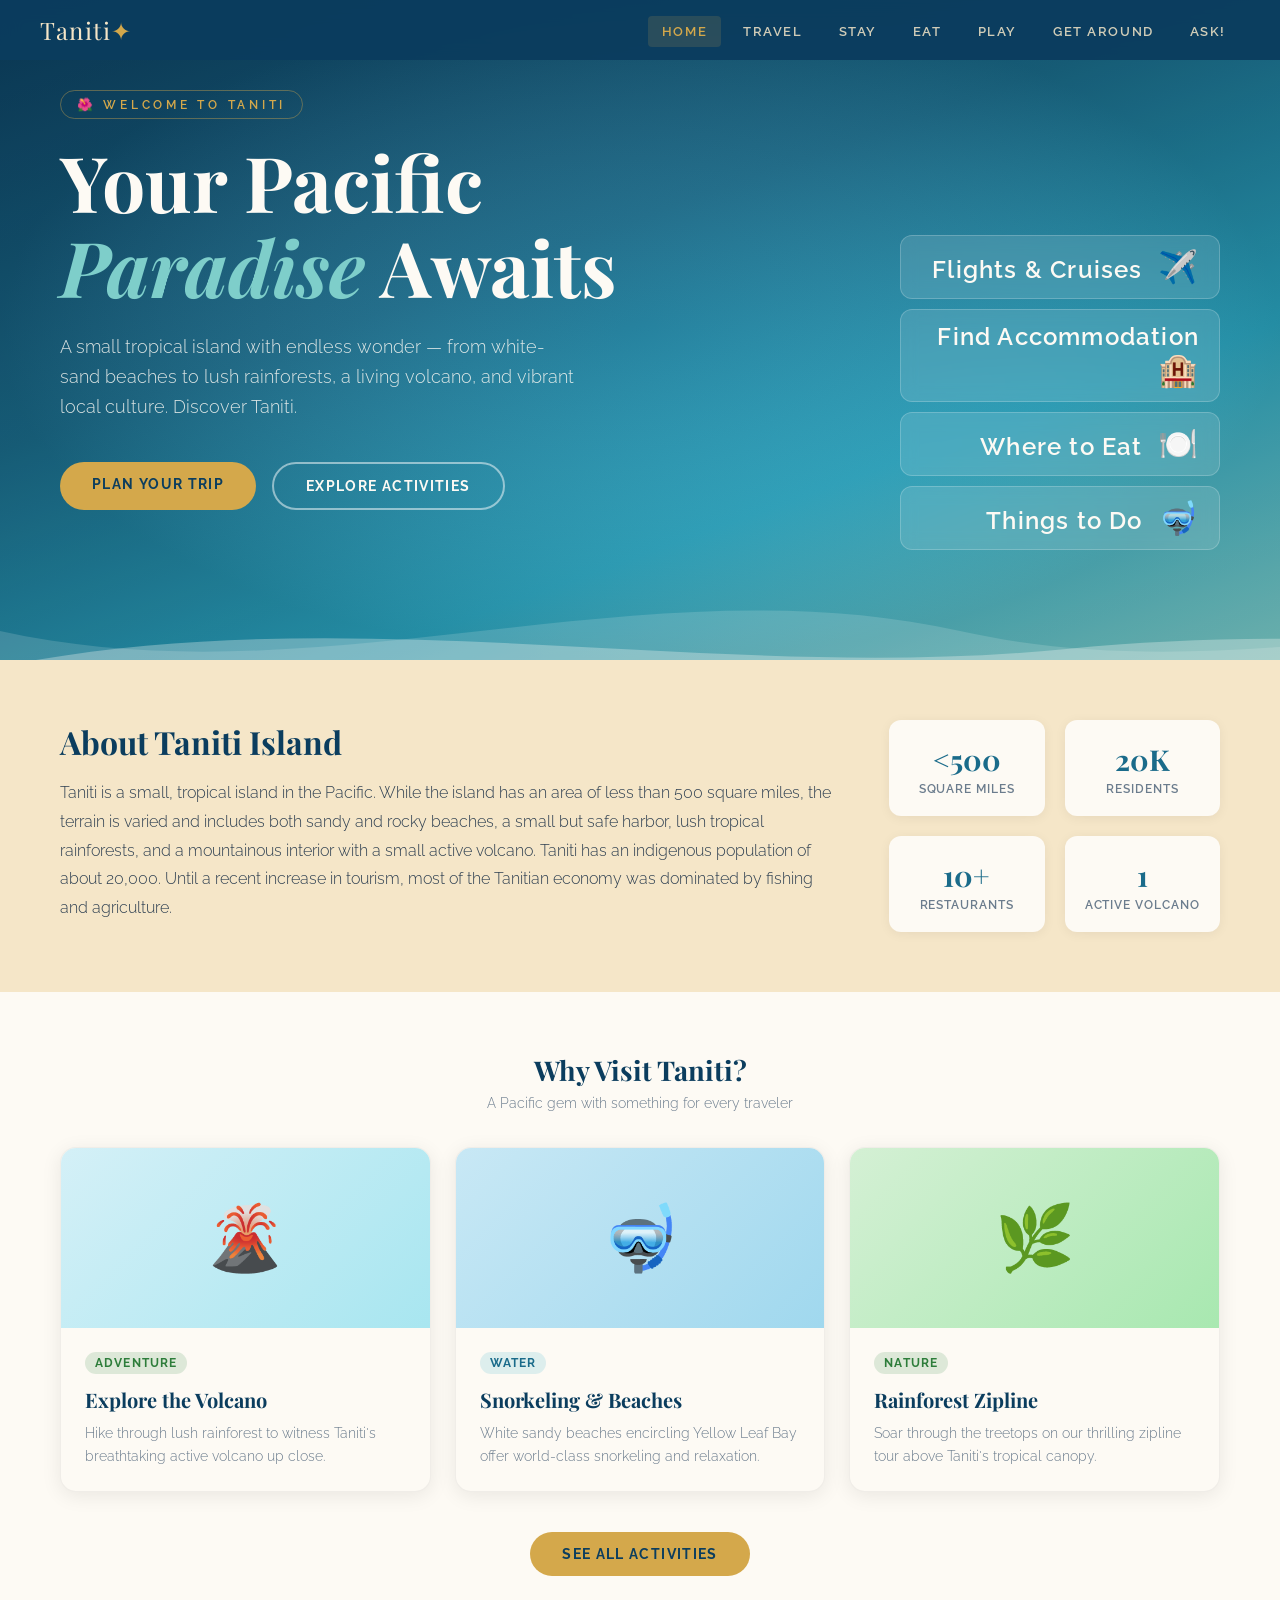
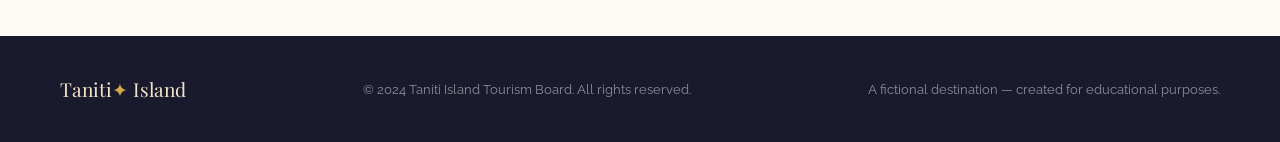
<file: index.html>
<!DOCTYPE html>
<html lang="en">
<head>
<meta charset="UTF-8">
<meta name="viewport" content="width=device-width, initial-scale=1.0">
<title>Taniti Island — Your Pacific Paradise</title>
<link rel="preconnect" href="https://fonts.googleapis.com">
<link href="https://fonts.googleapis.com/css2?family=Playfair+Display:ital,wght@0,400;0,700;1,400&family=Raleway:wght@300;400;500;600&display=swap" rel="stylesheet">
<link rel="stylesheet" href="styles.css">
<script src="script.js"></script>
</head>
<body>

<!-- NAVIGATION -->
<nav id="mainNav">
  <a class="nav-logo" href="index.html">Taniti<span>✦</span></a>
  <ul class="nav-links" id="navLinks">
    <li><a href="index.html" class="active" id="nav-home">Home</a></li>
    <li><a href="travel.html" id="nav-travel">Travel</a></li>
    <li><a href="stay.html" id="nav-stay">Stay</a></li>
    <li><a href="eat.html" id="nav-eat">Eat</a></li>
    <li><a href="play.html" id="nav-play">Play</a></li>
    <li><a href="getaround.html" id="nav-getaround">Get Around</a></li>
    <li><a href="ask.html" id="nav-ask">Ask!</a></li>
  </ul>
  <button class="hamburger" id="hamburger" onclick="toggleMenu()">
    <span></span><span></span><span></span>
  </button>
</nav>

<!-- ==================== HOME PAGE ==================== -->
  <section class="hero">
    <div class="hero-content">
      <span class="hero-eyebrow">🌺 Welcome to Taniti</span>
      <h1>Your Pacific <em>Paradise</em> Awaits</h1>
      <p>A small tropical island with endless wonder — from white-sand beaches to lush rainforests, a living volcano, and vibrant local culture. Discover Taniti.</p>
      <div class="hero-btns">
        <a href="travel.html" class="btn btn-primary">Plan Your Trip</a>
        <a href="play.html" class="btn btn-outline">Explore Activities</a>
      </div>
    </div>

    <div class="quick-nav">
      <a href="travel.html" class="quick-card">Flights & Cruises <span class="icon">✈️</span></a>
      <a href="stay.html" class="quick-card">Find Accommodation <span class="icon">🏨</span></a>
      <a href="eat.html" class="quick-card">Where to Eat <span class="icon">🍽️</span></a>
      <a href="play.html" class="quick-card">Things to Do <span class="icon">🤿</span></a>
    </div>

    <div class="waves">
      <svg viewBox="0 0 1440 80" xmlns="http://www.w3.org/2000/svg" preserveAspectRatio="none">
        <path d="M0,40 C180,80 360,0 540,40 C720,80 900,0 1080,40 C1260,80 1440,20 1440,40 L1440,80 L0,80 Z" fill="rgba(253,250,244,0.15)"/>
        <path d="M0,60 C200,20 400,70 600,50 C800,30 1000,70 1200,50 C1300,40 1380,60 1440,55 L1440,80 L0,80 Z" fill="rgba(253,250,244,0.3)"/>
      </svg>
    </div>
  </section>

  <section class="about-strip">
    <div class="about-text">
      <h2>About Taniti Island</h2>
      <p>Taniti is a small, tropical island in the Pacific. While the island has an area of less than 500 square miles, the terrain is varied and includes both sandy and rocky beaches, a small but safe harbor, lush tropical rainforests, and a mountainous interior with a small active volcano. Taniti has an indigenous population of about 20,000. Until a recent increase in tourism, most of the Tanitian economy was dominated by fishing and agriculture.</p>
    </div>
    <div class="island-stats">
      <div class="stat-box"><div class="num">&lt;500</div><div class="label">Square Miles</div></div>
      <div class="stat-box"><div class="num">20K</div><div class="label">Residents</div></div>
      <div class="stat-box"><div class="num">10+</div><div class="label">Restaurants</div></div>
      <div class="stat-box"><div class="num">1</div><div class="label">Active Volcano</div></div>
    </div>
  </section>

  <!-- Featured Activities Preview -->
  <section style="padding: 60px; background: var(--white);">
    <h2 class="sub-heading" style="text-align:center; margin-bottom:6px;">Why Visit Taniti?</h2>
    <p class="sub-desc" style="text-align:center; margin-bottom:36px;">A Pacific gem with something for every traveler</p>
    <div class="card-grid">

      <a class="card" href="play.html">
        <div class="card-img" style="background: linear-gradient(135deg,#d4f0f7,#a8e6f0);">🌋</div>
        <div class="card-body">
          <span class="card-tag tag-outdoor">Adventure</span>
          <h3>Explore the Volcano</h3>
          <p>Hike through lush rainforest to witness Taniti's breathtaking active volcano up close.</p>
        </div>
      </a>
      <a class="card" href="play.html">
        <div class="card-img" style="background: linear-gradient(135deg,#c8e8f5,#a0d8ee);">🤿</div>
        <div class="card-body">
          <span class="card-tag tag-water">Water</span>
          <h3>Snorkeling & Beaches</h3>
          <p>White sandy beaches encircling Yellow Leaf Bay offer world-class snorkeling and relaxation.</p>
        </div>
      </a>
      <a class="card" href="play.html" border-bottom="none">
        <div class="card-img" style="background: linear-gradient(135deg,#d4f0d4,#a8e8b0);">🌿</div>
        <div class="card-body">
          <span class="card-tag tag-outdoor">Nature</span>
          <h3>Rainforest Zipline</h3>
          <p>Soar through the treetops on our thrilling zipline tour above Taniti's tropical canopy.</p>
        </div>
      </a>
    </div>
    <div style="text-align:center; margin-top:10px;">
      <a class="btn btn-primary" href="play.html">See All Activities</a>
    </div>
  </section>

  <footer>
    <div class="logo">Taniti<span>✦</span> Island</div>
    <p>© 2024 Taniti Island Tourism Board. All rights reserved.</p>
    <p>A fictional destination — created for educational purposes.</p>
  </footer>
</div>

<!-- ==================== JAVASCRIPT ==================== -->
</body>
</html>
</file>
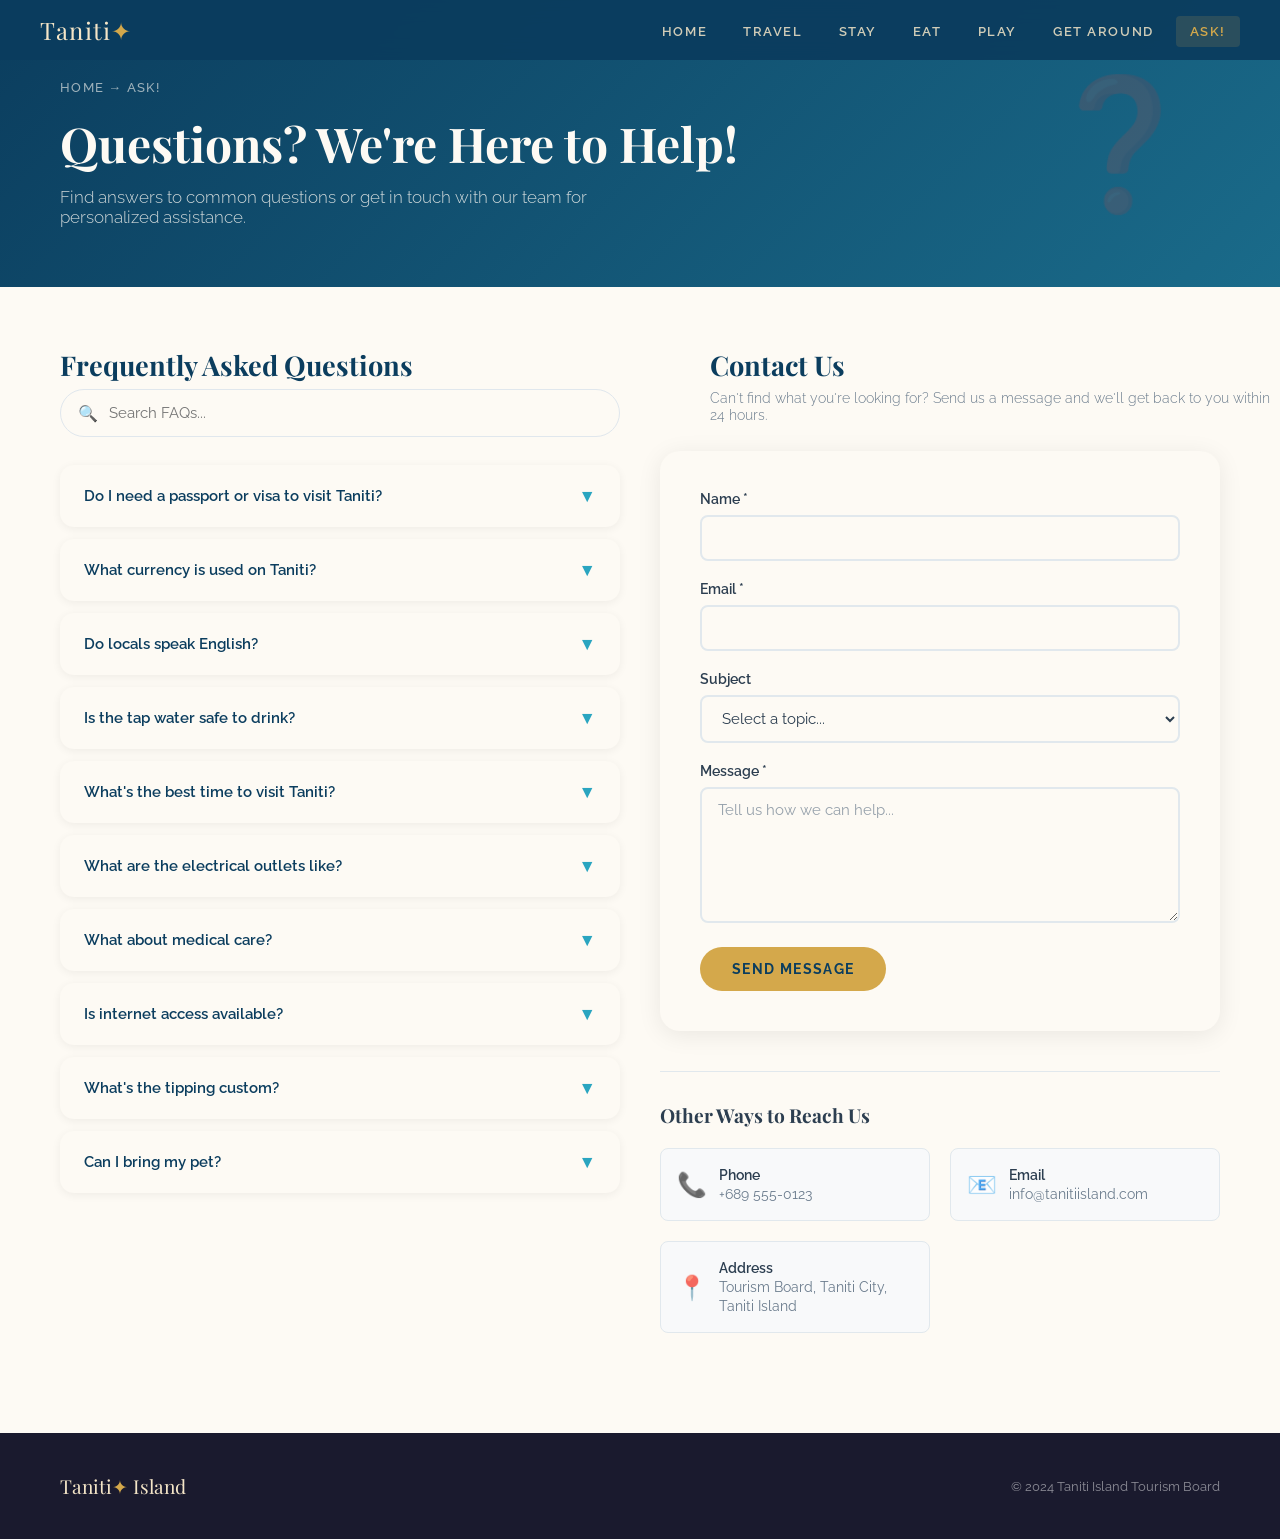
<file: ask.html>
<!DOCTYPE html>
<html lang="en">
<head>
<meta charset="UTF-8">
<meta name="viewport" content="width=device-width, initial-scale=1.0">
<title>Taniti Island — Ask!</title>
<link rel="preconnect" href="https://fonts.googleapis.com">
<link href="https://fonts.googleapis.com/css2?family=Playfair+Display:ital,wght@0,400;0,700;1,400&family=Raleway:wght@300;400;500;600&display=swap" rel="stylesheet">
<link rel="stylesheet" href="styles.css">
<script src="script.js"></script>
</head>
<body>

<!-- NAVIGATION -->
<nav id="mainNav">
  <a class="nav-logo" href="index.html">Taniti<span>✦</span></a>
  <ul class="nav-links" id="navLinks">
    <li><a href="index.html" id="nav-home">Home</a></li>
    <li><a href="travel.html" id="nav-travel">Travel</a></li>
    <li><a href="stay.html" id="nav-stay">Stay</a></li>
    <li><a href="eat.html" id="nav-eat">Eat</a></li>
    <li><a href="play.html" id="nav-play">Play</a></li>
    <li><a href="getaround.html" id="nav-getaround">Get Around</a></li>
    <li><a href="ask.html" class="active" id="nav-ask">Ask!</a></li>
  </ul>
  <button class="hamburger" id="hamburger" onclick="toggleMenu()">
    <span></span><span></span><span></span>
  </button>
</nav>

<!-- PAGE CONTENT -->
<div class="section-hero" data-emoji="❓">
  <div class="breadcrumb">Home → Ask!</div>
  <h1>Questions? We're Here to Help!</h1>
  <p>Find answers to common questions or get in touch with our team for personalized assistance.</p>
</div>

<div class="content-area">
  <div style="display: grid; grid-template-columns: 1fr 1fr; gap: 40px; margin-bottom: 40px;" id="page-ask">
    <div>
      <h2 class="sub-heading">Frequently Asked Questions</h2>
      <div class="faq-search-wrap">
        <input class = "faq-search" type="text" placeholder="Search FAQs..." onkeyup="filterFAQs(this.value)">
        <span class="faq-search-icon">🔍</span>
      </div>

      <div class="faq-list">
        <div class="faq-item" data-q="travel visa passport">
          <button class="faq-question" onclick="toggleFAQ(this)">Do I need a passport or visa to visit Taniti?<span class="faq-arrow">▼</span></button>
          <div class="faq-answer"><div class="faq-answer-inner">
            <p>A valid passport is required for all visitors to Taniti. Citizens of most countries can stay for up to 90 days without a visa. Check with your local embassy for specific requirements.</p>
          </div></div>
        </div>

        <div class="faq-item" data-q="currency money exchange">
          <button class="faq-question" onclick="toggleFAQ(this)">What currency is used on Taniti?<span class="faq-arrow">▼</span></button>
          <div class="faq-answer"><div class="faq-answer-inner">
            <p>The official currency is the Taniti Dollar (T$). US Dollars are widely accepted, and ATMs are available throughout the island. Credit cards are accepted at most hotels and restaurants.</p>
          </div></div>
        </div>

        <div class="faq-item" data-q="language english speak">
          <button class="faq-question" onclick="toggleFAQ(this)">Do locals speak English?<span class="faq-arrow">▼</span></button>
          <div class="faq-answer"><div class="faq-answer-inner">
            <p>English is widely spoken in tourist areas, hotels, and restaurants. Many locals speak English fluently, especially in Taniti City and Merriton Landing.</p>
          </div></div>
        </div>

        <div class="faq-item" data-q="water drink safe">
          <button class="faq-question" onclick="toggleFAQ(this)">Is the tap water safe to drink?<span class="faq-arrow">▼</span></button>
          <div class="faq-answer"><div class="faq-answer-inner">
            <p>Tap water is generally safe to drink in most areas, but bottled water is recommended for visitors. All hotels provide filtered or bottled water.</p>
          </div></div>
        </div>

        <div class="faq-item" data-q="weather climate best time">
          <button class="faq-question" onclick="toggleFAQ(this)">What's the best time to visit Taniti?<span class="faq-arrow">▼</span></button>
          <div class="faq-answer"><div class="faq-answer-inner">
            <p>The dry season (June-October) offers the best weather for outdoor activities. The island is beautiful year-round, but expect more rain during the wet season (November-May).</p>
          </div></div>
        </div>

        <div class="faq-item" data-q="electricity power outlet">
          <button class="faq-question" onclick="toggleFAQ(this)">What are the electrical outlets like?<span class="faq-arrow">▼</span></button>
          <div class="faq-answer"><div class="faq-answer-inner">
            <p>Taniti uses standard 120V outlets compatible with US plugs. Most hotels provide both US and European style adapters.</p>
          </div></div>
        </div>

        <div class="faq-item" data-q="medical hospital doctor">
          <button class="faq-question" onclick="toggleFAQ(this)">What about medical care?<span class="faq-arrow">▼</span></button>
          <div class="faq-answer"><div class="faq-answer-inner">
            <p>Taniti has a modern hospital in Taniti City and several clinics. Travel insurance is recommended. Pharmacies are well-stocked with both local and imported medications.</p>
          </div></div>
        </div>

        <div class="faq-item" data-q="internet wifi connection">
          <button class="faq-question" onclick="toggleFAQ(this)">Is internet access available?<span class="faq-arrow">▼</span></button>
          <div class="faq-answer"><div class="faq-answer-inner">
            <p>WiFi is available at all hotels and many restaurants. Cellular data works well throughout the island. Internet speeds are good in populated areas.</p>
          </div></div>
        </div>

        <div class="faq-item" data-q="tipping gratuity custom">
          <button class="faq-question" onclick="toggleFAQ(this)">What's the tipping custom?<span class="faq-arrow">▼</span></button>
          <div class="faq-answer"><div class="faq-answer-inner">
            <p>Tipping is appreciated but not mandatory. 10-15% is customary at restaurants. Taxi drivers and hotel staff appreciate small tips for good service.</p>
          </div></div>
        </div>

        <div class="faq-item" data-q="pets animals bring">
          <button class="faq-question" onclick="toggleFAQ(this)">Can I bring my pet?<span class="faq-arrow">▼</span></button>
          <div class="faq-answer"><div class="faq-answer-inner">
            <p>Pets are allowed but require special permits and quarantine procedures. Contact the Taniti Agriculture Department for requirements. Most hotels have pet-friendly options.</p>
          </div></div>
        </div>
      </div>
    </div>

    <div>
      <h2 class="sub-heading" style="position: relative; left: 50px;">Contact Us</h2>
      <p class="sub-desc" style="position: relative; left: 50px;" >Can't find what you're looking for? Send us a message and we'll get back to you within 24 hours.</p>

      <form id="contactForm" class="contact-form">
        <div class="form-group">
          <label for="name">Name *</label>
          <input type="text" id="name" name="name" required>
        </div>

        <div class="form-group">
          <label for="email">Email *</label>
          <input type="email" id="email" name="email" required>
        </div>

        <div class="form-group">
          <label for="subject">Subject</label>
          <select id="subject" name="subject">
            <option value="">Select a topic...</option>
            <option value="travel">Travel Information</option>
            <option value="accommodation">Hotels & Accommodation</option>
            <option value="activities">Activities & Tours</option>
            <option value="transportation">Transportation</option>
            <option value="dining">Dining & Restaurants</option>
            <option value="other">Other</option>
          </select>
        </div>

        <div class="form-group">
          <label for="message">Message *</label>
          <textarea id="message" name="message" rows="6" required placeholder="Tell us how we can help..."></textarea>
        </div>

        <button type="button" class="btn-primary" onclick="submitContact()">Send Message</button>
      </form>

      <div id="confirmationAsk" class="confirmation-box">
        <div class="confirmation-icon">✅</div>
        <h3>Message Sent!</h3>
        <p>Thank you for contacting us. We'll respond to your message within 24 hours.</p>
        <button class="btn-secondary" onclick="resetContact()">Send Another Message</button>
      </div>

      <div class="contact-info">
        <h3>Other Ways to Reach Us</h3>
        <div class="contact-methods">
          <div class="contact-method">
            <span class="contact-icon">📞</span>
            <div>
              <strong>Phone</strong><br>
              +689 555-0123
            </div>
          </div>
          <div class="contact-method">
            <span class="contact-icon">📧</span>
            <div>
              <strong>Email</strong><br>
              info@tanitiisland.com
            </div>
          </div>
          <div class="contact-method">
            <span class="contact-icon">📍</span>
            <div>
              <strong>Address</strong><br>
              Tourism Board, Taniti City, Taniti Island
            </div>
          </div>
        </div>
      </div>
    </div>
  </div>
</div>

<footer>
  <div class="logo">Taniti<span>✦</span> Island</div>
  <p>© 2024 Taniti Island Tourism Board</p>
</footer>

</body>
</html>
</file>
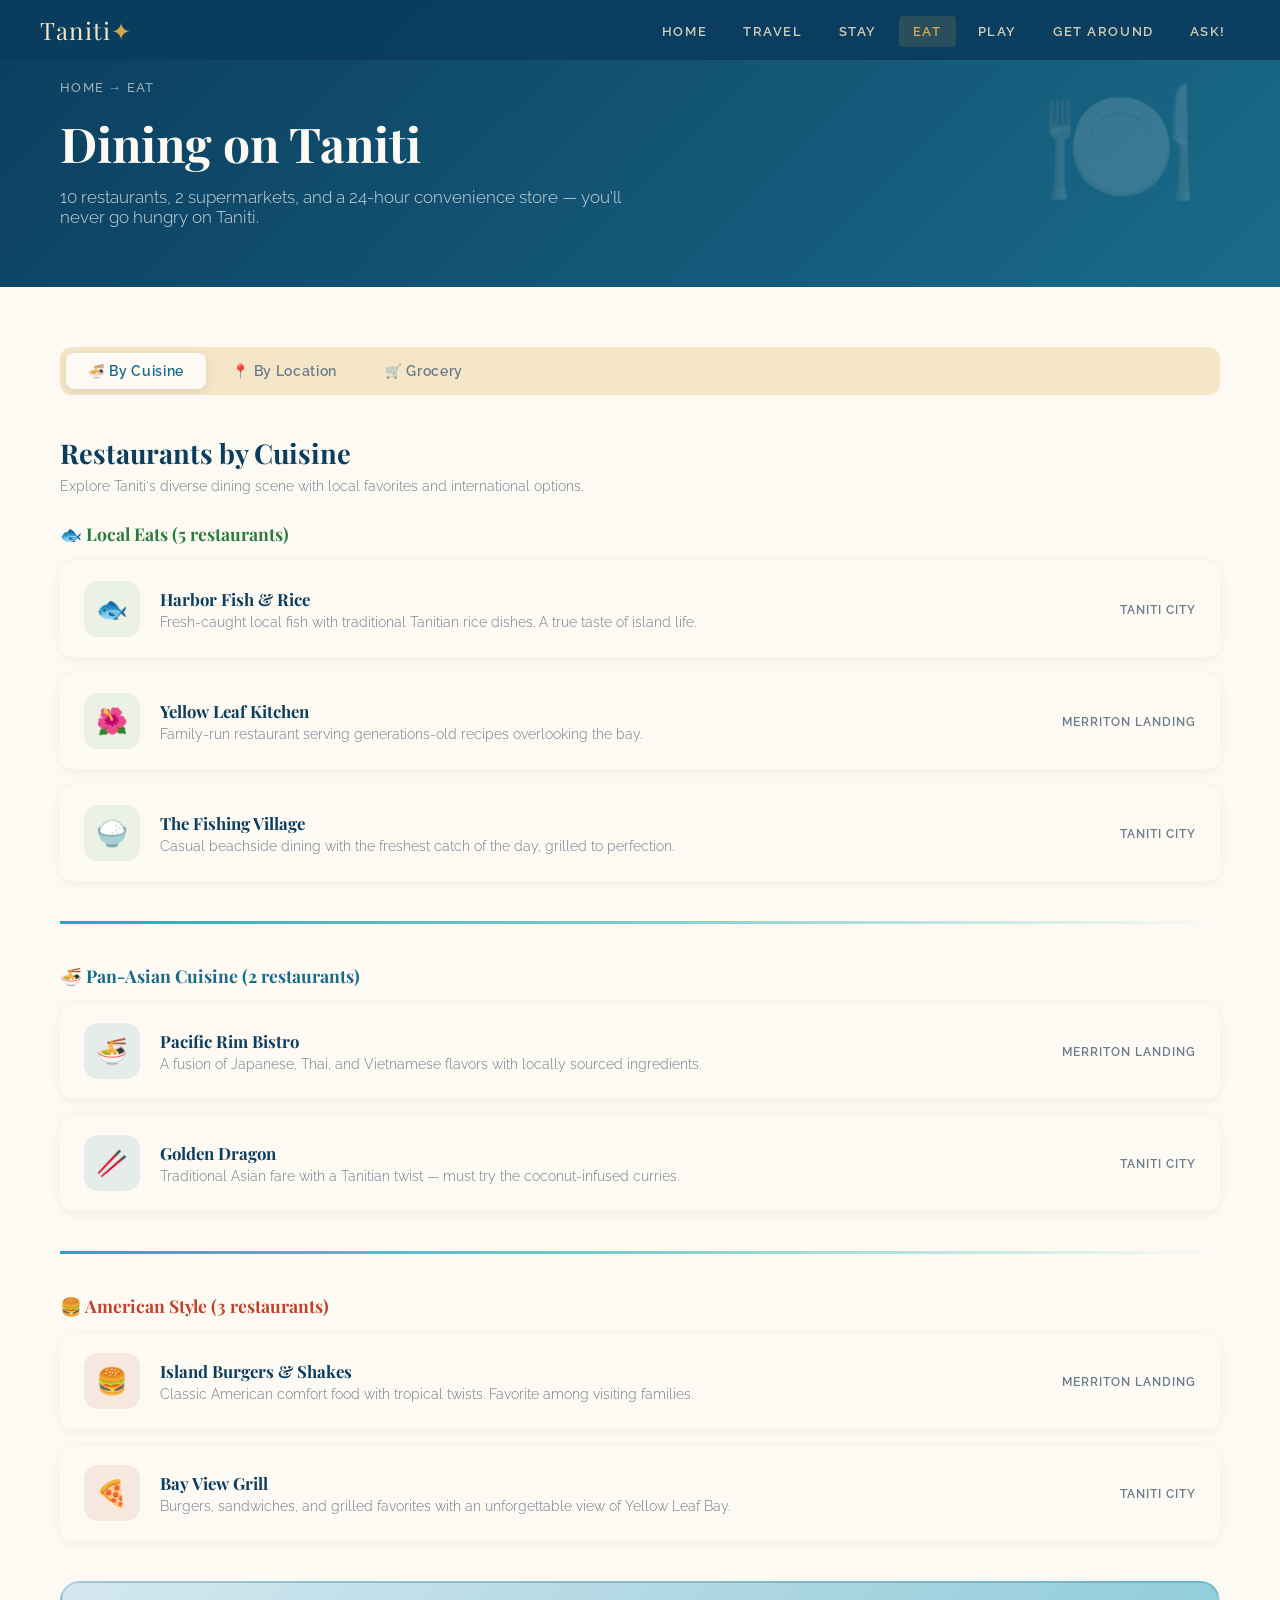
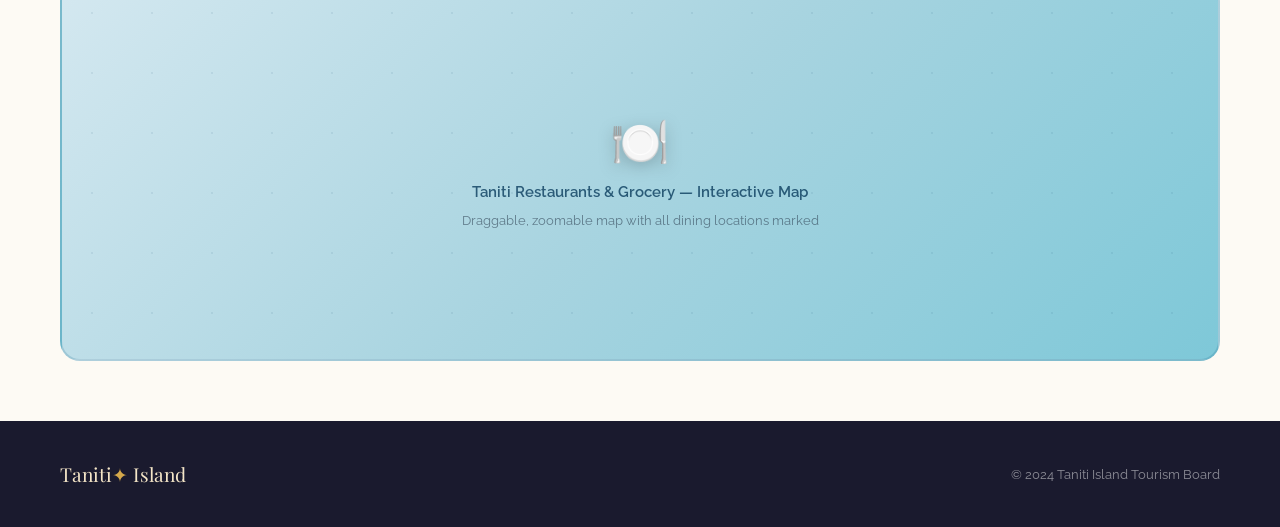
<file: eat.html>
<!DOCTYPE html>
<html lang="en">
<head>
<meta charset="UTF-8">
<meta name="viewport" content="width=device-width, initial-scale=1.0">
<title>Taniti Island — Eat</title>
<link rel="preconnect" href="https://fonts.googleapis.com">
<link href="https://fonts.googleapis.com/css2?family=Playfair+Display:ital,wght@0,400;0,700;1,400&family=Raleway:wght@300;400;500;600&display=swap" rel="stylesheet">
<link rel="stylesheet" href="styles.css">
<script src="script.js"></script>
</head>
<body>

<!-- NAVIGATION -->
<nav id="mainNav">
  <a class="nav-logo" href="index.html">Taniti<span>✦</span></a>
  <ul class="nav-links" id="navLinks">
    <li><a href="index.html" id="nav-home">Home</a></li>
    <li><a href="travel.html" id="nav-travel">Travel</a></li>
    <li><a href="stay.html" id="nav-stay">Stay</a></li>
    <li><a href="eat.html" class="active" id="nav-eat">Eat</a></li>
    <li><a href="play.html" id="nav-play">Play</a></li>
    <li><a href="getaround.html" id="nav-getaround">Get Around</a></li>
    <li><a href="ask.html" id="nav-ask">Ask!</a></li>
  </ul>
  <button class="hamburger" id="hamburger" onclick="toggleMenu()">
    <span></span><span></span><span></span>
  </button>
</nav>

<!-- PAGE CONTENT -->
<div class="section-hero" data-emoji="🍽️">
  <div class="breadcrumb">Home → Eat</div>
  <h1>Dining on Taniti</h1>
  <p>10 restaurants, 2 supermarkets, and a 24-hour convenience store — you'll never go hungry on Taniti.</p>
</div>

<div class="content-area">
  <div class="tabs">
    <button class="tab-btn active" onclick="switchTab('eat', 'bycuisine')">🍜 By Cuisine</button>
    <button class="tab-btn" onclick="switchTab('eat', 'bylocation')">📍 By Location</button>
    <button class="tab-btn" onclick="switchTab('eat', 'grocery')">🛒 Grocery</button>
  </div>

  <div id="eat-tab-bycuisine" class="tab-content active">
    <h2 class="sub-heading">Restaurants by Cuisine</h2>
    <p class="sub-desc">Explore Taniti's diverse dining scene with local favorites and international options.</p>

    <div style="margin-bottom: 28px;">
      <h3 style="font-family: 'Playfair Display', serif; color: var(--palm); margin-bottom: 16px; font-size: 1.1rem;">🐟 Local Eats (5 restaurants)</h3>
      <div class="restaurant-list">
        <div class="restaurant-item">
          <div class="r-icon" style="background: rgba(76,168,90,0.1);">🐟</div>
          <div>
            <h4>Harbor Fish & Rice</h4>
            <p>Fresh-caught local fish with traditional Tanitian rice dishes. A true taste of island life.</p>
          </div>
          <div class="r-location">Taniti City</div>
        </div>
        <div class="restaurant-item">
          <div class="r-icon" style="background: rgba(76,168,90,0.1);">🌺</div>
          <div>
            <h4>Yellow Leaf Kitchen</h4>
            <p>Family-run restaurant serving generations-old recipes overlooking the bay.</p>
          </div>
          <div class="r-location">Merriton Landing</div>
        </div>
        <div class="restaurant-item">
          <div class="r-icon" style="background: rgba(76,168,90,0.1);">🍚</div>
          <div>
            <h4>The Fishing Village</h4>
            <p>Casual beachside dining with the freshest catch of the day, grilled to perfection.</p>
          </div>
          <div class="r-location">Taniti City</div>
        </div>
      </div>
    </div>

    <hr class="section-divider">

    <div style="margin-bottom: 28px;">
      <h3 style="font-family: 'Playfair Display', serif; color: var(--ocean); margin-bottom: 16px; font-size: 1.1rem;">🍜 Pan-Asian Cuisine (2 restaurants)</h3>
      <div class="restaurant-list">
        <div class="restaurant-item">
          <div class="r-icon" style="background: rgba(26,107,138,0.1);">🍜</div>
          <div>
            <h4>Pacific Rim Bistro</h4>
            <p>A fusion of Japanese, Thai, and Vietnamese flavors with locally sourced ingredients.</p>
          </div>
          <div class="r-location">Merriton Landing</div>
        </div>
        <div class="restaurant-item">
          <div class="r-icon" style="background: rgba(26,107,138,0.1);">🥢</div>
          <div>
            <h4>Golden Dragon</h4>
            <p>Traditional Asian fare with a Tanitian twist — must try the coconut-infused curries.</p>
          </div>
          <div class="r-location">Taniti City</div>
        </div>
      </div>
    </div>

    <hr class="section-divider">

    <div>
      <h3 style="font-family: 'Playfair Display', serif; color: var(--volcano); margin-bottom: 16px; font-size: 1.1rem;">🍔 American Style (3 restaurants)</h3>
      <div class="restaurant-list">
        <div class="restaurant-item">
          <div class="r-icon" style="background: rgba(192,67,43,0.1);">🍔</div>
          <div>
            <h4>Island Burgers & Shakes</h4>
            <p>Classic American comfort food with tropical twists. Favorite among visiting families.</p>
          </div>
          <div class="r-location">Merriton Landing</div>
        </div>
        <div class="restaurant-item">
          <div class="r-icon" style="background: rgba(192,67,43,0.1);">🍕</div>
          <div>
            <h4>Bay View Grill</h4>
            <p>Burgers, sandwiches, and grilled favorites with an unforgettable view of Yellow Leaf Bay.</p>
          </div>
          <div class="r-location">Taniti City</div>
        </div>
      </div>
    </div>
  </div>

  <div id="eat-tab-bylocation" class="tab-content">
    <div class="tabs" style="margin-bottom: 28px; background: rgba(26,107,138,0.08);">
      <button class="tab-btn active" onclick="switchTab('loc', 'tacity')">🏙️ Taniti City</button>
      <button class="tab-btn" onclick="switchTab('loc', 'merriton')">⚓ Merriton Landing</button>
    </div>
    <div id="loc-tab-tacity" class="tab-content active">
      <h2 class="sub-heading">Taniti City Restaurants</h2>
      <p class="sub-desc">The heart of the island, near native architecture and the white-sand beach.</p>
      <div class="restaurant-list">
        <div class="restaurant-item"><div class="r-icon" style="background:rgba(76,168,90,0.1);">🐟</div><div><h4>Harbor Fish & Rice</h4><p>Local fish and rice dishes.</p></div><div class="r-location">Local Cuisine</div></div>
        <div class="restaurant-item"><div class="r-icon" style="background:rgba(76,168,90,0.1);">🍚</div><div><h4>The Fishing Village</h4><p>Beachside casual dining.</p></div><div class="r-location">Local Cuisine</div></div>
        <div class="restaurant-item"><div class="r-icon" style="background:rgba(26,107,138,0.1);">🥢</div><div><h4>Golden Dragon</h4><p>Pan-Asian fusion.</p></div><div class="r-location">Pan-Asian</div></div>
        <div class="restaurant-item"><div class="r-icon" style="background:rgba(192,67,43,0.1);">🍕</div><div><h4>Bay View Grill</h4><p>American-style with bay views.</p></div><div class="r-location">American</div></div>
      </div>
    </div>
    <div id="loc-tab-merriton" class="tab-content">
      <h2 class="sub-heading">Merriton Landing Restaurants</h2>
      <p class="sub-desc">The rapidly developing north side of Yellow Leaf Bay — Taniti's entertainment hub.</p>
      <div class="restaurant-list">
        <div class="restaurant-item"><div class="r-icon" style="background:rgba(76,168,90,0.1);">🌺</div><div><h4>Yellow Leaf Kitchen</h4><p>Traditional family recipes.</p></div><div class="r-location">Local Cuisine</div></div>
        <div class="restaurant-item"><div class="r-icon" style="background:rgba(26,107,138,0.1);">🍜</div><div><h4>Pacific Rim Bistro</h4><p>Japanese, Thai & Vietnamese.</p></div><div class="r-location">Pan-Asian</div></div>
        <div class="restaurant-item"><div class="r-icon" style="background:rgba(192,67,43,0.1);">🍔</div><div><h4>Island Burgers & Shakes</h4><p>Classic comfort food with a twist.</p></div><div class="r-location">American</div></div>
      </div>
    </div>
  </div>

  <div id="eat-tab-grocery" class="tab-content">
    <h2 class="sub-heading">Grocery & Convenience</h2>
    <p class="sub-desc">Stock up on local produce or find familiar favorites at Taniti's grocery stores.</p>
    <div class="card-grid">
      <div class="card">
        <div class="card-img" style="background: linear-gradient(135deg,#d4f0d4,#b0e8b8);">🛒</div>
        <div class="card-body"><span class="card-tag tag-local">Supermarket</span><h3>Taniti Fresh Market</h3><p>Large supermarket with local and imported goods. Fresh produce and seafood daily.</p></div>
      </div>
      <div class="card">
        <div class="card-img" style="background: linear-gradient(135deg,#d8e4f8,#b8ccf0);">🏪</div>
        <div class="card-body"><span class="card-tag tag-local">Supermarket</span><h3>Island Grocery Co.</h3><p>Second large supermarket near Merriton Landing with a wide selection of local and international items.</p></div>
      </div>
      <div class="card">
        <div class="card-img" style="background: linear-gradient(135deg,#fce4c8,#f8d0a0);">🌙</div>
        <div class="card-body"><span class="card-tag tag-family">24 Hours</span><h3>Bay Convenience Store</h3><p>Open 24 hours a day — perfect for late-night snacks or early morning supplies before your adventure.</p></div>
      </div>
    </div>
    <p style="margin-top:16px; font-size:0.85rem; color: var(--light-text); font-style: italic;">Also: two smaller neighborhood grocery stores located throughout the island.</p>
  </div>

  <div class="map-container">
    <div class="map-pin">🍽️</div>
    <p>Taniti Restaurants & Grocery — Interactive Map</p>
    <span>Draggable, zoomable map with all dining locations marked</span>
  </div>
</div>

<footer>
  <div class="logo">Taniti<span>✦</span> Island</div>
  <p>© 2024 Taniti Island Tourism Board</p>
</footer>

</body>
</html>
</file>
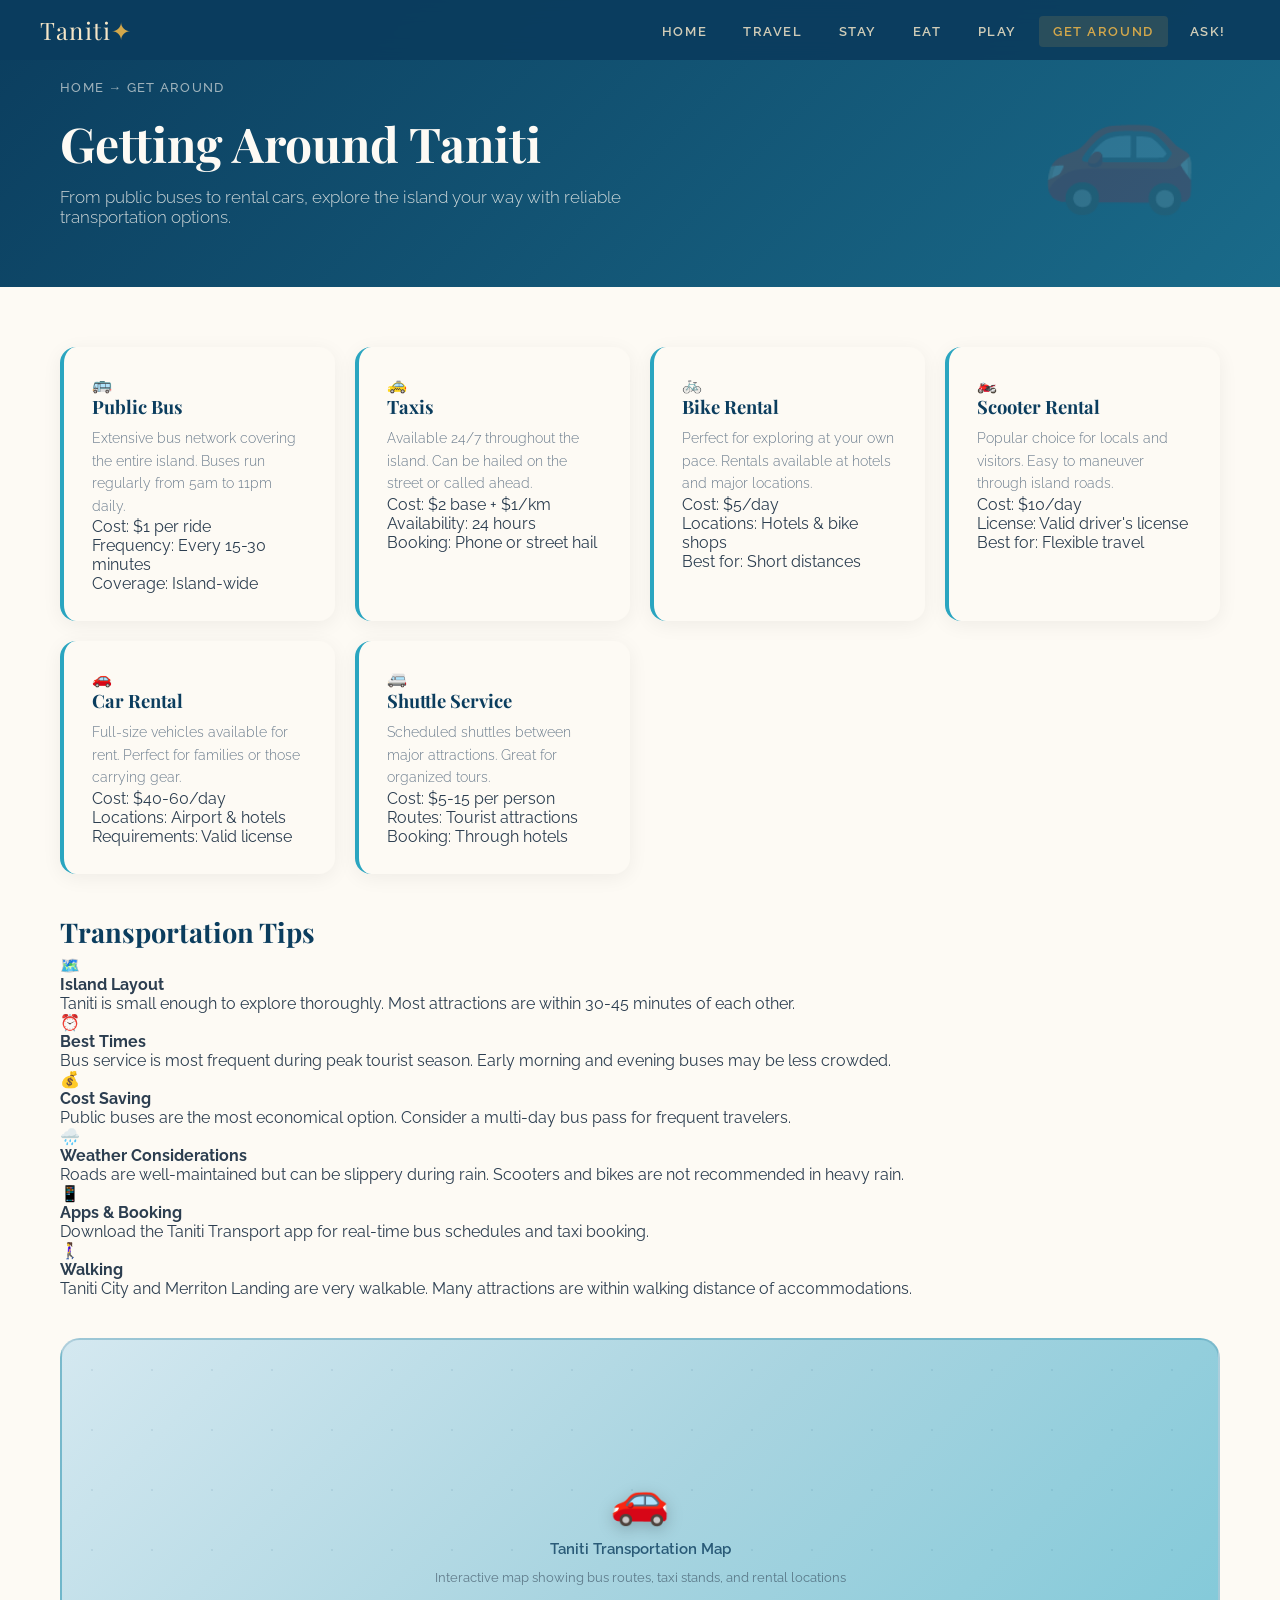
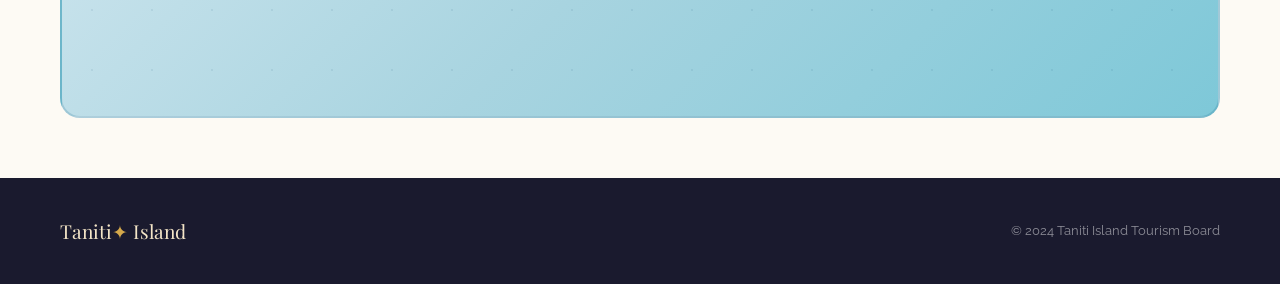
<file: getaround.html>
<!DOCTYPE html>
<html lang="en">
<head>
<meta charset="UTF-8">
<meta name="viewport" content="width=device-width, initial-scale=1.0">
<title>Taniti Island — Get Around</title>
<link rel="preconnect" href="https://fonts.googleapis.com">
<link href="https://fonts.googleapis.com/css2?family=Playfair+Display:ital,wght@0,400;0,700;1,400&family=Raleway:wght@300;400;500;600&display=swap" rel="stylesheet">
<link rel="stylesheet" href="styles.css">
<script src="script.js"></script>
</head>
<body>

<!-- NAVIGATION -->
<nav id="mainNav">
  <a class="nav-logo" href="index.html">Taniti<span>✦</span></a>
  <ul class="nav-links" id="navLinks">
    <li><a href="index.html" id="nav-home">Home</a></li>
    <li><a href="travel.html" id="nav-travel">Travel</a></li>
    <li><a href="stay.html" id="nav-stay">Stay</a></li>
    <li><a href="eat.html" id="nav-eat">Eat</a></li>
    <li><a href="play.html" id="nav-play">Play</a></li>
    <li><a href="getaround.html" class="active" id="nav-getaround">Get Around</a></li>
    <li><a href="ask.html" id="nav-ask">Ask!</a></li>
  </ul>
  <button class="hamburger" id="hamburger" onclick="toggleMenu()">
    <span></span><span></span><span></span>
  </button>
</nav>

<!-- PAGE CONTENT -->
<div class="section-hero" data-emoji="🚗">
  <div class="breadcrumb">Home → Get Around</div>
  <h1>Getting Around Taniti</h1>
  <p>From public buses to rental cars, explore the island your way with reliable transportation options.</p>
</div>

<div class="content-area">
  <div class="transport-grid">
    <div class="transport-card">
      <div class="transport-icon">🚌</div>
      <h3>Public Bus</h3>
      <p>Extensive bus network covering the entire island. Buses run regularly from 5am to 11pm daily.</p>
      <div class="transport-details">
        <div class="detail-item"><span>Cost:</span> $1 per ride</div>
        <div class="detail-item"><span>Frequency:</span> Every 15-30 minutes</div>
        <div class="detail-item"><span>Coverage:</span> Island-wide</div>
      </div>
    </div>

    <div class="transport-card">
      <div class="transport-icon">🚕</div>
      <h3>Taxis</h3>
      <p>Available 24/7 throughout the island. Can be hailed on the street or called ahead.</p>
      <div class="transport-details">
        <div class="detail-item"><span>Cost:</span> $2 base + $1/km</div>
        <div class="detail-item"><span>Availability:</span> 24 hours</div>
        <div class="detail-item"><span>Booking:</span> Phone or street hail</div>
      </div>
    </div>

    <div class="transport-card">
      <div class="transport-icon">🚲</div>
      <h3>Bike Rental</h3>
      <p>Perfect for exploring at your own pace. Rentals available at hotels and major locations.</p>
      <div class="transport-details">
        <div class="detail-item"><span>Cost:</span> $5/day</div>
        <div class="detail-item"><span>Locations:</span> Hotels & bike shops</div>
        <div class="detail-item"><span>Best for:</span> Short distances</div>
      </div>
    </div>

    <div class="transport-card">
      <div class="transport-icon">🏍️</div>
      <h3>Scooter Rental</h3>
      <p>Popular choice for locals and visitors. Easy to maneuver through island roads.</p>
      <div class="transport-details">
        <div class="detail-item"><span>Cost:</span> $10/day</div>
        <div class="detail-item"><span>License:</span> Valid driver's license</div>
        <div class="detail-item"><span>Best for:</span> Flexible travel</div>
      </div>
    </div>

    <div class="transport-card">
      <div class="transport-icon">🚗</div>
      <h3>Car Rental</h3>
      <p>Full-size vehicles available for rent. Perfect for families or those carrying gear.</p>
      <div class="transport-details">
        <div class="detail-item"><span>Cost:</span> $40-60/day</div>
        <div class="detail-item"><span>Locations:</span> Airport & hotels</div>
        <div class="detail-item"><span>Requirements:</span> Valid license</div>
      </div>
    </div>

    <div class="transport-card">
      <div class="transport-icon">🚐</div>
      <h3>Shuttle Service</h3>
      <p>Scheduled shuttles between major attractions. Great for organized tours.</p>
      <div class="transport-details">
        <div class="detail-item"><span>Cost:</span> $5-15 per person</div>
        <div class="detail-item"><span>Routes:</span> Tourist attractions</div>
        <div class="detail-item"><span>Booking:</span> Through hotels</div>
      </div>
    </div>
  </div>

  <div style="margin-top: 40px;">
    <h2 class="sub-heading">Transportation Tips</h2>
    <div class="tips-grid">
      <div class="tip-card">
        <div class="tip-icon">🗺️</div>
        <h4>Island Layout</h4>
        <p>Taniti is small enough to explore thoroughly. Most attractions are within 30-45 minutes of each other.</p>
      </div>
      <div class="tip-card">
        <div class="tip-icon">⏰</div>
        <h4>Best Times</h4>
        <p>Bus service is most frequent during peak tourist season. Early morning and evening buses may be less crowded.</p>
      </div>
      <div class="tip-card">
        <div class="tip-icon">💰</div>
        <h4>Cost Saving</h4>
        <p>Public buses are the most economical option. Consider a multi-day bus pass for frequent travelers.</p>
      </div>
      <div class="tip-card">
        <div class="tip-icon">🌧️</div>
        <h4>Weather Considerations</h4>
        <p>Roads are well-maintained but can be slippery during rain. Scooters and bikes are not recommended in heavy rain.</p>
      </div>
      <div class="tip-card">
        <div class="tip-icon">📱</div>
        <h4>Apps & Booking</h4>
        <p>Download the Taniti Transport app for real-time bus schedules and taxi booking.</p>
      </div>
      <div class="tip-card">
        <div class="tip-icon">🚶‍♀️</div>
        <h4>Walking</h4>
        <p>Taniti City and Merriton Landing are very walkable. Many attractions are within walking distance of accommodations.</p>
      </div>
    </div>
  </div>

  <div class="map-container">
    <div class="map-pin">🚗</div>
    <p>Taniti Transportation Map</p>
    <span>Interactive map showing bus routes, taxi stands, and rental locations</span>
  </div>
</div>

<footer>
  <div class="logo">Taniti<span>✦</span> Island</div>
  <p>© 2024 Taniti Island Tourism Board</p>
</footer>

</body>
</html>
</file>
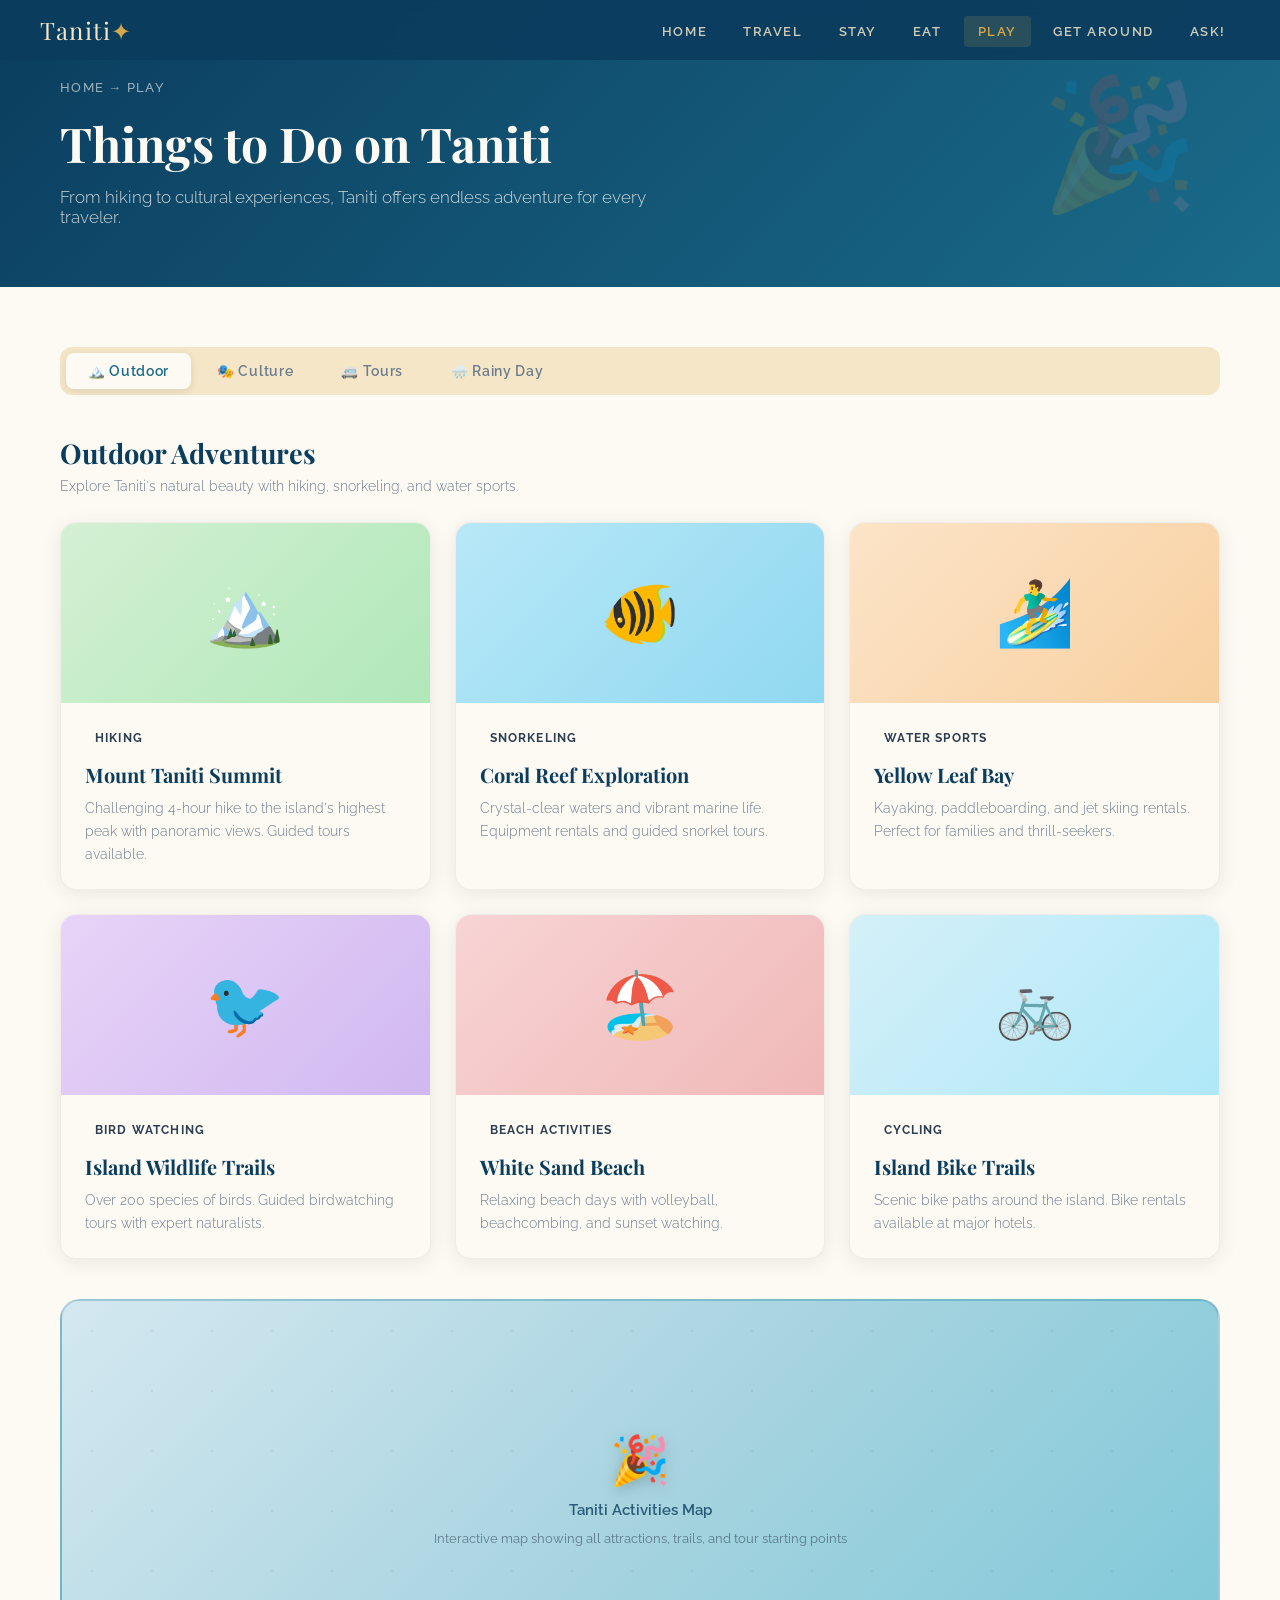
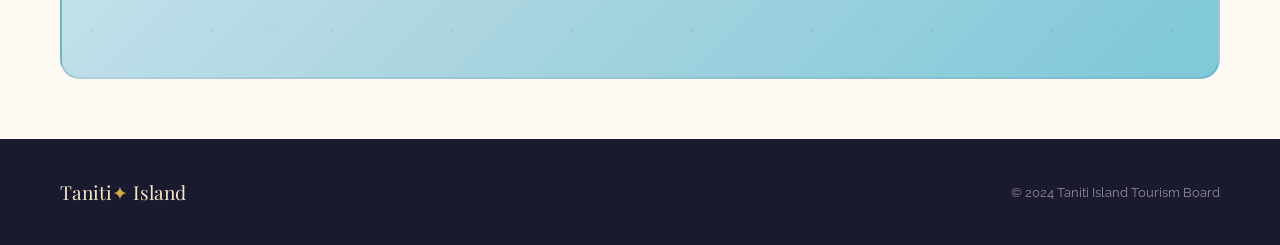
<file: play.html>
<!DOCTYPE html>
<html lang="en">
<head>
<meta charset="UTF-8">
<meta name="viewport" content="width=device-width, initial-scale=1.0">
<title>Taniti Island — Play</title>
<link rel="preconnect" href="https://fonts.googleapis.com">
<link href="https://fonts.googleapis.com/css2?family=Playfair+Display:ital,wght@0,400;0,700;1,400&family=Raleway:wght@300;400;500;600&display=swap" rel="stylesheet">
<link rel="stylesheet" href="styles.css">
<script src="script.js"></script>
</head>
<body>

<!-- NAVIGATION -->
<nav id="mainNav">
  <a class="nav-logo" href="index.html">Taniti<span>✦</span></a>
  <ul class="nav-links" id="navLinks">
    <li><a href="index.html" id="nav-home">Home</a></li>
    <li><a href="travel.html" id="nav-travel">Travel</a></li>
    <li><a href="stay.html" id="nav-stay">Stay</a></li>
    <li><a href="eat.html" id="nav-eat">Eat</a></li>
    <li><a href="play.html" class="active" id="nav-play">Play</a></li>
    <li><a href="getaround.html" id="nav-getaround">Get Around</a></li>
    <li><a href="ask.html" id="nav-ask">Ask!</a></li>
  </ul>
  <button class="hamburger" id="hamburger" onclick="toggleMenu()">
    <span></span><span></span><span></span>
  </button>
</nav>

<!-- PAGE CONTENT -->
<div class="section-hero" data-emoji="🎉">
  <div class="breadcrumb">Home → Play</div>
  <h1>Things to Do on Taniti</h1>
  <p>From hiking to cultural experiences, Taniti offers endless adventure for every traveler.</p>
</div>

<div class="content-area">
  <div class="tabs">
    <button class="tab-btn active" onclick="switchTab('play', 'outdoor')">🏔️ Outdoor</button>
    <button class="tab-btn" onclick="switchTab('play', 'culture')">🎭 Culture</button>
    <button class="tab-btn" onclick="switchTab('play', 'tours')">🚐 Tours</button>
    <button class="tab-btn" onclick="switchTab('play', 'rainyday')">🌧️ Rainy Day</button>
  </div>

  <div id="play-tab-outdoor" class="tab-content active">
    <h2 class="sub-heading">Outdoor Adventures</h2>
    <p class="sub-desc">Explore Taniti's natural beauty with hiking, snorkeling, and water sports.</p>
    <div class="card-grid">
      <div class="card">
        <div class="card-img" style="background: linear-gradient(135deg,#d4f0d4,#b0e8b8);">🏔️</div>
        <div class="card-body"><span class="card-tag tag-adventure">Hiking</span><h3>Mount Taniti Summit</h3><p>Challenging 4-hour hike to the island's highest peak with panoramic views. Guided tours available.</p></div>
      </div>
      <div class="card">
        <div class="card-img" style="background: linear-gradient(135deg,#b8e8f8,#90d8f0);">🐠</div>
        <div class="card-body"><span class="card-tag tag-adventure">Snorkeling</span><h3>Coral Reef Exploration</h3><p>Crystal-clear waters and vibrant marine life. Equipment rentals and guided snorkel tours.</p></div>
      </div>
      <div class="card">
        <div class="card-img" style="background: linear-gradient(135deg,#fce4c8,#f8d0a0);">🏄‍♂️</div>
        <div class="card-body"><span class="card-tag tag-adventure">Water Sports</span><h3>Yellow Leaf Bay</h3><p>Kayaking, paddleboarding, and jet skiing rentals. Perfect for families and thrill-seekers.</p></div>
      </div>
      <div class="card">
        <div class="card-img" style="background: linear-gradient(135deg,#e8d4f8,#d0b8f0);">🐦</div>
        <div class="card-body"><span class="card-tag tag-nature">Bird Watching</span><h3>Island Wildlife Trails</h3><p>Over 200 species of birds. Guided birdwatching tours with expert naturalists.</p></div>
      </div>
      <div class="card">
        <div class="card-img" style="background: linear-gradient(135deg,#f8d4d4,#f0b8b8);">🏖️</div>
        <div class="card-body"><span class="card-tag tag-relax">Beach Activities</span><h3>White Sand Beach</h3><p>Relaxing beach days with volleyball, beachcombing, and sunset watching.</p></div>
      </div>
      <div class="card">
        <div class="card-img" style="background: linear-gradient(135deg,#d4f0f8,#b0e8f8);">🚲</div>
        <div class="card-body"><span class="card-tag tag-adventure">Cycling</span><h3>Island Bike Trails</h3><p>Scenic bike paths around the island. Bike rentals available at major hotels.</p></div>
      </div>
    </div>
  </div>

  <div id="play-tab-culture" class="tab-content">
    <h2 class="sub-heading">Cultural Experiences</h2>
    <p class="sub-desc">Immerse yourself in Taniti's rich heritage and traditions.</p>
    <div class="card-grid">
      <div class="card">
        <div class="card-img" style="background: linear-gradient(135deg,#fce4c8,#f8d0a0);">🏛️</div>
        <div class="card-body"><span class="card-tag tag-culture">History</span><h3>Taniti Museum</h3><p>Learn about the island's history from ancient times to modern day. Artifacts and interactive exhibits.</p></div>
      </div>
      <div class="card">
        <div class="card-img" style="background: linear-gradient(135deg,#e8d4f8,#d0b8f0);">🎨</div>
        <div class="card-body"><span class="card-tag tag-culture">Arts</span><h3>Local Art Galleries</h3><p>Contemporary and traditional Tanitian art. Visit galleries in Taniti City and Merriton Landing.</p></div>
      </div>
      <div class="card">
        <div class="card-img" style="background: linear-gradient(135deg,#d4f0d4,#b0e8b8);">🎵</div>
        <div class="card-body"><span class="card-tag tag-culture">Music</span><h3>Island Music Festival</h3><p>Weekly live music at the Taniti Amphitheater. Traditional and contemporary island sounds.</p></div>
      </div>
      <div class="card">
        <div class="card-img" style="background: linear-gradient(135deg,#f8d4d4,#f0b8b8);">🕺</div>
        <div class="card-body"><span class="card-tag tag-culture">Dance</span><h3>Cultural Dance Shows</h3><p>Traditional Tanitian dance performances. Learn basic steps in interactive workshops.</p></div>
      </div>
      <div class="card">
        <div class="card-img" style="background: linear-gradient(135deg,#d4f0f8,#b0e8f8);">🏺</div>
        <div class="card-body"><span class="card-tag tag-culture">Crafts</span><h3>Artisan Workshops</h3><p>Learn traditional crafts like weaving, pottery, and jewelry making from local artisans.</p></div>
      </div>
      <div class="card">
        <div class="card-img" style="background: linear-gradient(135deg,#f8e4d4,#f0d0b8);">🌺</div>
        <div class="card-body"><span class="card-tag tag-culture">Festivals</span><h3>Island Festivals</h3><p>Join local celebrations, markets, and cultural events throughout the year.</p></div>
      </div>
    </div>
  </div>

  <div id="play-tab-tours" class="tab-content">
    <h2 class="sub-heading">Guided Tours</h2>
    <p class="sub-desc">Expert-led tours to discover Taniti's hidden gems and must-see attractions.</p>
    <div class="card-grid">
      <div class="card">
        <div class="card-img" style="background: linear-gradient(135deg,#d4f0d4,#b0e8b8);">🌺</div>
        <div class="card-body"><span class="card-tag tag-tour">Full Day</span><h3>Island Explorer Tour</h3><p>Comprehensive tour covering all major attractions. Includes lunch and transportation.</p></div>
      </div>
      <div class="card">
        <div class="card-img" style="background: linear-gradient(135deg,#b8e8f8,#90d8f0);">🏔️</div>
        <div class="card-body"><span class="card-tag tag-tour">Adventure</span><h3>Mountain & Beach Tour</h3><p>Hike to Mount Taniti summit then relax on secluded beaches. Perfect for active travelers.</p></div>
      </div>
      <div class="card">
        <div class="card-img" style="background: linear-gradient(135deg,#fce4c8,#f8d0a0);">🐠</div>
        <div class="card-body"><span class="card-tag tag-tour">Marine</span><h3>Snorkeling Adventure</h3><p>Full-day snorkeling tour with professional guides. Visit multiple reef locations.</p></div>
      </div>
      <div class="card">
        <div class="card-img" style="background: linear-gradient(135deg,#e8d4f8,#d0b8f0);">🏛️</div>
        <div class="card-body"><span class="card-tag tag-tour">Cultural</span><h3>Heritage Tour</h3><p>Explore Taniti's history and culture. Visit museums, traditional villages, and sacred sites.</p></div>
      </div>
      <div class="card">
        <div class="card-img" style="background: linear-gradient(135deg,#f8d4d4,#f0b8b8);">🚲</div>
        <div class="card-body"><span class="card-tag tag-tour">Bike Tour</span><h3>Coastal Bike Adventure</h3><p>Guided bike tour along scenic coastal paths. Includes bike rental and refreshments.</p></div>
      </div>
      <div class="card">
        <div class="card-img" style="background: linear-gradient(135deg,#d4f0f8,#b0e8f8);">🌅</div>
        <div class="card-body"><span class="card-tag tag-tour">Sunset</span><h3>Sunset Sail Tour</h3><p>Romantic evening sail around Yellow Leaf Bay with champagne and appetizers.</p></div>
      </div>
    </div>
  </div>

  <div id="play-tab-rainyday" class="tab-content">
    <h2 class="sub-heading">Rainy Day Activities</h2>
    <p class="sub-desc">Indoor and covered activities for when the weather doesn't cooperate.</p>
    <div class="card-grid">
      <div class="card">
        <div class="card-img" style="background: linear-gradient(135deg,#fce4c8,#f8d0a0);">🏛️</div>
        <div class="card-body"><span class="card-tag tag-indoor">Museum</span><h3>Taniti Museum</h3><p>Interactive exhibits about island history, culture, and natural history. Indoor galleries.</p></div>
      </div>
      <div class="card">
        <div class="card-img" style="background: linear-gradient(135deg,#e8d4f8,#d0b8f0);">🎨</div>
        <div class="card-body"><span class="card-tag tag-indoor">Arts</span><h3>Art Galleries</h3><p>Visit indoor art galleries featuring local and international artists. Many with cafes.</p></div>
      </div>
      <div class="card">
        <div class="card-img" style="background: linear-gradient(135deg,#d4f0d4,#b0e8b8);">🎭</div>
        <div class="card-body"><span class="card-tag tag-indoor">Theater</span><h3>Taniti Amphitheater</h3><p>Covered outdoor theater with indoor backup space for performances and concerts.</p></div>
      </div>
      <div class="card">
        <div class="card-img" style="background: linear-gradient(135deg,#f8d4d4,#f0b8b8);">🛍️</div>
        <div class="card-body"><span class="card-tag tag-indoor">Shopping</span><h3>Island Markets</h3><p>Covered markets and indoor shopping centers with local crafts and souvenirs.</p></div>
      </div>
      <div class="card">
        <div class="card-img" style="background: linear-gradient(135deg,#d4f0f8,#b0e8f8);">🍽️</div>
        <div class="card-body"><span class="card-tag tag-indoor">Dining</span><h3>Indoor Restaurants</h3><p>Enjoy Taniti's cuisine indoors at restaurants with covered patios and full indoor seating.</p></div>
      </div>
      <div class="card">
        <div class="card-img" style="background: linear-gradient(135deg,#f8e4d4,#f0d0b8);">📚</div>
        <div class="card-body"><span class="card-tag tag-indoor">Library</span><h3>Taniti Public Library</h3><p>Free indoor activities including reading rooms, internet access, and cultural programs.</p></div>
      </div>
    </div>
  </div>

  <div class="map-container">
    <div class="map-pin">🎉</div>
    <p>Taniti Activities Map</p>
    <span>Interactive map showing all attractions, trails, and tour starting points</span>
  </div>
</div>

<footer>
  <div class="logo">Taniti<span>✦</span> Island</div>
  <p>© 2024 Taniti Island Tourism Board</p>
</footer>

</body>
</html>
</file>
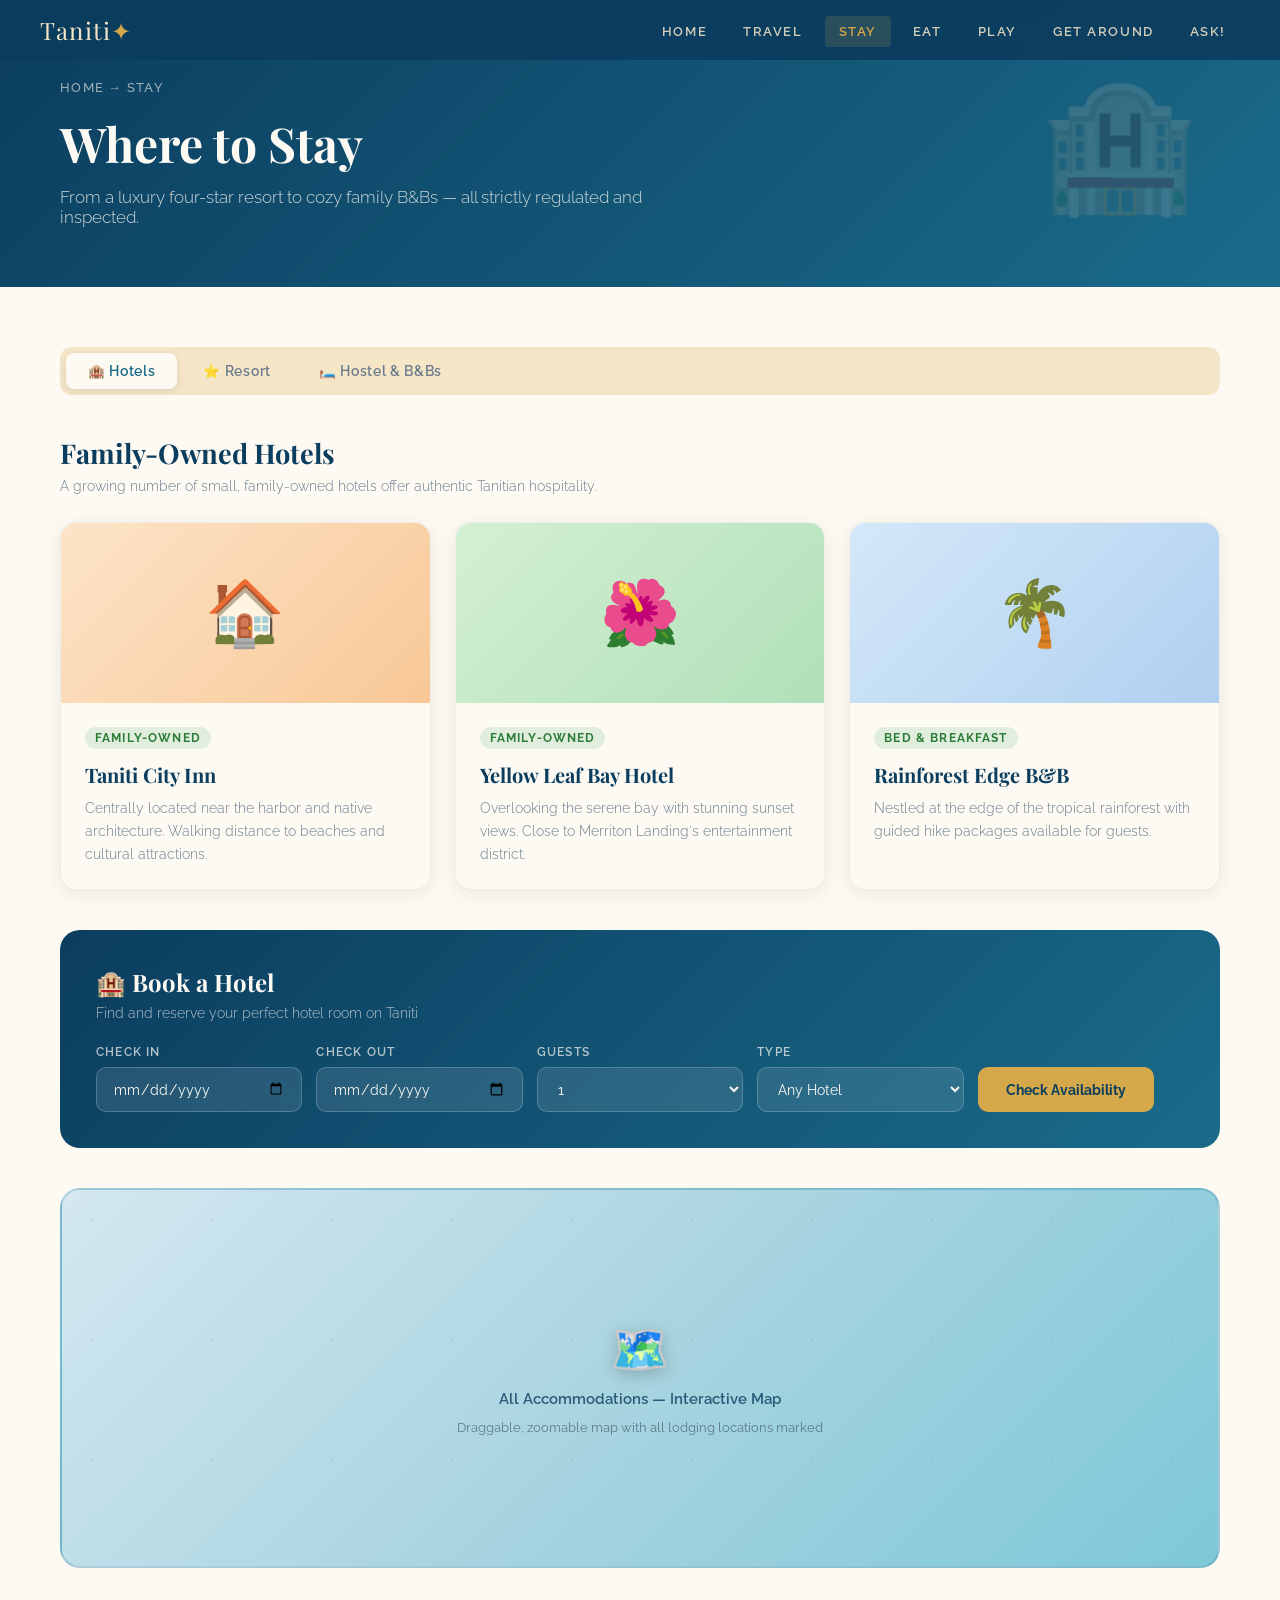
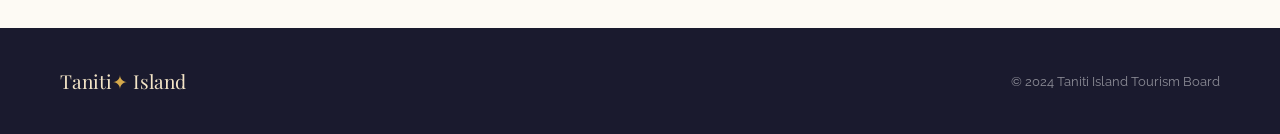
<file: stay.html>
<!DOCTYPE html>
<html lang="en">
<head>
<meta charset="UTF-8">
<meta name="viewport" content="width=device-width, initial-scale=1.0">
<title>Taniti Island — Stay</title>
<link rel="preconnect" href="https://fonts.googleapis.com">
<link href="https://fonts.googleapis.com/css2?family=Playfair+Display:ital,wght@0,400;0,700;1,400&family=Raleway:wght@300;400;500;600&display=swap" rel="stylesheet">
<link rel="stylesheet" href="styles.css">
<script src="script.js"></script>
</head>
<body>

<!-- NAVIGATION -->
<nav id="mainNav">
  <a class="nav-logo" href="index.html">Taniti<span>✦</span></a>
  <ul class="nav-links" id="navLinks">
    <li><a href="index.html" id="nav-home">Home</a></li>
    <li><a href="travel.html" id="nav-travel">Travel</a></li>
    <li><a href="stay.html" class="active" id="nav-stay">Stay</a></li>
    <li><a href="eat.html" id="nav-eat">Eat</a></li>
    <li><a href="play.html" id="nav-play">Play</a></li>
    <li><a href="getaround.html" id="nav-getaround">Get Around</a></li>
    <li><a href="ask.html" id="nav-ask">Ask!</a></li>
  </ul>
  <button class="hamburger" id="hamburger" onclick="toggleMenu()">
    <span></span><span></span><span></span>
  </button>
</nav>

<!-- PAGE CONTENT -->
<div class="section-hero" data-emoji="🏨">
  <div class="breadcrumb">Home → Stay</div>
  <h1>Where to Stay</h1>
  <p>From a luxury four-star resort to cozy family B&Bs — all strictly regulated and inspected.</p>
</div>

<div class="content-area">
  <div class="tabs">
    <button class="tab-btn active" onclick="switchTab('stay', 'hotels')">🏨 Hotels</button>
    <button class="tab-btn" onclick="switchTab('stay', 'resort')">⭐ Resort</button>
    <button class="tab-btn" onclick="switchTab('stay', 'hostel')">🛏️ Hostel & B&Bs</button>
  </div>

  <div id="stay-tab-hotels" class="tab-content active">
    <h2 class="sub-heading">Family-Owned Hotels</h2>
    <p class="sub-desc">A growing number of small, family-owned hotels offer authentic Tanitian hospitality.</p>
    <div class="card-grid">
      <div class="card">
        <div class="card-img" style="background: linear-gradient(135deg,#fce4c8,#f8c896);">🏠</div>
        <div class="card-body">
          <span class="card-tag tag-local">Family-Owned</span>
          <h3>Taniti City Inn</h3>
          <p>Centrally located near the harbor and native architecture. Walking distance to beaches and cultural attractions.</p>
        </div>
      </div>
      <div class="card">
        <div class="card-img" style="background: linear-gradient(135deg,#d4f0d4,#b0e0b8);">🌺</div>
        <div class="card-body">
          <span class="card-tag tag-local">Family-Owned</span>
          <h3>Yellow Leaf Bay Hotel</h3>
          <p>Overlooking the serene bay with stunning sunset views. Close to Merriton Landing's entertainment district.</p>
        </div>
      </div>
      <div class="card">
        <div class="card-img" style="background: linear-gradient(135deg,#d4e8f8,#b0d0f0);">🌴</div>
        <div class="card-body">
          <span class="card-tag tag-local">Bed & Breakfast</span>
          <h3>Rainforest Edge B&B</h3>
          <p>Nestled at the edge of the tropical rainforest with guided hike packages available for guests.</p>
        </div>
      </div>
    </div>

    <div class="booking-widget">
      <h3>🏨 Book a Hotel</h3>
      <p>Find and reserve your perfect hotel room on Taniti</p>
      <div class="booking-form">
        <div class="form-group"><label>Check In</label><input type="date"></div>
        <div class="form-group"><label>Check Out</label><input type="date"></div>
        <div class="form-group"><label>Guests</label>
          <select><option>1</option><option>2</option><option>3</option><option>4+</option></select>
        </div>
        <div class="form-group"><label>Type</label>
          <select><option>Any Hotel</option><option>Family-Owned</option><option>B&B</option></select>
        </div>
        <div class="form-group"><label>&nbsp;</label><button class="btn-book" onclick="showConfirmation()">Check Availability</button></div>
      </div>
    </div>
  </div>

  <div id="stay-tab-resort" class="tab-content">
    <h2 class="sub-heading">Four-Star Resort</h2>
    <p class="sub-desc">Taniti's premier accommodation — the island's only large resort with full amenities.</p>
    <div class="card-grid">
      <div class="card">
        <div class="card-img" style="background: linear-gradient(135deg,#fce4a0,#f8c84a); font-size: 5rem;">🌟</div>
        <div class="card-body">
          <span class="card-tag tag-resort">Four-Star Resort</span>
          <h3>Taniti Grand Resort</h3>
          <p>The island's flagship luxury property with ocean views, a full-service spa, multiple dining options, and direct beach access on Yellow Leaf Bay.</p>
        </div>
      </div>
    </div>
    <div class="booking-widget">
      <h3>⭐ Resort Reservation</h3>
      <p>Book your luxury stay at Taniti Grand Resort</p>
      <div class="booking-form">
        <div class="form-group"><label>Arrival</label><input type="date"></div>
        <div class="form-group"><label>Departure</label><input type="date"></div>
        <div class="form-group"><label>Room Type</label>
          <select><option>Ocean View Suite</option><option>Garden Room</option><option>Beachfront Villa</option></select>
        </div>
        <div class="form-group"><label>Guests</label>
          <select><option>1</option><option>2</option><option>3</option><option>4+</option></select>
        </div>
        <div class="form-group"><label>&nbsp;</label><button class="btn-book" onclick="showConfirmation()">Reserve Now</button></div>
      </div>
    </div>
  </div>

  <div id="stay-tab-hostel" class="tab-content">
    <h2 class="sub-heading">Budget-Friendly Stays</h2>
    <p class="sub-desc">Taniti's hostel provides affordable accommodation for backpackers and solo travelers.</p>
    <div class="card-grid">
      <div class="card">
        <div class="card-img" style="background: linear-gradient(135deg,#e0d4f0,#c8b8e8);">🛏️</div>
        <div class="card-body">
          <span class="card-tag tag-budget">Hostel</span>
          <h3>Taniti Backpackers Hostel</h3>
          <p>Clean, friendly, and affordable. Dorm and private rooms available. Great place to meet fellow travelers exploring the island.</p>
        </div>
      </div>
    </div>
    <div class="booking-widget">
      <h3>🛏️ Hostel Booking</h3>
      <p>Reserve a bed or private room at Taniti's hostel</p>
      <div class="booking-form">
        <div class="form-group"><label>Check In</label><input type="date"></div>
        <div class="form-group"><label>Check Out</label><input type="date"></div>
        <div class="form-group"><label>Room Type</label>
          <select><option>Dorm Bed</option><option>Private Room</option></select>
        </div>
        <div class="form-group"><label>&nbsp;</label><button class="btn-book" onclick="showConfirmation()">Book Bed</button></div>
      </div>
    </div>
  </div>

  <div class="map-container">
    <div class="map-pin">🗺️</div>
    <p>All Accommodations — Interactive Map</p>
    <span>Draggable, zoomable map with all lodging locations marked</span>
  </div>
</div>

<footer>
  <div class="logo">Taniti<span>✦</span> Island</div>
  <p>© 2024 Taniti Island Tourism Board</p>
</footer>

</body>
</html>
</file>
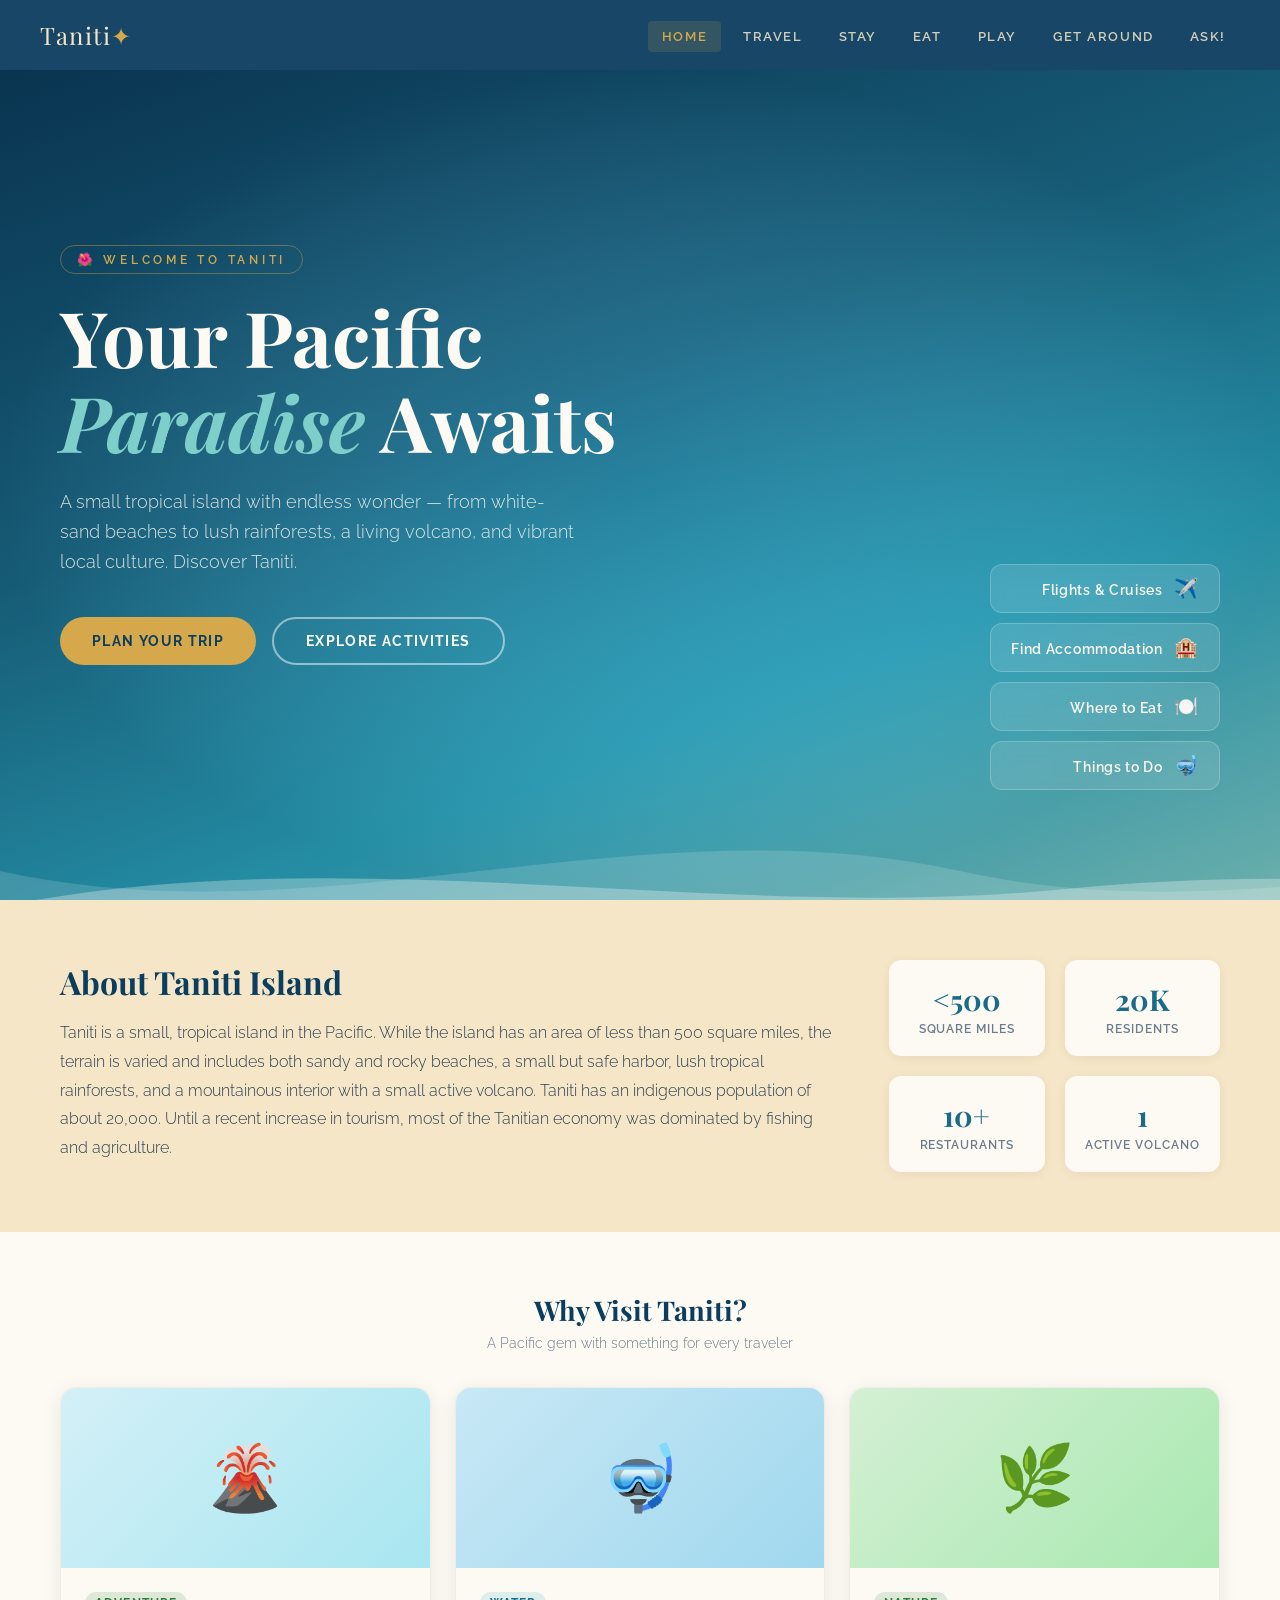
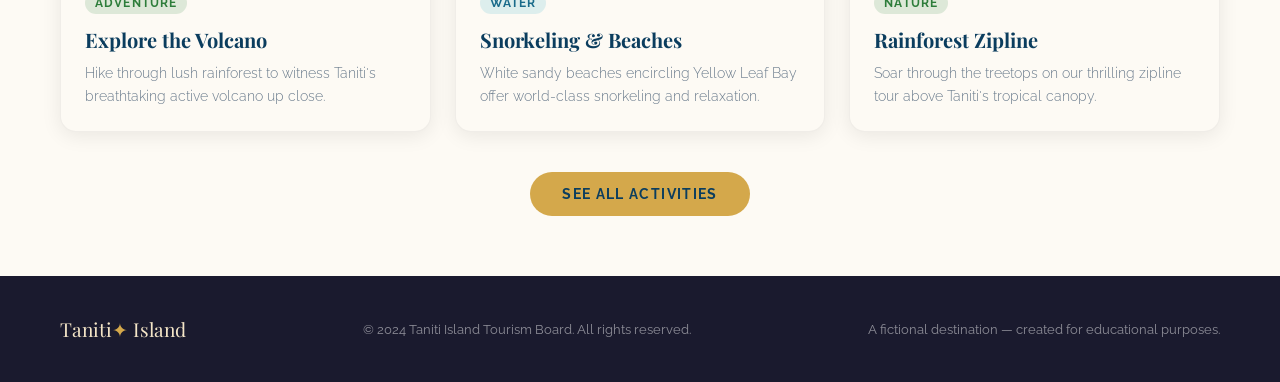
<file: taniti_island.html>
<!DOCTYPE html>
<html lang="en">
<head>
<meta charset="UTF-8">
<meta name="viewport" content="width=device-width, initial-scale=1.0">
<title>Taniti Island — Your Pacific Paradise</title>
<link rel="preconnect" href="https://fonts.googleapis.com">
<link href="https://fonts.googleapis.com/css2?family=Playfair+Display:ital,wght@0,400;0,700;1,400&family=Raleway:wght@300;400;500;600&display=swap" rel="stylesheet">

<style>
  /* ===== CSS VARIABLES ===== */
  :root {
    --sand: #F5E6C8;
    --deep-ocean: #0B3D5E;
    --ocean: #1A6B8A;
    --lagoon: #2AA5C0;
    --seafoam: #7ECECA;
    --palm: #2D7D3A;
    --leaf: #4CA85A;
    --volcano: #C0432B;
    --gold: #D4A84B;
    --white: #FDFAF4;
    --dark: #1A1A2E;
    --text: #2C3E50;
    --light-text: #6B7C8D;
    --nav-h: 70px;
  }

  * { margin: 0; padding: 0; box-sizing: border-box; }

  html { scroll-behavior: smooth; }

  body {
    font-family: 'Raleway', sans-serif;
    background: var(--white);
    color: var(--text);
    overflow-x: hidden;
  }

  /* ===== NAVIGATION ===== */
  nav {
    position: fixed;
    top: 0; left: 0; right: 0;
    z-index: 1000;
    height: var(--nav-h);
    background: rgba(11, 61, 94, 0.95);
    backdrop-filter: blur(10px);
    display: flex;
    align-items: center;
    justify-content: space-between;
    padding: 0 40px;
    transition: background 0.3s;
  }

  nav.scrolled { background: rgba(11, 61, 94, 1); }

  .nav-logo {
    font-family: 'Playfair Display', serif;
    font-size: 1.5rem;
    color: var(--sand);
    text-decoration: none;
    letter-spacing: 0.05em;
  }

  .nav-logo span { color: var(--gold); }

  .nav-links {
    display: flex;
    gap: 8px;
    list-style: none;
  }

  .nav-links a {
    color: rgba(245, 230, 200, 0.85);
    text-decoration: none;
    font-size: 0.82rem;
    font-weight: 600;
    letter-spacing: 0.12em;
    text-transform: uppercase;
    padding: 8px 14px;
    border-radius: 4px;
    transition: all 0.2s;
  }

  .nav-links a:hover {
    color: var(--sand);
    background: rgba(255,255,255,0.1);
  }

  .nav-links a.active {
    color: var(--gold);
    background: rgba(212, 168, 75, 0.15);
  }

  .hamburger {
    display: none;
    flex-direction: column;
    gap: 5px;
    background: none;
    border: none;
    cursor: pointer;
    padding: 8px;
  }

  .hamburger span {
    display: block;
    width: 24px;
    height: 2px;
    background: var(--sand);
    transition: all 0.3s;
  }

  /* ===== PAGES / SECTIONS ===== */
  .page {
    display: none;
    min-height: 100vh;
    padding-top: var(--nav-h);
    animation: fadeIn 0.4s ease;
  }

  .page.active { display: block; }

  @keyframes fadeIn {
    from { opacity: 0; transform: translateY(10px); }
    to { opacity: 1; transform: translateY(0); }
  }

  /* ===== HERO ===== */
  .hero {
    min-height: calc(100vh - var(--nav-h));
    background: linear-gradient(160deg, var(--deep-ocean) 0%, var(--ocean) 40%, var(--lagoon) 70%, var(--seafoam) 100%);
    position: relative;
    display: flex;
    align-items: center;
    overflow: hidden;
  }

  .hero::before {
    content: '';
    position: absolute;
    inset: 0;
    background: url("data:image/svg+xml,%3Csvg xmlns='http://www.w3.org/2000/svg' width='100%25' height='100%25'%3E%3Cdefs%3E%3CradialGradient id='a' cx='50%25' cy='50%25'%3E%3Cstop offset='0' stop-color='%23ffffff' stop-opacity='.03'/%3E%3Cstop offset='1' stop-color='%23000000' stop-opacity='.15'/%3E%3C/radialGradient%3E%3C/defs%3E%3Crect width='100%25' height='100%25' fill='url(%23a)'/%3E%3C/svg%3E");
  }

  /* Wave decoration */
  .waves {
    position: absolute;
    bottom: 0; left: 0; right: 0;
    height: 100px;
    overflow: hidden;
  }

  .waves svg { display: block; width: 200%; animation: wave 8s linear infinite; }

  @keyframes wave {
    from { transform: translateX(0); }
    to { transform: translateX(-50%); }
  }

  .hero-content {
    position: relative;
    z-index: 2;
    max-width: 750px;
    padding: 60px 60px 120px;
  }

  .hero-eyebrow {
    display: inline-block;
    color: var(--gold);
    font-size: 0.78rem;
    font-weight: 600;
    letter-spacing: 0.3em;
    text-transform: uppercase;
    margin-bottom: 20px;
    border: 1px solid rgba(212,168,75,0.4);
    padding: 6px 16px;
    border-radius: 20px;
  }

  .hero h1 {
    font-family: 'Playfair Display', serif;
    font-size: clamp(2.8rem, 6vw, 5.5rem);
    color: var(--white);
    line-height: 1.1;
    margin-bottom: 24px;
  }

  .hero h1 em {
    font-style: italic;
    color: var(--seafoam);
  }

  .hero p {
    font-size: 1.1rem;
    color: rgba(253, 250, 244, 0.85);
    line-height: 1.7;
    max-width: 520px;
    margin-bottom: 40px;
    font-weight: 300;
  }

  .hero-btns { display: flex; gap: 16px; flex-wrap: wrap; }

  .btn {
    display: inline-block;
    padding: 14px 32px;
    border-radius: 50px;
    font-family: 'Raleway', sans-serif;
    font-size: 0.85rem;
    font-weight: 700;
    letter-spacing: 0.1em;
    text-transform: uppercase;
    cursor: pointer;
    border: none;
    transition: all 0.3s;
    text-decoration: none;
  }

  .btn-primary {
    background: var(--gold);
    color: var(--deep-ocean);
  }

  .btn-primary:hover {
    background: #e8bb55;
    transform: translateY(-2px);
    box-shadow: 0 8px 24px rgba(212,168,75,0.4);
  }

  .btn-outline {
    background: transparent;
    color: var(--white);
    border: 2px solid rgba(255,255,255,0.5);
  }

  .btn-outline:hover {
    border-color: var(--white);
    background: rgba(255,255,255,0.1);
    transform: translateY(-2px);
  }

  /* Quick nav cards on hero */
  .quick-nav {
    position: absolute;
    bottom: 110px;
    right: 60px;
    display: flex;
    flex-direction: column;
    gap: 10px;
  }

  .quick-card {
    background: rgba(255,255,255,0.12);
    backdrop-filter: blur(8px);
    border: 1px solid rgba(255,255,255,0.2);
    border-radius: 12px;
    padding: 12px 20px;
    color: var(--white);
    cursor: pointer;
    transition: all 0.2s;
    text-align: right;
    font-size: 0.85rem;
    font-weight: 600;
    letter-spacing: 0.05em;
  }

  .quick-card:hover {
    background: rgba(255,255,255,0.2);
    transform: translateX(-4px);
  }

  .quick-card .icon { font-size: 1.2rem; margin-left: 8px; }

  /* ===== ABOUT STRIP ===== */
  .about-strip {
    background: var(--sand);
    padding: 60px;
    display: flex;
    gap: 50px;
    align-items: flex-start;
  }

  .about-text { flex: 1; }

  .about-text h2 {
    font-family: 'Playfair Display', serif;
    font-size: 2rem;
    color: var(--deep-ocean);
    margin-bottom: 16px;
  }

  .about-text p {
    color: var(--text);
    line-height: 1.8;
    font-weight: 300;
    font-size: 1rem;
  }

  .island-stats {
    display: grid;
    grid-template-columns: 1fr 1fr;
    gap: 20px;
    min-width: 280px;
  }

  .stat-box {
    background: var(--white);
    border-radius: 12px;
    padding: 20px;
    text-align: center;
    box-shadow: 0 2px 12px rgba(0,0,0,0.06);
  }

  .stat-box .num {
    font-family: 'Playfair Display', serif;
    font-size: 1.8rem;
    color: var(--ocean);
    font-weight: 700;
  }

  .stat-box .label {
    font-size: 0.75rem;
    color: var(--light-text);
    font-weight: 600;
    letter-spacing: 0.08em;
    text-transform: uppercase;
    margin-top: 4px;
  }

  /* ===== SECTION STYLES ===== */
  .section-hero {
    background: linear-gradient(135deg, var(--deep-ocean) 0%, var(--ocean) 100%);
    padding: 80px 60px 60px;
    color: var(--white);
    position: relative;
    overflow: hidden;
  }

  .section-hero::after {
    content: attr(data-emoji);
    position: absolute;
    right: 80px;
    top: 50%;
    transform: translateY(-50%);
    font-size: 8rem;
    opacity: 0.15;
  }

  .section-hero h1 {
    font-family: 'Playfair Display', serif;
    font-size: 3rem;
    margin-bottom: 12px;
  }

  .section-hero p {
    font-size: 1.05rem;
    opacity: 0.8;
    font-weight: 300;
    max-width: 600px;
  }

  .breadcrumb {
    font-size: 0.8rem;
    opacity: 0.6;
    margin-bottom: 16px;
    font-weight: 500;
    letter-spacing: 0.1em;
    text-transform: uppercase;
  }

  .content-area { padding: 60px; }

  /* ===== TABS ===== */
  .tabs {
    display: flex;
    gap: 4px;
    background: var(--sand);
    border-radius: 12px;
    padding: 6px;
    margin-bottom: 40px;
    flex-wrap: wrap;
  }

  .tab-btn {
    padding: 10px 22px;
    border-radius: 8px;
    border: none;
    background: transparent;
    color: var(--light-text);
    font-family: 'Raleway', sans-serif;
    font-size: 0.85rem;
    font-weight: 600;
    cursor: pointer;
    transition: all 0.2s;
    letter-spacing: 0.05em;
  }

  .tab-btn.active {
    background: var(--white);
    color: var(--ocean);
    box-shadow: 0 2px 8px rgba(0,0,0,0.1);
  }

  .tab-content { display: none; }
  .tab-content.active { display: block; animation: fadeIn 0.3s ease; }

  /* ===== CARDS ===== */
  .card-grid {
    display: grid;
    grid-template-columns: repeat(auto-fill, minmax(280px, 1fr));
    gap: 24px;
    margin-bottom: 40px;
  }

  .card {
    background: var(--white);
    border-radius: 16px;
    overflow: hidden;
    box-shadow: 0 4px 20px rgba(0,0,0,0.08);
    transition: all 0.3s;
    border: 1px solid rgba(0,0,0,0.05);
  }

  .card:hover {
    transform: translateY(-4px);
    box-shadow: 0 12px 40px rgba(0,0,0,0.12);
  }

  .card-img {
    height: 180px;
    display: flex;
    align-items: center;
    justify-content: center;
    font-size: 4rem;
  }

  .card-body { padding: 24px; }

  .card-body h3 {
    font-family: 'Playfair Display', serif;
    font-size: 1.25rem;
    color: var(--deep-ocean);
    margin-bottom: 8px;
  }

  .card-body p {
    color: var(--light-text);
    font-size: 0.9rem;
    line-height: 1.6;
    font-weight: 300;
  }

  .card-tag {
    display: inline-block;
    font-size: 0.72rem;
    font-weight: 700;
    letter-spacing: 0.1em;
    text-transform: uppercase;
    padding: 4px 10px;
    border-radius: 20px;
    margin-bottom: 12px;
  }

  .tag-local { background: rgba(76,168,90,0.15); color: var(--palm); }
  .tag-resort { background: rgba(212,168,75,0.2); color: #9a7410; }
  .tag-budget { background: rgba(26,107,138,0.15); color: var(--ocean); }
  .tag-family { background: rgba(192,67,43,0.12); color: var(--volcano); }
  .tag-outdoor { background: rgba(45,125,58,0.15); color: var(--palm); }
  .tag-culture { background: rgba(212,168,75,0.2); color: #9a7410; }
  .tag-water { background: rgba(42,165,192,0.15); color: var(--ocean); }
  .tag-rainy { background: rgba(107,124,141,0.15); color: var(--light-text); }

  /* ===== BOOKING WIDGET ===== */
  .booking-widget {
    background: linear-gradient(135deg, var(--deep-ocean), var(--ocean));
    border-radius: 20px;
    padding: 36px;
    margin-bottom: 40px;
    color: var(--white);
  }

  .booking-widget h3 {
    font-family: 'Playfair Display', serif;
    font-size: 1.5rem;
    margin-bottom: 6px;
  }

  .booking-widget p { opacity: 0.7; font-size: 0.9rem; margin-bottom: 24px; font-weight: 300; }

  .booking-form {
    display: grid;
    grid-template-columns: repeat(auto-fit, minmax(160px, 1fr));
    gap: 14px;
    align-items: end;
  }

  .form-group label {
    display: block;
    font-size: 0.75rem;
    font-weight: 600;
    letter-spacing: 0.1em;
    text-transform: uppercase;
    opacity: 0.7;
    margin-bottom: 8px;
  }

  .form-group input,
  .form-group select {
    width: 100%;
    padding: 12px 16px;
    border-radius: 10px;
    border: 1px solid rgba(255,255,255,0.2);
    background: rgba(255,255,255,0.1);
    color: var(--white);
    font-family: 'Raleway', sans-serif;
    font-size: 0.9rem;
    outline: none;
    transition: border 0.2s;
  }

  .form-group input::placeholder { opacity: 0.5; }

  .form-group input:focus,
  .form-group select:focus {
    border-color: rgba(255,255,255,0.5);
    background: rgba(255,255,255,0.15);
  }

  .form-group select option { background: var(--deep-ocean); }

  .btn-book {
    padding: 14px 28px;
    border-radius: 10px;
    background: var(--gold);
    color: var(--deep-ocean);
    font-family: 'Raleway', sans-serif;
    font-weight: 700;
    font-size: 0.9rem;
    border: none;
    cursor: pointer;
    transition: all 0.2s;
    white-space: nowrap;
  }

  .btn-book:hover { background: #e8bb55; transform: translateY(-1px); }

  /* ===== TRANSPORT CARDS ===== */
  .transport-grid {
    display: grid;
    grid-template-columns: repeat(auto-fill, minmax(240px, 1fr));
    gap: 20px;
  }

  .transport-card {
    background: var(--white);
    border-radius: 16px;
    padding: 28px;
    box-shadow: 0 4px 20px rgba(0,0,0,0.06);
    border-left: 4px solid var(--lagoon);
    transition: transform 0.2s;
  }

  .transport-card:hover { transform: translateY(-3px); }

  .transport-card .t-icon { font-size: 2.5rem; margin-bottom: 14px; }

  .transport-card h3 {
    font-family: 'Playfair Display', serif;
    font-size: 1.15rem;
    color: var(--deep-ocean);
    margin-bottom: 8px;
  }

  .transport-card p {
    color: var(--light-text);
    font-size: 0.88rem;
    line-height: 1.6;
    font-weight: 300;
  }

  /* ===== MAP PLACEHOLDER ===== */
  .map-container {
    background: linear-gradient(135deg, #d4e8f0 0%, #a8d4e0 50%, #7ec8d8 100%);
    border-radius: 20px;
    height: 380px;
    display: flex;
    align-items: center;
    justify-content: center;
    flex-direction: column;
    gap: 12px;
    margin-top: 40px;
    position: relative;
    overflow: hidden;
    border: 2px solid rgba(26,107,138,0.2);
  }

  .map-container::before {
    content: '';
    position: absolute;
    inset: 0;
    background: url("data:image/svg+xml,%3Csvg xmlns='http://www.w3.org/2000/svg' width='60' height='60'%3E%3Ccircle cx='30' cy='30' r='1' fill='rgba(11,61,94,0.1)'/%3E%3C/svg%3E") repeat;
  }

  .map-pin {
    font-size: 3rem;
    filter: drop-shadow(0 4px 8px rgba(0,0,0,0.2));
    animation: bounce 2s ease-in-out infinite;
  }

  @keyframes bounce {
    0%, 100% { transform: translateY(0); }
    50% { transform: translateY(-10px); }
  }

  .map-container p {
    color: var(--deep-ocean);
    font-weight: 600;
    font-size: 0.95rem;
    opacity: 0.8;
    position: relative;
  }

  .map-container span {
    font-size: 0.8rem;
    opacity: 0.6;
    position: relative;
  }

  /* ===== RESTAURANT ITEMS ===== */
  .restaurant-list { display: flex; flex-direction: column; gap: 16px; }

  .restaurant-item {
    background: var(--white);
    border-radius: 14px;
    padding: 20px 24px;
    display: flex;
    align-items: center;
    gap: 20px;
    box-shadow: 0 2px 12px rgba(0,0,0,0.06);
    transition: transform 0.2s;
  }

  .restaurant-item:hover { transform: translateX(4px); }

  .r-icon {
    width: 56px;
    height: 56px;
    border-radius: 14px;
    display: flex;
    align-items: center;
    justify-content: center;
    font-size: 1.6rem;
    flex-shrink: 0;
  }

  .restaurant-item h4 {
    font-family: 'Playfair Display', serif;
    font-size: 1.05rem;
    color: var(--deep-ocean);
    margin-bottom: 4px;
  }

  .restaurant-item p {
    font-size: 0.85rem;
    color: var(--light-text);
    font-weight: 300;
  }

  .r-location {
    margin-left: auto;
    font-size: 0.78rem;
    font-weight: 600;
    color: var(--light-text);
    letter-spacing: 0.08em;
    text-transform: uppercase;
    text-align: right;
    flex-shrink: 0;
  }

  /* ===== FAQ ===== */
  .faq-list { display: flex; flex-direction: column; gap: 12px; }

  .faq-item {
    background: var(--white);
    border-radius: 14px;
    overflow: hidden;
    box-shadow: 0 2px 10px rgba(0,0,0,0.06);
  }

  .faq-question {
    width: 100%;
    padding: 20px 24px;
    background: none;
    border: none;
    text-align: left;
    font-family: 'Raleway', sans-serif;
    font-size: 0.95rem;
    font-weight: 600;
    color: var(--deep-ocean);
    cursor: pointer;
    display: flex;
    justify-content: space-between;
    align-items: center;
    transition: background 0.2s;
  }

  .faq-question:hover { background: rgba(26,107,138,0.05); }

  .faq-question.open { color: var(--ocean); }

  .faq-arrow {
    transition: transform 0.3s;
    color: var(--lagoon);
    font-size: 1.1rem;
  }

  .faq-question.open .faq-arrow { transform: rotate(180deg); }

  .faq-answer {
    max-height: 0;
    overflow: hidden;
    transition: max-height 0.35s ease;
  }

  .faq-answer-inner {
    padding: 0 24px 20px;
    color: var(--light-text);
    font-size: 0.9rem;
    line-height: 1.7;
    font-weight: 300;
    border-top: 1px solid rgba(0,0,0,0.05);
    padding-top: 16px;
  }

  /* ===== CONTACT FORM ===== */
  .contact-form {
    background: var(--white);
    border-radius: 20px;
    padding: 40px;
    box-shadow: 0 4px 24px rgba(0,0,0,0.08);
    max-width: 640px;
  }

  .contact-form h3 {
    font-family: 'Playfair Display', serif;
    font-size: 1.6rem;
    color: var(--deep-ocean);
    margin-bottom: 8px;
  }

  .contact-form > p {
    color: var(--light-text);
    font-size: 0.9rem;
    margin-bottom: 28px;
    font-weight: 300;
  }

  .cf-group { margin-bottom: 20px; }

  .cf-group label {
    display: block;
    font-size: 0.8rem;
    font-weight: 700;
    letter-spacing: 0.08em;
    text-transform: uppercase;
    color: var(--deep-ocean);
    margin-bottom: 8px;
  }

  .cf-group input,
  .cf-group textarea,
  .cf-group select {
    width: 100%;
    padding: 13px 16px;
    border: 1.5px solid #e0e7ed;
    border-radius: 10px;
    font-family: 'Raleway', sans-serif;
    font-size: 0.9rem;
    color: var(--text);
    outline: none;
    transition: border 0.2s;
    background: var(--white);
  }

  .cf-group input:focus,
  .cf-group textarea:focus,
  .cf-group select:focus {
    border-color: var(--lagoon);
    box-shadow: 0 0 0 3px rgba(42,165,192,0.15);
  }

  .cf-group textarea { height: 120px; resize: vertical; }

  /* ===== FAQ SEARCH ===== */
  .faq-search-wrap {
    position: relative;
    margin-bottom: 28px;
  }

  .faq-search {
    width: 100%;
    padding: 14px 20px 14px 48px;
    border: 1.5px solid #e0e7ed;
    border-radius: 50px;
    font-family: 'Raleway', sans-serif;
    font-size: 0.95rem;
    outline: none;
    transition: border 0.2s;
    background: var(--white);
  }

  .faq-search:focus { border-color: var(--lagoon); }

  .faq-search-icon {
    position: absolute;
    left: 18px;
    top: 50%;
    transform: translateY(-50%);
    color: var(--light-text);
    font-size: 1rem;
  }

  /* ===== CONFIRMATION ===== */
  .confirmation-box {
    background: linear-gradient(135deg, var(--palm), var(--leaf));
    color: var(--white);
    border-radius: 20px;
    padding: 50px;
    text-align: center;
    display: none;
  }

  .confirmation-box.show { display: block; animation: fadeIn 0.4s ease; }

  .confirmation-box .check { font-size: 4rem; margin-bottom: 16px; }

  .confirmation-box h3 {
    font-family: 'Playfair Display', serif;
    font-size: 2rem;
    margin-bottom: 12px;
  }

  .confirmation-box p { opacity: 0.85; font-weight: 300; font-size: 1rem; }

  /* ===== FOOTER ===== */
  footer {
    background: var(--dark);
    color: rgba(255,255,255,0.5);
    padding: 40px 60px;
    display: flex;
    justify-content: space-between;
    align-items: center;
    flex-wrap: wrap;
    gap: 20px;
  }

  footer .logo {
    font-family: 'Playfair Display', serif;
    font-size: 1.2rem;
    color: var(--sand);
  }

  footer .logo span { color: var(--gold); }

  footer p { font-size: 0.8rem; }

  footer nav-links { display: flex; gap: 20px; }

  .info-badge {
    display: inline-flex;
    align-items: center;
    gap: 6px;
    background: rgba(192,67,43,0.1);
    color: var(--volcano);
    border: 1px solid rgba(192,67,43,0.2);
    border-radius: 20px;
    padding: 5px 14px;
    font-size: 0.78rem;
    font-weight: 600;
    margin-bottom: 20px;
  }

  .section-divider {
    height: 3px;
    background: linear-gradient(90deg, var(--lagoon), var(--seafoam), transparent);
    border: none;
    margin: 40px 0;
  }

  h2.sub-heading {
    font-family: 'Playfair Display', serif;
    font-size: 1.7rem;
    color: var(--deep-ocean);
    margin-bottom: 6px;
  }

  p.sub-desc {
    color: var(--light-text);
    font-size: 0.9rem;
    margin-bottom: 28px;
    font-weight: 300;
  }

  /* ===== RESPONSIVE ===== */
  @media (max-width: 768px) {
    nav { padding: 0 20px; }

    .nav-links {
      display: none;
      position: absolute;
      top: var(--nav-h);
      left: 0; right: 0;
      background: var(--deep-ocean);
      flex-direction: column;
      padding: 20px;
      gap: 4px;
    }

    .nav-links.open { display: flex; }
    .hamburger { display: flex; }

    .hero-content { padding: 40px 24px 120px; }
    .quick-nav { display: none; }
    .about-strip { flex-direction: column; padding: 40px 24px; }
    .content-area { padding: 40px 24px; }
    .section-hero { padding: 60px 24px 40px; }
    footer { padding: 30px 24px; flex-direction: column; align-items: flex-start; }
    .booking-form { grid-template-columns: 1fr; }
    .tabs { flex-direction: column; }
  }
</style>
</head>
<body>

<!-- NAVIGATION -->
<nav id="mainNav">
  <a class="nav-logo" href="#" onclick="showPage('home')">Taniti<span>✦</span></a>
  <ul class="nav-links" id="navLinks">
    <li><a href="#" onclick="showPage('home')" class="active" id="nav-home">Home</a></li>
    <li><a href="#" onclick="showPage('travel')" id="nav-travel">Travel</a></li>
    <li><a href="#" onclick="showPage('stay')" id="nav-stay">Stay</a></li>
    <li><a href="#" onclick="showPage('eat')" id="nav-eat">Eat</a></li>
    <li><a href="#" onclick="showPage('play')" id="nav-play">Play</a></li>
    <li><a href="#" onclick="showPage('getaround')" id="nav-getaround">Get Around</a></li>
    <li><a href="#" onclick="showPage('ask')" id="nav-ask">Ask!</a></li>
  </ul>
  <button class="hamburger" id="hamburger" onclick="toggleMenu()">
    <span></span><span></span><span></span>
  </button>
</nav>

<!-- ==================== HOME PAGE ==================== -->
<div id="page-home" class="page active">
  <section class="hero">
    <div class="hero-content">
      <span class="hero-eyebrow">🌺 Welcome to Taniti</span>
      <h1>Your Pacific <em>Paradise</em> Awaits</h1>
      <p>A small tropical island with endless wonder — from white-sand beaches to lush rainforests, a living volcano, and vibrant local culture. Discover Taniti.</p>
      <div class="hero-btns">
        <button class="btn btn-primary" onclick="showPage('travel')">Plan Your Trip</button>
        <button class="btn btn-outline" onclick="showPage('play')">Explore Activities</button>
      </div>
    </div>

    <div class="quick-nav">
      <div class="quick-card" onclick="showPage('travel')">Flights & Cruises <span class="icon">✈️</span></div>
      <div class="quick-card" onclick="showPage('stay')">Find Accommodation <span class="icon">🏨</span></div>
      <div class="quick-card" onclick="showPage('eat')">Where to Eat <span class="icon">🍽️</span></div>
      <div class="quick-card" onclick="showPage('play')">Things to Do <span class="icon">🤿</span></div>
    </div>

    <div class="waves">
      <svg viewBox="0 0 1440 80" xmlns="http://www.w3.org/2000/svg" preserveAspectRatio="none">
        <path d="M0,40 C180,80 360,0 540,40 C720,80 900,0 1080,40 C1260,80 1440,20 1440,40 L1440,80 L0,80 Z" fill="rgba(253,250,244,0.15)"/>
        <path d="M0,60 C200,20 400,70 600,50 C800,30 1000,70 1200,50 C1300,40 1380,60 1440,55 L1440,80 L0,80 Z" fill="rgba(253,250,244,0.3)"/>
      </svg>
    </div>
  </section>

  <section class="about-strip">
    <div class="about-text">
      <h2>About Taniti Island</h2>
      <p>Taniti is a small, tropical island in the Pacific. While the island has an area of less than 500 square miles, the terrain is varied and includes both sandy and rocky beaches, a small but safe harbor, lush tropical rainforests, and a mountainous interior with a small active volcano. Taniti has an indigenous population of about 20,000. Until a recent increase in tourism, most of the Tanitian economy was dominated by fishing and agriculture.</p>
    </div>
    <div class="island-stats">
      <div class="stat-box"><div class="num">&lt;500</div><div class="label">Square Miles</div></div>
      <div class="stat-box"><div class="num">20K</div><div class="label">Residents</div></div>
      <div class="stat-box"><div class="num">10+</div><div class="label">Restaurants</div></div>
      <div class="stat-box"><div class="num">1</div><div class="label">Active Volcano</div></div>
    </div>
  </section>

  <!-- Featured Activities Preview -->
  <section style="padding: 60px; background: var(--white);">
    <h2 class="sub-heading" style="text-align:center; margin-bottom:6px;">Why Visit Taniti?</h2>
    <p class="sub-desc" style="text-align:center; margin-bottom:36px;">A Pacific gem with something for every traveler</p>
    <div class="card-grid">
      <div class="card" onclick="showPage('play')">
        <div class="card-img" style="background: linear-gradient(135deg,#d4f0f7,#a8e6f0);">🌋</div>
        <div class="card-body">
          <span class="card-tag tag-outdoor">Adventure</span>
          <h3>Explore the Volcano</h3>
          <p>Hike through lush rainforest to witness Taniti's breathtaking active volcano up close.</p>
        </div>
      </div>
      <div class="card" onclick="showPage('play')">
        <div class="card-img" style="background: linear-gradient(135deg,#c8e8f5,#a0d8ee);">🤿</div>
        <div class="card-body">
          <span class="card-tag tag-water">Water</span>
          <h3>Snorkeling & Beaches</h3>
          <p>White sandy beaches encircling Yellow Leaf Bay offer world-class snorkeling and relaxation.</p>
        </div>
      </div>
      <div class="card" onclick="showPage('play')">
        <div class="card-img" style="background: linear-gradient(135deg,#d4f0d4,#a8e8b0);">🌿</div>
        <div class="card-body">
          <span class="card-tag tag-outdoor">Nature</span>
          <h3>Rainforest Zipline</h3>
          <p>Soar through the treetops on our thrilling zipline tour above Taniti's tropical canopy.</p>
        </div>
      </div>
    </div>
    <div style="text-align:center; margin-top:10px;">
      <button class="btn btn-primary" onclick="showPage('play')">See All Activities</button>
    </div>
  </section>

  <footer>
    <div class="logo">Taniti<span>✦</span> Island</div>
    <p>© 2024 Taniti Island Tourism Board. All rights reserved.</p>
    <p>A fictional destination — created for educational purposes.</p>
  </footer>
</div>

<!-- ==================== TRAVEL PAGE ==================== -->
<div id="page-travel" class="page">
  <div class="section-hero" data-emoji="✈️">
    <div class="breadcrumb">Home → Travel</div>
    <h1>Getting to Taniti</h1>
    <p>Fly or sail your way to paradise — we'll handle the rest.</p>
  </div>

  <div class="content-area">
    <div class="info-badge">🔨 Airport expansion underway — more direct flights coming soon!</div>

    <div class="tabs">
      <button class="tab-btn active" onclick="switchTab('travel', 'plane')">✈️ By Plane</button>
      <button class="tab-btn" onclick="switchTab('travel', 'ship')">🛳️ By Ship</button>
    </div>

    <div id="travel-tab-plane" class="tab-content active">
      <h2 class="sub-heading">Book Your Flight to Taniti</h2>
      <p class="sub-desc">Taniti is served by a small airport accommodating jets and propeller planes. Expansion is underway for larger aircraft.</p>

      <div class="booking-widget">
        <h3>✈️ Flight Search</h3>
        <p>Search available flights to Taniti International Airport (TNT)</p>
        <div class="booking-form">
          <div class="form-group">
            <label>From</label>
            <input type="text" placeholder="Origin city or airport">
          </div>
          <div class="form-group">
            <label>To</label>
            <input type="text" value="Taniti (TNT)" readonly>
          </div>
          <div class="form-group">
            <label>Depart</label>
            <input type="date">
          </div>
          <div class="form-group">
            <label>Return</label>
            <input type="date">
          </div>
          <div class="form-group">
            <label>Passengers</label>
            <select>
              <option>1 Adult</option>
              <option>2 Adults</option>
              <option>2 Adults, 1 Child</option>
              <option>2 Adults, 2 Children</option>
            </select>
          </div>
          <div class="form-group">
            <label>&nbsp;</label>
            <button class="btn-book" onclick="showConfirmation()">Search Flights</button>
          </div>
        </div>
      </div>
    </div>

    <div id="travel-tab-ship" class="tab-content">
      <h2 class="sub-heading">Arrive by Cruise Ship</h2>
      <p class="sub-desc">A small cruise ship docks in Yellow Leaf Bay once per week, making Taniti a perfect port of call.</p>

      <div class="booking-widget">
        <h3>🛳️ Cruise Booking</h3>
        <p>Check cruise itineraries with a Taniti port stop at Yellow Leaf Bay</p>
        <div class="booking-form">
          <div class="form-group">
            <label>Departure Port</label>
            <select>
              <option>Select departure...</option>
              <option>Honolulu, HI</option>
              <option>San Francisco, CA</option>
              <option>Seattle, WA</option>
              <option>Los Angeles, CA</option>
            </select>
          </div>
          <div class="form-group">
            <label>Travel Month</label>
            <input type="month">
          </div>
          <div class="form-group">
            <label>Guests</label>
            <select>
              <option>2 Guests</option>
              <option>3 Guests</option>
              <option>4 Guests</option>
            </select>
          </div>
          <div class="form-group">
            <label>&nbsp;</label>
            <button class="btn-book" onclick="showConfirmation()">Search Cruises</button>
          </div>
        </div>
      </div>
    </div>

    <div id="confirmationTravel" class="confirmation-box">
      <div class="check">✅</div>
      <h3>Search Submitted!</h3>
      <p>We're searching the best options for you. A travel specialist will be in touch shortly.</p>
      <button class="btn btn-outline" style="margin-top:20px; border-color: rgba(255,255,255,0.5); color: white;" onclick="hideConfirmation('confirmationTravel')">Search Again</button>
    </div>

    <div class="map-container">
      <div class="map-pin">📍</div>
      <p>Taniti Airport & Harbor — Interactive Map</p>
      <span>Draggable, zoomable map with airport and port locations marked</span>
    </div>
  </div>

  <footer>
    <div class="logo">Taniti<span>✦</span> Island</div>
    <p>© 2024 Taniti Island Tourism Board</p>
  </footer>
</div>

<!-- ==================== STAY PAGE ==================== -->
<div id="page-stay" class="page">
  <div class="section-hero" data-emoji="🏨">
    <div class="breadcrumb">Home → Stay</div>
    <h1>Where to Stay</h1>
    <p>From a luxury four-star resort to cozy family B&Bs — all strictly regulated and inspected.</p>
  </div>

  <div class="content-area">
    <div class="tabs">
      <button class="tab-btn active" onclick="switchTab('stay', 'hotels')">🏨 Hotels</button>
      <button class="tab-btn" onclick="switchTab('stay', 'resort')">⭐ Resort</button>
      <button class="tab-btn" onclick="switchTab('stay', 'hostel')">🛏️ Hostel & B&Bs</button>
    </div>

    <div id="stay-tab-hotels" class="tab-content active">
      <h2 class="sub-heading">Family-Owned Hotels</h2>
      <p class="sub-desc">A growing number of small, family-owned hotels offer authentic Tanitian hospitality.</p>
      <div class="card-grid">
        <div class="card">
          <div class="card-img" style="background: linear-gradient(135deg,#fce4c8,#f8c896);">🏠</div>
          <div class="card-body">
            <span class="card-tag tag-local">Family-Owned</span>
            <h3>Taniti City Inn</h3>
            <p>Centrally located near the harbor and native architecture. Walking distance to beaches and cultural attractions.</p>
          </div>
        </div>
        <div class="card">
          <div class="card-img" style="background: linear-gradient(135deg,#d4f0d4,#b0e0b8);">🌺</div>
          <div class="card-body">
            <span class="card-tag tag-local">Family-Owned</span>
            <h3>Yellow Leaf Bay Hotel</h3>
            <p>Overlooking the serene bay with stunning sunset views. Close to Merriton Landing's entertainment district.</p>
          </div>
        </div>
        <div class="card">
          <div class="card-img" style="background: linear-gradient(135deg,#d4e8f8,#b0d0f0);">🌴</div>
          <div class="card-body">
            <span class="card-tag tag-local">Bed & Breakfast</span>
            <h3>Rainforest Edge B&B</h3>
            <p>Nestled at the edge of the tropical rainforest with guided hike packages available for guests.</p>
          </div>
        </div>
      </div>

      <div class="booking-widget">
        <h3>🏨 Book a Hotel</h3>
        <p>Find and reserve your perfect hotel room on Taniti</p>
        <div class="booking-form">
          <div class="form-group"><label>Check In</label><input type="date"></div>
          <div class="form-group"><label>Check Out</label><input type="date"></div>
          <div class="form-group"><label>Guests</label>
            <select><option>1</option><option>2</option><option>3</option><option>4+</option></select>
          </div>
          <div class="form-group"><label>Type</label>
            <select><option>Any Hotel</option><option>Family-Owned</option><option>B&B</option></select>
          </div>
          <div class="form-group"><label>&nbsp;</label><button class="btn-book" onclick="showConfirmation()">Check Availability</button></div>
        </div>
      </div>
    </div>

    <div id="stay-tab-resort" class="tab-content">
      <h2 class="sub-heading">Four-Star Resort</h2>
      <p class="sub-desc">Taniti's premier accommodation — the island's only large resort with full amenities.</p>
      <div class="card-grid">
        <div class="card">
          <div class="card-img" style="background: linear-gradient(135deg,#fce4a0,#f8c84a); font-size: 5rem;">🌟</div>
          <div class="card-body">
            <span class="card-tag tag-resort">Four-Star Resort</span>
            <h3>Taniti Grand Resort</h3>
            <p>The island's flagship luxury property with ocean views, a full-service spa, multiple dining options, and direct beach access on Yellow Leaf Bay.</p>
          </div>
        </div>
      </div>
      <div class="booking-widget">
        <h3>⭐ Resort Reservation</h3>
        <p>Book your luxury stay at Taniti Grand Resort</p>
        <div class="booking-form">
          <div class="form-group"><label>Arrival</label><input type="date"></div>
          <div class="form-group"><label>Departure</label><input type="date"></div>
          <div class="form-group"><label>Room Type</label>
            <select><option>Ocean View Suite</option><option>Garden Room</option><option>Beachfront Villa</option></select>
          </div>
          <div class="form-group"><label>Guests</label>
            <select><option>1</option><option>2</option><option>3</option><option>4+</option></select>
          </div>
          <div class="form-group"><label>&nbsp;</label><button class="btn-book" onclick="showConfirmation()">Reserve Now</button></div>
        </div>
      </div>
    </div>

    <div id="stay-tab-hostel" class="tab-content">
      <h2 class="sub-heading">Budget-Friendly Stays</h2>
      <p class="sub-desc">Taniti's hostel provides affordable accommodation for backpackers and solo travelers.</p>
      <div class="card-grid">
        <div class="card">
          <div class="card-img" style="background: linear-gradient(135deg,#e0d4f0,#c8b8e8);">🛏️</div>
          <div class="card-body">
            <span class="card-tag tag-budget">Hostel</span>
            <h3>Taniti Backpackers Hostel</h3>
            <p>Clean, friendly, and affordable. Dorm and private rooms available. Great place to meet fellow travelers exploring the island.</p>
          </div>
        </div>
      </div>
      <div class="booking-widget">
        <h3>🛏️ Hostel Booking</h3>
        <p>Reserve a bed or private room at Taniti's hostel</p>
        <div class="booking-form">
          <div class="form-group"><label>Check In</label><input type="date"></div>
          <div class="form-group"><label>Check Out</label><input type="date"></div>
          <div class="form-group"><label>Room Type</label>
            <select><option>Dorm Bed</option><option>Private Room</option></select>
          </div>
          <div class="form-group"><label>&nbsp;</label><button class="btn-book" onclick="showConfirmation()">Book Bed</button></div>
        </div>
      </div>
    </div>

    <div class="map-container">
      <div class="map-pin">🗺️</div>
      <p>All Accommodations — Interactive Map</p>
      <span>Draggable, zoomable map with all lodging locations marked</span>
    </div>
  </div>

  <footer>
    <div class="logo">Taniti<span>✦</span> Island</div>
    <p>© 2024 Taniti Island Tourism Board</p>
  </footer>
</div>

<!-- ==================== EAT PAGE ==================== -->
<div id="page-eat" class="page">
  <div class="section-hero" data-emoji="🍽️">
    <div class="breadcrumb">Home → Eat</div>
    <h1>Dining on Taniti</h1>
    <p>10 restaurants, 2 supermarkets, and a 24-hour convenience store — you'll never go hungry on Taniti.</p>
  </div>

  <div class="content-area">
    <div class="tabs">
      <button class="tab-btn active" onclick="switchTab('eat', 'bycuisine')">🍜 By Cuisine</button>
      <button class="tab-btn" onclick="switchTab('eat', 'bylocation')">📍 By Location</button>
      <button class="tab-btn" onclick="switchTab('eat', 'grocery')">🛒 Grocery</button>
    </div>

    <div id="eat-tab-bycuisine" class="tab-content active">
      <h2 class="sub-heading">Restaurants by Cuisine</h2>
      <p class="sub-desc">Explore Taniti's diverse dining scene with local favorites and international options.</p>

      <div style="margin-bottom: 28px;">
        <h3 style="font-family: 'Playfair Display', serif; color: var(--palm); margin-bottom: 16px; font-size: 1.1rem;">🐟 Local Eats (5 restaurants)</h3>
        <div class="restaurant-list">
          <div class="restaurant-item">
            <div class="r-icon" style="background: rgba(76,168,90,0.1);">🐟</div>
            <div>
              <h4>Harbor Fish & Rice</h4>
              <p>Fresh-caught local fish with traditional Tanitian rice dishes. A true taste of island life.</p>
            </div>
            <div class="r-location">Taniti City</div>
          </div>
          <div class="restaurant-item">
            <div class="r-icon" style="background: rgba(76,168,90,0.1);">🌺</div>
            <div>
              <h4>Yellow Leaf Kitchen</h4>
              <p>Family-run restaurant serving generations-old recipes overlooking the bay.</p>
            </div>
            <div class="r-location">Merriton Landing</div>
          </div>
          <div class="restaurant-item">
            <div class="r-icon" style="background: rgba(76,168,90,0.1);">🍚</div>
            <div>
              <h4>The Fishing Village</h4>
              <p>Casual beachside dining with the freshest catch of the day, grilled to perfection.</p>
            </div>
            <div class="r-location">Taniti City</div>
          </div>
        </div>
      </div>

      <hr class="section-divider">

      <div style="margin-bottom: 28px;">
        <h3 style="font-family: 'Playfair Display', serif; color: var(--ocean); margin-bottom: 16px; font-size: 1.1rem;">🍜 Pan-Asian Cuisine (2 restaurants)</h3>
        <div class="restaurant-list">
          <div class="restaurant-item">
            <div class="r-icon" style="background: rgba(26,107,138,0.1);">🍜</div>
            <div>
              <h4>Pacific Rim Bistro</h4>
              <p>A fusion of Japanese, Thai, and Vietnamese flavors with locally sourced ingredients.</p>
            </div>
            <div class="r-location">Merriton Landing</div>
          </div>
          <div class="restaurant-item">
            <div class="r-icon" style="background: rgba(26,107,138,0.1);">🥢</div>
            <div>
              <h4>Golden Dragon</h4>
              <p>Traditional Asian fare with a Tanitian twist — must try the coconut-infused curries.</p>
            </div>
            <div class="r-location">Taniti City</div>
          </div>
        </div>
      </div>

      <hr class="section-divider">

      <div>
        <h3 style="font-family: 'Playfair Display', serif; color: var(--volcano); margin-bottom: 16px; font-size: 1.1rem;">🍔 American Style (3 restaurants)</h3>
        <div class="restaurant-list">
          <div class="restaurant-item">
            <div class="r-icon" style="background: rgba(192,67,43,0.1);">🍔</div>
            <div>
              <h4>Island Burgers & Shakes</h4>
              <p>Classic American comfort food with tropical twists. Favorite among visiting families.</p>
            </div>
            <div class="r-location">Merriton Landing</div>
          </div>
          <div class="restaurant-item">
            <div class="r-icon" style="background: rgba(192,67,43,0.1);">🍕</div>
            <div>
              <h4>Bay View Grill</h4>
              <p>Burgers, sandwiches, and grilled favorites with an unforgettable view of Yellow Leaf Bay.</p>
            </div>
            <div class="r-location">Taniti City</div>
          </div>
        </div>
      </div>
    </div>

    <div id="eat-tab-bylocation" class="tab-content">
      <div class="tabs" style="margin-bottom: 28px; background: rgba(26,107,138,0.08);">
        <button class="tab-btn active" onclick="switchTab('loc', 'tacity')">🏙️ Taniti City</button>
        <button class="tab-btn" onclick="switchTab('loc', 'merriton')">⚓ Merriton Landing</button>
      </div>
      <div id="loc-tab-tacity" class="tab-content active">
        <h2 class="sub-heading">Taniti City Restaurants</h2>
        <p class="sub-desc">The heart of the island, near native architecture and the white-sand beach.</p>
        <div class="restaurant-list">
          <div class="restaurant-item"><div class="r-icon" style="background:rgba(76,168,90,0.1);">🐟</div><div><h4>Harbor Fish & Rice</h4><p>Local fish and rice dishes.</p></div><div class="r-location">Local Cuisine</div></div>
          <div class="restaurant-item"><div class="r-icon" style="background:rgba(76,168,90,0.1);">🍚</div><div><h4>The Fishing Village</h4><p>Beachside casual dining.</p></div><div class="r-location">Local Cuisine</div></div>
          <div class="restaurant-item"><div class="r-icon" style="background:rgba(26,107,138,0.1);">🥢</div><div><h4>Golden Dragon</h4><p>Pan-Asian fusion.</p></div><div class="r-location">Pan-Asian</div></div>
          <div class="restaurant-item"><div class="r-icon" style="background:rgba(192,67,43,0.1);">🍕</div><div><h4>Bay View Grill</h4><p>American-style with bay views.</p></div><div class="r-location">American</div></div>
        </div>
      </div>
      <div id="loc-tab-merriton" class="tab-content">
        <h2 class="sub-heading">Merriton Landing Restaurants</h2>
        <p class="sub-desc">The rapidly developing north side of Yellow Leaf Bay — Taniti's entertainment hub.</p>
        <div class="restaurant-list">
          <div class="restaurant-item"><div class="r-icon" style="background:rgba(76,168,90,0.1);">🌺</div><div><h4>Yellow Leaf Kitchen</h4><p>Traditional family recipes.</p></div><div class="r-location">Local Cuisine</div></div>
          <div class="restaurant-item"><div class="r-icon" style="background:rgba(26,107,138,0.1);">🍜</div><div><h4>Pacific Rim Bistro</h4><p>Japanese, Thai & Vietnamese.</p></div><div class="r-location">Pan-Asian</div></div>
          <div class="restaurant-item"><div class="r-icon" style="background:rgba(192,67,43,0.1);">🍔</div><div><h4>Island Burgers & Shakes</h4><p>Classic comfort food with a twist.</p></div><div class="r-location">American</div></div>
        </div>
      </div>
    </div>

    <div id="eat-tab-grocery" class="tab-content">
      <h2 class="sub-heading">Grocery & Convenience</h2>
      <p class="sub-desc">Stock up on local produce or find familiar favorites at Taniti's grocery stores.</p>
      <div class="card-grid">
        <div class="card">
          <div class="card-img" style="background: linear-gradient(135deg,#d4f0d4,#b0e8b8);">🛒</div>
          <div class="card-body"><span class="card-tag tag-local">Supermarket</span><h3>Taniti Fresh Market</h3><p>Large supermarket with local and imported goods. Fresh produce and seafood daily.</p></div>
        </div>
        <div class="card">
          <div class="card-img" style="background: linear-gradient(135deg,#d8e4f8,#b8ccf0);">🏪</div>
          <div class="card-body"><span class="card-tag tag-local">Supermarket</span><h3>Island Grocery Co.</h3><p>Second large supermarket near Merriton Landing with a wide selection of local and international items.</p></div>
        </div>
        <div class="card">
          <div class="card-img" style="background: linear-gradient(135deg,#fce4c8,#f8d0a0);">🌙</div>
          <div class="card-body"><span class="card-tag tag-family">24 Hours</span><h3>Bay Convenience Store</h3><p>Open 24 hours a day — perfect for late-night snacks or early morning supplies before your adventure.</p></div>
        </div>
      </div>
      <p style="margin-top:16px; font-size:0.85rem; color: var(--light-text); font-style: italic;">Also: two smaller neighborhood grocery stores located throughout the island.</p>
    </div>

    <div class="map-container">
      <div class="map-pin">🍽️</div>
      <p>Taniti Restaurants & Grocery — Interactive Map</p>
      <span>Draggable, zoomable map with all dining locations marked</span>
    </div>
  </div>

  <footer>
    <div class="logo">Taniti<span>✦</span> Island</div>
    <p>© 2024 Taniti Island Tourism Board</p>
  </footer>
</div>

<!-- ==================== PLAY PAGE ==================== -->
<div id="page-play" class="page">
  <div class="section-hero" data-emoji="🤿">
    <div class="breadcrumb">Home → Play</div>
    <h1>Things to Do</h1>
    <p>Adventure, culture, relaxation — Taniti has it all, rain or shine.</p>
  </div>

  <div class="content-area">
    <div class="tabs">
      <button class="tab-btn active" onclick="switchTab('play', 'outdoor')">🌿 Outdoor</button>
      <button class="tab-btn" onclick="switchTab('play', 'culture')">🏛️ Arts & Culture</button>
      <button class="tab-btn" onclick="switchTab('play', 'tours')">🚌 Guided Tours</button>
      <button class="tab-btn" onclick="switchTab('play', 'rainy')">🌧️ Rainy Day</button>
    </div>

    <div id="play-tab-outdoor" class="tab-content active">
      <h2 class="sub-heading">Outdoor Adventures</h2>
      <p class="sub-desc">From volcano hikes to beach days, Taniti's outdoors will leave you breathless.</p>
      <div class="card-grid">
        <div class="card"><div class="card-img" style="background:linear-gradient(135deg,#d4f0d4,#a8e0b0);">🏖️</div><div class="card-body"><span class="card-tag tag-water">Beach</span><h3>Yellow Leaf Bay Beaches</h3><p>White sandy beaches encircling the beautiful bay — perfect for swimming, sunbathing, and relaxing.</p></div></div>
        <div class="card"><div class="card-img" style="background:linear-gradient(135deg,#d0e8f8,#a8d4f0);">🤿</div><div class="card-body"><span class="card-tag tag-water">Water</span><h3>Snorkeling</h3><p>Explore Taniti's vibrant coral reefs and crystal-clear waters teeming with Pacific sea life.</p></div></div>
        <div class="card"><div class="card-img" style="background:linear-gradient(135deg,#d4f0d4,#b0e8b0);">🌿</div><div class="card-body"><span class="card-tag tag-outdoor">Hiking</span><h3>Rainforest Hiking</h3><p>Guided and self-guided trails wind through lush tropical rainforest — spot exotic birds and plants.</p></div></div>
        <div class="card"><div class="card-img" style="background:linear-gradient(135deg,#f0d4d4,#e8b0b0);">🌋</div><div class="card-body"><span class="card-tag tag-outdoor">Adventure</span><h3>Volcano Visit</h3><p>A guided excursion to Taniti's active volcano — one of the island's most awe-inspiring experiences.</p></div></div>
        <div class="card"><div class="card-img" style="background:linear-gradient(135deg,#d4f0d4,#a8e8a8);">🌳</div><div class="card-body"><span class="card-tag tag-outdoor">Thrill</span><h3>Rainforest Zipline</h3><p>Soar above the jungle canopy on a treetop zipline tour — unforgettable views and adrenaline rush.</p></div></div>
        <div class="card"><div class="card-img" style="background:linear-gradient(135deg,#d4e8f0,#a8d0e8);">🚁</div><div class="card-body"><span class="card-tag tag-outdoor">Sky</span><h3>Helicopter Rides</h3><p>Take to the skies for a breathtaking aerial view of the island, volcano, and ocean all at once.</p></div></div>
        <div class="card"><div class="card-img" style="background:linear-gradient(135deg,#d4f0d4,#b0e0b8);">🎣</div><div class="card-body"><span class="card-tag tag-water">Water</span><h3>Fishing Tours</h3><p>Charter a fishing boat and try your luck with experienced local guides in Pacific waters.</p></div></div>
        <div class="card" style="position:relative;"><div class="card-img" style="background:linear-gradient(135deg,#e8e8d4,#d0d0b0);">⛳</div><div class="card-body"><span class="card-tag tag-outdoor">Coming Soon</span><h3>Nine-Hole Golf Course</h3><p>A new nine-hole golf course at Merriton Landing — scheduled to open next year.</p></div></div>
      </div>
    </div>

    <div id="play-tab-culture" class="tab-content">
      <h2 class="sub-heading">Arts & Culture</h2>
      <p class="sub-desc">Connect with Taniti's rich indigenous heritage and vibrant arts scene.</p>
      <div class="card-grid">
        <div class="card"><div class="card-img" style="background:linear-gradient(135deg,#fce4c8,#f8c896);">🏛️</div><div class="card-body"><span class="card-tag tag-culture">Museum</span><h3>Taniti History Museum</h3><p>Explore thousands of years of indigenous Tanitian culture, artifacts, and traditions through interactive exhibits.</p></div></div>
        <div class="card"><div class="card-img" style="background:linear-gradient(135deg,#f8d4f0,#f0b8e8);">🎨</div><div class="card-body"><span class="card-tag tag-culture">Art</span><h3>Local Art Galleries</h3><p>Browse works by Tanitian artists — from traditional weavings and carvings to contemporary Pacific art.</p></div></div>
      </div>
    </div>

    <div id="play-tab-tours" class="tab-content">
      <h2 class="sub-heading">Guided Tours</h2>
      <p class="sub-desc">Explore Taniti with expert local guides — by land, sea, or air.</p>
      <div class="card-grid">
        <div class="card"><div class="card-img" style="background:linear-gradient(135deg,#d0e8f8,#a8d0f0);">⛵</div><div class="card-body"><span class="card-tag tag-water">Water</span><h3>Boat Tour</h3><p>Sail around Yellow Leaf Bay and along Taniti's stunning coastline with a knowledgeable local guide.</p></div></div>
        <div class="card"><div class="card-img" style="background:linear-gradient(135deg,#d4f0d4,#a8e0b0);">🚌</div><div class="card-body"><span class="card-tag tag-outdoor">Land</span><h3>Island Bus Tour</h3><p>A guided bus tour covering all major landmarks — perfect for first-time visitors to get their bearings.</p></div></div>
        <div class="card"><div class="card-img" style="background:linear-gradient(135deg,#d4e8f0,#a8d0e8);">🚁</div><div class="card-body"><span class="card-tag tag-outdoor">Air</span><h3>Helicopter Tour</h3><p>The ultimate Taniti experience — a narrated helicopter flight over the entire island and volcano.</p></div></div>
        <div class="card"><div class="card-img" style="background:linear-gradient(135deg,#d4f0d4,#b0e8b8);">🎣</div><div class="card-body"><span class="card-tag tag-water">Water</span><h3>Fishing Charter Tour</h3><p>Deep sea fishing with experienced local fishermen — all equipment provided. Catch and release or keep your fish!</p></div></div>
      </div>
    </div>

    <div id="play-tab-rainy" class="tab-content">
      <h2 class="sub-heading">Rainy Day Fun</h2>
      <p class="sub-desc">When the weather turns, Taniti has plenty of indoor fun to keep you entertained.</p>
      <div class="card-grid">
        <div class="card"><div class="card-img" style="background:linear-gradient(135deg,#f0d4f8,#e0b8f0);">🎬</div><div class="card-body"><span class="card-tag tag-rainy">Indoor</span><h3>Movie Theater</h3><p>Catch the latest films in Taniti's cozy movie theater — popular international releases and local films.</p></div></div>
        <div class="card"><div class="card-img" style="background:linear-gradient(135deg,#fce4c8,#f8d0a0);">🎮</div><div class="card-body"><span class="card-tag tag-rainy">Indoor</span><h3>Arcade</h3><p>A fun-filled arcade with games for all ages — a favorite among families on rainy afternoons.</p></div></div>
        <div class="card"><div class="card-img" style="background:linear-gradient(135deg,#d4e0f8,#b0c8f0);">🎳</div><div class="card-body"><span class="card-tag tag-rainy">Indoor</span><h3>Bowling</h3><p>Strike up some fun at Taniti's bowling alley — great for groups and families of all skill levels.</p></div></div>
        <div class="card"><div class="card-img" style="background:linear-gradient(135deg,#f0e4d4,#e8d0b8);">🍺</div><div class="card-body"><span class="card-tag tag-rainy">Evening</span><h3>Pubs & Microbrewery</h3><p>Several lively pubs and a local microbrewery offer a warm atmosphere for socializing. (18+ to drink, alcohol laws apply.)</p></div></div>
        <div class="card"><div class="card-img" style="background:linear-gradient(135deg,#f8d4f0,#f0b8e8);">🎨</div><div class="card-body"><span class="card-tag tag-rainy">Culture</span><h3>Art Galleries</h3><p>Browse Taniti's galleries featuring Pacific art from local and regional artists — a cultural treat any day.</p></div></div>
        <div class="card"><div class="card-img" style="background:linear-gradient(135deg,#fce4c8,#f8c896);">🏛️</div><div class="card-body"><span class="card-tag tag-rainy">Culture</span><h3>History Museum</h3><p>A great indoor option — learn about Taniti's fascinating history and indigenous culture.</p></div></div>
      </div>
    </div>

    <div class="map-container">
      <div class="map-pin">🎯</div>
      <p>Activities & Attractions — Interactive Map</p>
      <span>Draggable, zoomable map with all activities marked by location</span>
    </div>
  </div>

  <footer>
    <div class="logo">Taniti<span>✦</span> Island</div>
    <p>© 2024 Taniti Island Tourism Board</p>
  </footer>
</div>

<!-- ==================== GET AROUND PAGE ==================== -->
<div id="page-getaround" class="page">
  <div class="section-hero" data-emoji="🚌">
    <div class="breadcrumb">Home → Get Around</div>
    <h1>Getting Around</h1>
    <p>Navigating Taniti is easy and affordable — from public buses to bicycle rentals.</p>
  </div>

  <div class="content-area">
    <div class="transport-grid">
      <div class="transport-card">
        <div class="t-icon">🚌</div>
        <h3>Public Buses</h3>
        <p>Public buses serve Taniti City and run from <strong>5 a.m. to 11 p.m. every day</strong>. Affordable and reliable for exploring the city.</p>
      </div>
      <div class="transport-card" style="border-left-color: var(--gold);">
        <div class="t-icon">🚕</div>
        <h3>Taxis & Rideshare</h3>
        <p>Taxis are available throughout Taniti City. A convenient option for quick trips or late-night travel after buses stop.</p>
      </div>
      <div class="transport-card" style="border-left-color: var(--palm);">
        <div class="t-icon">🚲</div>
        <h3>Bicycle Rentals</h3>
        <p>Bikes and helmets available to rent from several vendors across the island. <strong>Helmets are required by law.</strong> Great for exploring flat Taniti City!</p>
      </div>
      <div class="transport-card" style="border-left-color: var(--volcano);">
        <div class="t-icon">🚗</div>
        <h3>Car Rental</h3>
        <p>Rental cars are available from a local agency near the airport — the best way to explore the entire island at your own pace.</p>
      </div>
      <div class="transport-card" style="border-left-color: var(--seafoam);">
        <div class="t-icon">🚐</div>
        <h3>Private Buses</h3>
        <p>Private buses serve the rest of the island beyond Taniti City, covering Merriton Landing and rural areas.</p>
      </div>
      <div class="transport-card" style="border-left-color: var(--gold);">
        <div class="t-icon">🚶</div>
        <h3>On Foot</h3>
        <p>Taniti City is fairly flat and very walkable! Merriton Landing is also easy to explore on foot — walking is highly recommended.</p>
      </div>
    </div>

    <div class="map-container" style="margin-top:40px;">
      <div class="map-pin">🗺️</div>
      <p>Transportation Routes — Interactive Map</p>
      <span>Draggable, zoomable map with bus routes and key transport hubs marked</span>
    </div>
  </div>

  <footer>
    <div class="logo">Taniti<span>✦</span> Island</div>
    <p>© 2024 Taniti Island Tourism Board</p>
  </footer>
</div>

<!-- ==================== ASK PAGE ==================== -->
<div id="page-ask" class="page">
  <div class="section-hero" data-emoji="💬">
    <div class="breadcrumb">Home → Ask!</div>
    <h1>FAQs & Contact</h1>
    <p>Everything you need to know before and during your visit to Taniti.</p>
  </div>

  <div class="content-area">
    <div style="display: grid; grid-template-columns: 1fr 1fr; gap: 60px; align-items: start;">
      <div>
        <h2 class="sub-heading">Frequently Asked Questions</h2>
        <p class="sub-desc">Quick answers to the most common traveler questions.</p>

        <div class="faq-search-wrap">
          <span class="faq-search-icon">🔍</span>
          <input class="faq-search" type="text" placeholder="Search FAQs..." oninput="filterFAQs(this.value)">
        </div>

        <div class="faq-list" id="faqList">
          <div class="faq-item" data-q="power electricity voltage outlets">
            <button class="faq-question" onclick="toggleFAQ(this)">
              ⚡ What are the power outlet types in Taniti?
              <span class="faq-arrow">▾</span>
            </button>
            <div class="faq-answer"><div class="faq-answer-inner">Power outlets are 120 volts — the same as in the United States. US visitors will not need a voltage converter or plug adapter.</div></div>
          </div>
          <div class="faq-item" data-q="alcohol drinking age bars pubs">
            <button class="faq-question" onclick="toggleFAQ(this)">
              🍺 What are the alcohol rules on Taniti?
              <span class="faq-arrow">▾</span>
            </button>
            <div class="faq-answer"><div class="faq-answer-inner">Alcohol cannot be served or sold between midnight and 9:00 a.m. The drinking age on Taniti is 18, though it is not strictly enforced. Several pubs and a microbrewery operate throughout the island.</div></div>
          </div>
          <div class="faq-item" data-q="english language speak communication">
            <button class="faq-question" onclick="toggleFAQ(this)">
              🗣️ Is English widely spoken?
              <span class="faq-arrow">▾</span>
            </button>
            <div class="faq-answer"><div class="faq-answer-inner">Many younger Tanitians speak fluent English. However, very little English is spoken in rural areas, especially by older residents. In tourist areas and the hospital, multilingual staff are available.</div></div>
          </div>
          <div class="faq-item" data-q="hospital health medical clinic emergency">
            <button class="faq-question" onclick="toggleFAQ(this)">
              🏥 What medical facilities are available?
              <span class="faq-arrow">▾</span>
            </button>
            <div class="faq-answer"><div class="faq-answer-inner">There is one hospital and several clinics on Taniti. The hospital has many multilingual employees to assist international visitors. Travel health insurance is always recommended.</div></div>
          </div>
          <div class="faq-item" data-q="safety crime security pickpocket">
            <button class="faq-question" onclick="toggleFAQ(this)">
              🔒 Is Taniti safe for tourists?
              <span class="faq-arrow">▾</span>
            </button>
            <div class="faq-answer"><div class="faq-answer-inner">Violent crime is very rare on Taniti. However, as tourism has increased, there are more reports of pickpocketing and other petty crimes. Visitors should take standard precautions — keep valuables secure in crowded areas.</div></div>
          </div>
          <div class="faq-item" data-q="holidays closed attractions restaurants">
            <button class="faq-question" onclick="toggleFAQ(this)">
              📅 Are things closed on national holidays?
              <span class="faq-arrow">▾</span>
            </button>
            <div class="faq-answer"><div class="faq-answer-inner">Taniti enjoys a large number of national holidays, and many tourist attractions and restaurants will be closed on holidays. Visitors should plan accordingly and check local holiday calendars before arrival.</div></div>
          </div>
          <div class="faq-item" data-q="money currency dollar euro yen credit card payment">
            <button class="faq-question" onclick="toggleFAQ(this)">
              💵 What currency is used on Taniti?
              <span class="faq-arrow">▾</span>
            </button>
            <div class="faq-answer"><div class="faq-answer-inner">Taniti uses the U.S. dollar as its primary currency. Many businesses also accept euros and yen. Several banks facilitate currency exchange, and many businesses accept major credit cards.</div></div>
          </div>
        </div>
      </div>

      <div>
        <div class="contact-form" id="contactForm">
          <h3>Send Us a Message</h3>
          <p>Have a question not covered in our FAQs? Our team is happy to help you plan your perfect Taniti trip.</p>

          <div class="cf-group">
            <label>Your Name</label>
            <input type="text" placeholder="Full name">
          </div>
          <div class="cf-group">
            <label>Email Address</label>
            <input type="email" placeholder="your@email.com">
          </div>
          <div class="cf-group">
            <label>Topic</label>
            <select>
              <option>General Inquiry</option>
              <option>Travel & Transportation</option>
              <option>Accommodation</option>
              <option>Activities & Tours</option>
              <option>Dining & Food</option>
              <option>Safety & Health</option>
            </select>
          </div>
          <div class="cf-group">
            <label>Your Question</label>
            <textarea placeholder="How can we help you?"></textarea>
          </div>
          <button class="btn btn-primary" style="width:100%; text-align:center;" onclick="submitContact()">Send Message</button>
        </div>

        <div class="confirmation-box" id="confirmationAsk">
          <div class="check">📬</div>
          <h3>Message Sent!</h3>
          <p>Thank you for reaching out! A member of our team will respond within 24–48 hours.</p>
          <button class="btn btn-outline" style="margin-top:20px; border-color:rgba(255,255,255,0.5); color:white;" onclick="resetContact()">Send Another Message</button>
        </div>
      </div>
    </div>
  </div>

  <footer>
    <div class="logo">Taniti<span>✦</span> Island</div>
    <p>© 2024 Taniti Island Tourism Board. All rights reserved.</p>
  </footer>
</div>

<!-- ==================== JAVASCRIPT ==================== -->
<script>
  // PAGE NAVIGATION
  function showPage(pageId) {
    // Hide all pages
    document.querySelectorAll('.page').forEach(p => p.classList.remove('active'));
    // Show target page
    document.getElementById('page-' + pageId).classList.add('active');
    // Update nav active state
    document.querySelectorAll('.nav-links a').forEach(a => a.classList.remove('active'));
    const navEl = document.getElementById('nav-' + pageId);
    if (navEl) navEl.classList.add('active');
    // Scroll to top
    window.scrollTo(0, 0);
    // Close mobile menu
    document.getElementById('navLinks').classList.remove('open');
  }

  // TAB SWITCHING
  function switchTab(section, tabId) {
    // Find all tab buttons and contents within the current page
    const activePage = document.querySelector('.page.active');
    // Get all tab buttons in this section - find the clicked button
    const allBtns = activePage.querySelectorAll('.tab-btn');
    const allContents = activePage.querySelectorAll('.tab-content');

    // Find the content we want
    const targetContent = document.getElementById(section + '-tab-' + tabId);
    if (!targetContent) return;

    // Find the button that triggered this (by matching section+tabId)
    allBtns.forEach(btn => {
      if (btn.getAttribute('onclick') === `switchTab('${section}', '${tabId}')`) {
        // Find sibling buttons (in same .tabs container)
        const tabsContainer = btn.closest('.tabs');
        tabsContainer.querySelectorAll('.tab-btn').forEach(b => b.classList.remove('active'));
        btn.classList.add('active');
      }
    });

    // Hide sibling tab contents
    const tabGroup = section + '-tab-';
    allContents.forEach(content => {
      if (content.id && content.id.startsWith(tabGroup)) {
        content.classList.remove('active');
      }
    });

    targetContent.classList.add('active');
  }

  // FAQ ACCORDION
  function toggleFAQ(btn) {
    const answer = btn.nextElementSibling;
    const isOpen = btn.classList.contains('open');

    // Close all
    document.querySelectorAll('.faq-question').forEach(q => {
      q.classList.remove('open');
      q.nextElementSibling.style.maxHeight = null;
    });

    // Open this one if it was closed
    if (!isOpen) {
      btn.classList.add('open');
      answer.style.maxHeight = answer.scrollHeight + 'px';
    }
  }

  // FAQ SEARCH
  function filterFAQs(query) {
    const q = query.toLowerCase();
    document.querySelectorAll('.faq-item').forEach(item => {
      const text = item.querySelector('.faq-question').textContent.toLowerCase() + ' ' + (item.dataset.q || '');
      item.style.display = text.includes(q) ? 'block' : 'none';
    });
  }

  // FORM SUBMISSION
  function showConfirmation() {
    const conf = document.getElementById('confirmationTravel');
    if (conf) {
      conf.classList.add('show');
      conf.scrollIntoView({ behavior: 'smooth' });
    }
  }

  function hideConfirmation(id) {
    document.getElementById(id).classList.remove('show');
  }

  function submitContact() {
    document.getElementById('contactForm').style.display = 'none';
    document.getElementById('confirmationAsk').classList.add('show');
  }

  function resetContact() {
    document.getElementById('contactForm').style.display = 'block';
    document.getElementById('confirmationAsk').classList.remove('show');
  }

  // HAMBURGER MENU
  function toggleMenu() {
    document.getElementById('navLinks').classList.toggle('open');
  }

  // NAV SCROLL EFFECT
  window.addEventListener('scroll', () => {
    const nav = document.getElementById('mainNav');
    nav.classList.toggle('scrolled', window.scrollY > 20);
  });

  // Responsive: two-col FAQ layout on small screens
  function checkResponsive() {
    const grid = document.querySelector('#page-ask .content-area > div');
    if (grid) {
      if (window.innerWidth < 900) {
        grid.style.gridTemplateColumns = '1fr';
      } else {
        grid.style.gridTemplateColumns = '1fr 1fr';
      }
    }
  }

  window.addEventListener('resize', checkResponsive);
  checkResponsive();
</script>

</body>
</html>
</file>
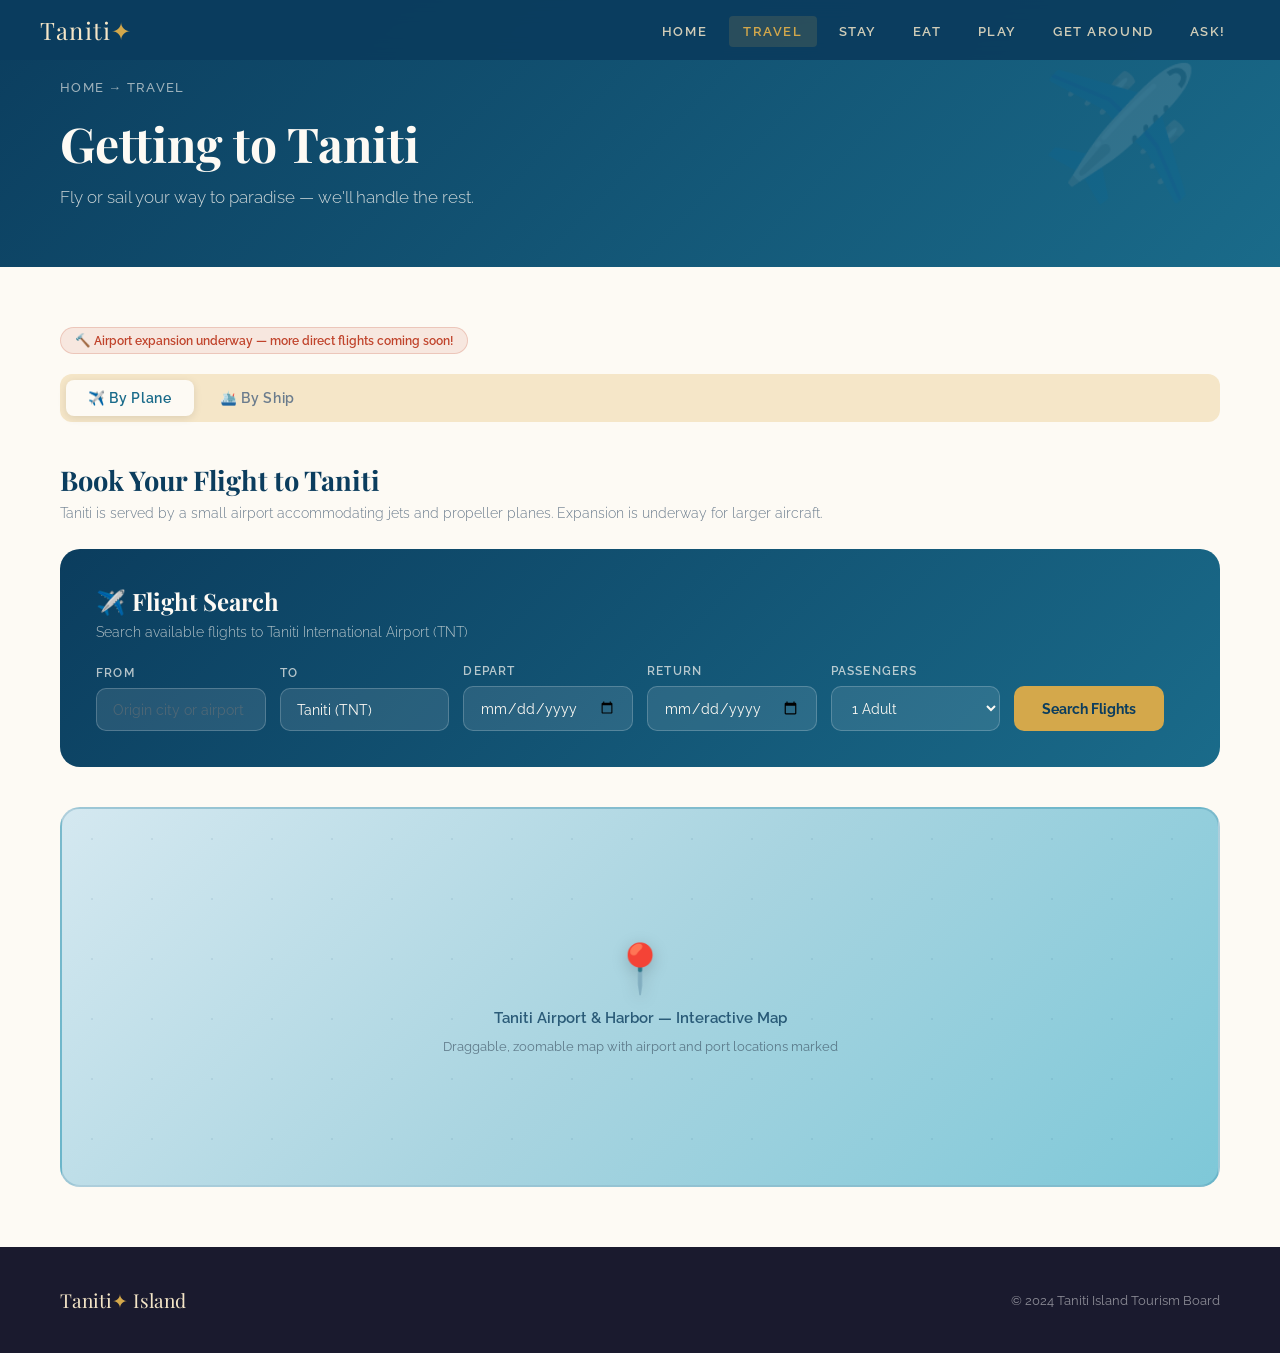
<file: travel.html>
<!DOCTYPE html>
<html lang="en">
<head>
<meta charset="UTF-8">
<meta name="viewport" content="width=device-width, initial-scale=1.0">
<title>Taniti Island — Travel</title>
<link rel="preconnect" href="https://fonts.googleapis.com">
<link href="https://fonts.googleapis.com/css2?family=Playfair+Display:ital,wght@0,400;0,700;1,400&family=Raleway:wght@300;400;500;600&display=swap" rel="stylesheet">
<link rel="stylesheet" href="styles.css">
<script src="script.js"></script>
</head>
<body>

<!-- NAVIGATION -->
<nav id="mainNav">
  <a class="nav-logo" href="index.html">Taniti<span>✦</span></a>
  <ul class="nav-links" id="navLinks">
    <li><a href="index.html" id="nav-home">Home</a></li>
    <li><a href="travel.html" class="active" id="nav-travel">Travel</a></li>
    <li><a href="stay.html" id="nav-stay">Stay</a></li>
    <li><a href="eat.html" id="nav-eat">Eat</a></li>
    <li><a href="play.html" id="nav-play">Play</a></li>
    <li><a href="getaround.html" id="nav-getaround">Get Around</a></li>
    <li><a href="ask.html" id="nav-ask">Ask!</a></li>
  </ul>
  <button class="hamburger" id="hamburger" onclick="toggleMenu()">
    <span></span><span></span><span></span>
  </button>
</nav>

<!-- PAGE CONTENT -->
<div class="section-hero" data-emoji="✈️">
  <div class="breadcrumb">Home → Travel</div>
  <h1>Getting to Taniti</h1>
  <p>Fly or sail your way to paradise — we'll handle the rest.</p>
</div>

<div class="content-area">
  <div class="info-badge">🔨 Airport expansion underway — more direct flights coming soon!</div>

  <div class="tabs">
    <button class="tab-btn active" onclick="switchTab('travel', 'plane')">✈️ By Plane</button>
    <button class="tab-btn" onclick="switchTab('travel', 'ship')">🛳️ By Ship</button>
  </div>

  <div id="travel-tab-plane" class="tab-content active">
    <h2 class="sub-heading">Book Your Flight to Taniti</h2>
    <p class="sub-desc">Taniti is served by a small airport accommodating jets and propeller planes. Expansion is underway for larger aircraft.</p>

    <div class="booking-widget">
      <h3>✈️ Flight Search</h3>
      <p>Search available flights to Taniti International Airport (TNT)</p>
      <div class="booking-form">
        <div class="form-group">
          <label>From</label>
          <input type="text" placeholder="Origin city or airport">
        </div>
        <div class="form-group">
          <label>To</label>
          <input type="text" value="Taniti (TNT)" readonly>
        </div>
        <div class="form-group">
          <label>Depart</label>
          <input type="date">
        </div>
        <div class="form-group">
          <label>Return</label>
          <input type="date">
        </div>
        <div class="form-group">
          <label>Passengers</label>
          <select>
            <option>1 Adult</option>
            <option>2 Adults</option>
            <option>2 Adults, 1 Child</option>
            <option>2 Adults, 2 Children</option>
          </select>
        </div>
        <div class="form-group">
          <label>&nbsp;</label>
          <button class="btn-book" onclick="showConfirmation()">Search Flights</button>
        </div>
      </div>
    </div>
  </div>

  <div id="travel-tab-ship" class="tab-content">
    <h2 class="sub-heading">Arrive by Cruise Ship</h2>
    <p class="sub-desc">A small cruise ship docks in Yellow Leaf Bay once per week, making Taniti a perfect port of call.</p>

    <div class="booking-widget">
      <h3>🛳️ Cruise Booking</h3>
      <p>Check cruise itineraries with a Taniti port stop at Yellow Leaf Bay</p>
      <div class="booking-form">
        <div class="form-group">
          <label>Departure Port</label>
          <select>
            <option>Select departure...</option>
            <option>Honolulu, HI</option>
            <option>San Francisco, CA</option>
            <option>Seattle, WA</option>
            <option>Los Angeles, CA</option>
          </select>
        </div>
        <div class="form-group">
          <label>Travel Month</label>
          <input type="month">
        </div>
        <div class="form-group">
          <label>Guests</label>
          <select>
            <option>2 Guests</option>
            <option>3 Guests</option>
            <option>4 Guests</option>
          </select>
        </div>
        <div class="form-group">
          <label>&nbsp;</label>
          <button class="btn-book" onclick="showConfirmation()">Search Cruises</button>
        </div>
      </div>
    </div>
  </div>

  <div id="confirmationTravel" class="confirmation-box">
    <div class="check">✅</div>
    <h3>Search Submitted!</h3>
    <p>We're searching the best options for you. A travel specialist will be in touch shortly.</p>
    <button class="btn btn-outline" style="margin-top:20px; border-color: rgba(255,255,255,0.5); color: white;" onclick="hideConfirmation('confirmationTravel')">Search Again</button>
  </div>

  <div class="map-container">
    <div class="map-pin">📍</div>
    <p>Taniti Airport & Harbor — Interactive Map</p>
    <span>Draggable, zoomable map with airport and port locations marked</span>
  </div>
</div>

<footer>
  <div class="logo">Taniti<span>✦</span> Island</div>
  <p>© 2024 Taniti Island Tourism Board</p>
</footer>

</body>
</html>
</file>
<file: styles.css>
/* ===== CSS VARIABLES ===== */
  :root {
    --sand: #F5E6C8;
    --deep-ocean: #0B3D5E;
    --ocean: #1A6B8A;
    --lagoon: #2AA5C0;
    --seafoam: #7ECECA;
    --palm: #2D7D3A;
    --leaf: #4CA85A;
    --volcano: #C0432B;
    --gold: #D4A84B;
    --white: #FDFAF4;
    --dark: #1A1A2E;
    --text: #2C3E50;
    --light-text: #6B7C8D;
    --nav-h: 60px;
  }

  * { margin: 0; padding: 0; box-sizing: border-box; }



  html { scroll-behavior: smooth; }

  body {
    font-family: 'Raleway', sans-serif;
    background: var(--white);
    color: var(--text);
    overflow-x: hidden;
  }

  /* ===== NAVIGATION ===== */
  nav {
    position: fixed;
    top: 0; left: 0; right: 0;
    z-index: 1000;
    height: var(--nav-h);
    background: rgba(11, 61, 94, 0.95);
    backdrop-filter: blur(10px);
    display: flex;
    align-items: center;
    justify-content: space-between;
    padding: 0 40px;
    transition: background 0.3s;
  }

  nav.scrolled { background: rgba(11, 61, 94, 1); }

  a { text-decoration: none; }

  .nav-logo {
    font-family: 'Playfair Display', serif;
    font-size: 1.5rem;
    color: var(--sand);
    text-decoration: none;
    letter-spacing: 0.05em;
  }

  .nav-logo span { color: var(--gold); }

  .nav-links {
    display: flex;
    gap: 8px;
    list-style: none;
  }

  .nav-links a {
    color: rgba(245, 230, 200, 0.85);
    text-decoration: none;
    font-size: 0.82rem;
    font-weight: 600;
    letter-spacing: 0.12em;
    text-transform: uppercase;
    padding: 8px 14px;
    border-radius: 4px;
    transition: all 0.2s;
  }

  .nav-links a:hover {
    color: var(--sand);
    background: rgba(255,255,255,0.1);
  }

  .nav-links a.active {
    color: var(--gold);
    background: rgba(212, 168, 75, 0.15);
  }

  .hamburger {
    display: none;
    flex-direction: column;
    gap: 5px;
    background: none;
    border: none;
    cursor: pointer;
    padding: 8px;
  }

  .hamburger span {
    display: block;
    width: 24px;
    height: 2px;
    background: var(--sand);
    transition: all 0.3s;
  }

  /* ===== PAGES / SECTIONS ===== */
  .page {
    display: none;
    min-height: 100vh;
    padding-top: var(--nav-h);
    animation: fadeIn 0.4s ease;
  }

  .page.active { display: block; }

  @keyframes fadeIn {
    from { opacity: 0; transform: translateY(10px); }
    to { opacity: 1; transform: translateY(0); }
  }

  /* ===== HERO ===== */
  .hero {
    min-height: calc(80vh - var(--nav-h));
    background: linear-gradient(160deg, var(--deep-ocean) 0%, var(--ocean) 40%, var(--lagoon) 70%, var(--seafoam) 100%);
    position: relative;
    display: flex;
    align-items: center;
    overflow: hidden;
  }

  .hero::before {
    content: '';
    position: absolute;
    inset: 0;
    background: url("data:image/svg+xml,%3Csvg xmlns='http://www.w3.org/2000/svg' width='100%25' height='100%25'%3E%3Cdefs%3E%3CradialGradient id='a' cx='50%25' cy='50%25'%3E%3Cstop offset='0' stop-color='%23ffffff' stop-opacity='.03'/%3E%3Cstop offset='1' stop-color='%23000000' stop-opacity='.15'/%3E%3C/radialGradient%3E%3C/defs%3E%3Crect width='100%25' height='100%25' fill='url(%23a)'/%3E%3C/svg%3E");
  }

  /* Wave decoration */
  .waves {
    position: absolute;
    bottom: 0; left: 0; right: 0;
    height: 100px;
    overflow: hidden;
  }

  .waves svg { display: block; width: 200%; animation: wave 8s linear infinite; }

  @keyframes wave {
    from { transform: translateX(0); }
    to { transform: translateX(-50%); }
  }

  .hero-content {
    position: relative;
    z-index: 2;
    max-width: 750px;
    padding: 60px 60px 120px;
  }

  .hero-eyebrow {
    display: inline-block;
    color: var(--gold);
    font-size: 0.78rem;
    font-weight: 600;
    letter-spacing: 0.3em;
    text-transform: uppercase;
    margin-bottom: 20px;
    border: 1px solid rgba(212,168,75,0.4);
    padding: 6px 16px;
    border-radius: 20px;
  }

  .hero h1 {
    font-family: 'Playfair Display', serif;
    font-size: clamp(2.8rem, 6vw, 5.5rem);
    color: var(--white);
    line-height: 1.1;
    margin-bottom: 24px;
  }

  .hero h1 em {
    font-style: italic;
    color: var(--seafoam);
  }

  .hero p {
    font-size: 1.1rem;
    color: rgba(253, 250, 244, 0.85);
    line-height: 1.7;
    max-width: 520px;
    margin-bottom: 40px;
    font-weight: 300;
  }

  .hero-btns { display: flex; gap: 16px; flex-wrap: wrap; }

  .btn {
    display: inline-block;
    padding: 14px 32px;
    border-radius: 50px;
    font-family: 'Raleway', sans-serif;
    font-size: 0.85rem;
    font-weight: 700;
    letter-spacing: 0.1em;
    text-transform: uppercase;
    cursor: pointer;
    border: none;
    transition: all 0.3s;
    text-decoration: none;
  }

  .btn-primary {
    display: inline-block;
    padding: 14px 32px;
    border-radius: 50px;
    font-family: 'Raleway', sans-serif;
    font-size: 0.85rem;
    font-weight: 700;
    letter-spacing: 0.1em;
    text-transform: uppercase;
    cursor: pointer;
    border: none;
    transition: all 0.3s;
    text-decoration: none;
    background: var(--gold);
    color: var(--deep-ocean);
  }

  .btn-primary:hover {
    background: #e8bb55;
    transform: translateY(-2px);
    box-shadow: 0 8px 24px rgba(212,168,75,0.4);
  }

  .btn-outline {
    background: transparent;
    color: var(--white);
    border: 2px solid rgba(255,255,255,0.5);
  }

  .btn-outline:hover {
    border-color: var(--white);
    background: rgba(255,255,255,0.1);
    transform: translateY(-2px);
  }

  .btn-secondary {
    background: var(--light-text);
    color: var(--white);
    border: none;
    padding: 10px 20px;
    border-radius: 6px;
    font-family: 'Raleway', sans-serif;
    font-weight: 600;
    font-size: 0.85rem;
    cursor: pointer;
    transition: all 0.2s;
  }

  .btn-secondary:hover {
    background: #5a6c7d;
    transform: translateY(-1px);
  }

  /* Quick nav cards on hero */
  .quick-nav {
    position: absolute;
    bottom: 110px;
    right: 60px;
    display: flex;
    flex-direction: column;
    gap: 10px;
  }

  .quick-card {
    background: rgba(255,255,255,0.12);
    backdrop-filter: blur(8px);
    border: 1px solid rgba(255,255,255,0.2);
    border-radius: 12px;
    padding: 12px 20px;
    color: var(--white);
    cursor: pointer;
    transition: all 0.2s;
    text-align: right;
    font-size: 1.5rem;
    font-weight: 600;
    letter-spacing: 0.05em;
  }

  .quick-card:hover {
    background: rgba(255,255,255,0.2);
    transform: translateX(-4px);
  }

  .quick-card .icon { font-size: 2.0rem; margin-left: 8px; }
    
  @media (orientation: landscape) {
    .quick-nav { width: 25vw; }
    .quick-card { width: 100%; box-sizing: border-box; }
  }

  /* ===== ABOUT STRIP ===== */
  .about-strip {
    background: var(--sand);
    padding: 60px;
    display: flex;
    gap: 50px;
    align-items: flex-start;
  }

  .about-text { flex: 1; }

  .about-text h2 {
    font-family: 'Playfair Display', serif;
    font-size: 2rem;
    color: var(--deep-ocean);
    margin-bottom: 16px;
  }

  .about-text p {
    color: var(--text);
    line-height: 1.8;
    font-weight: 300;
    font-size: 1rem;
  }

  .island-stats {
    display: grid;
    grid-template-columns: 1fr 1fr;
    gap: 20px;
    min-width: 280px;
  }

  .stat-box {
    background: var(--white);
    border-radius: 12px;
    padding: 20px;
    text-align: center;
    box-shadow: 0 2px 12px rgba(0,0,0,0.06);
  }

  .stat-box .num {
    font-family: 'Playfair Display', serif;
    font-size: 1.8rem;
    color: var(--ocean);
    font-weight: 700;
  }

  .stat-box .label {
    font-size: 0.75rem;
    color: var(--light-text);
    font-weight: 600;
    letter-spacing: 0.08em;
    text-transform: uppercase;
    margin-top: 4px;
  }

  /* ===== SECTION STYLES ===== */
  .section-hero {
    background: linear-gradient(135deg, var(--deep-ocean) 0%, var(--ocean) 100%);
    padding: 80px 60px 60px;
    color: var(--white);
    position: relative;
    overflow: hidden;
  }

  .section-hero::after {
    content: attr(data-emoji);
    position: absolute;
    right: 80px;
    top: 50%;
    transform: translateY(-50%);
    font-size: 8rem;
    opacity: 0.15;
  }

  .section-hero h1 {
    font-family: 'Playfair Display', serif;
    font-size: 3rem;
    margin-bottom: 12px;
  }

  .section-hero p {
    font-size: 1.05rem;
    opacity: 0.8;
    font-weight: 300;
    max-width: 600px;
  }

  .breadcrumb {
    font-size: 0.8rem;
    opacity: 0.6;
    margin-bottom: 16px;
    font-weight: 500;
    letter-spacing: 0.1em;
    text-transform: uppercase;
  }

  .content-area { padding: 60px; }

  /* ===== TABS ===== */
  .tabs {
    display: flex;
    gap: 4px;
    background: var(--sand);
    border-radius: 12px;
    padding: 6px;
    margin-bottom: 40px;
    flex-wrap: wrap;
  }

  .tab-btn {
    padding: 10px 22px;
    border-radius: 8px;
    border: none;
    background: transparent;
    color: var(--light-text);
    font-family: 'Raleway', sans-serif;
    font-size: 0.85rem;
    font-weight: 600;
    cursor: pointer;
    transition: all 0.2s;
    letter-spacing: 0.05em;
  }

  .tab-btn.active {
    background: var(--white);
    color: var(--ocean);
    box-shadow: 0 2px 8px rgba(0,0,0,0.1);
  }

  .tab-content { display: none; }
  .tab-content.active { display: block; animation: fadeIn 0.3s ease; }

  /* ===== CARDS ===== */
  .card-grid {
    display: grid;
    grid-template-columns: repeat(auto-fill, minmax(280px, 1fr));
    gap: 24px;
    margin-bottom: 40px;
  }

  .card {
    background: var(--white);
    border-radius: 16px;
    overflow: hidden;
    box-shadow: 0 4px 20px rgba(0,0,0,0.08);
    transition: all 0.3s;
    border: 1px solid rgba(0,0,0,0.05);
  }

  .card:hover {
    transform: translateY(-4px);
    box-shadow: 0 12px 40px rgba(0,0,0,0.12);
  }

  .card-img {
    height: 180px;
    display: flex;
    align-items: center;
    justify-content: center;
    font-size: 4rem;
  }

  .card-body { padding: 24px; }

  .card-body h3 {
    font-family: 'Playfair Display', serif;
    font-size: 1.25rem;
    color: var(--deep-ocean);
    margin-bottom: 8px;
  }

  .card-body p {
    color: var(--light-text);
    font-size: 0.9rem;
    line-height: 1.6;
    font-weight: 300;
  }

  .card-tag {
    display: inline-block;
    font-size: 0.72rem;
    font-weight: 700;
    letter-spacing: 0.1em;
    text-transform: uppercase;
    padding: 4px 10px;
    border-radius: 20px;
    margin-bottom: 12px;
  }

  .tag-local { background: rgba(76,168,90,0.15); color: var(--palm); }
  .tag-resort { background: rgba(212,168,75,0.2); color: #9a7410; }
  .tag-budget { background: rgba(26,107,138,0.15); color: var(--ocean); }
  .tag-family { background: rgba(192,67,43,0.12); color: var(--volcano); }
  .tag-outdoor { background: rgba(45,125,58,0.15); color: var(--palm); }
  .tag-culture { background: rgba(212,168,75,0.2); color: #9a7410; }
  .tag-water { background: rgba(42,165,192,0.15); color: var(--ocean); }
  .tag-rainy { background: rgba(107,124,141,0.15); color: var(--light-text); }

  /* ===== BOOKING WIDGET ===== */
  .booking-widget {
    background: linear-gradient(135deg, var(--deep-ocean), var(--ocean));
    border-radius: 20px;
    padding: 36px;
    margin-bottom: 40px;
    color: var(--white);
  }

  .booking-widget h3 {
    font-family: 'Playfair Display', serif;
    font-size: 1.5rem;
    margin-bottom: 6px;
  }

  .booking-widget p { opacity: 0.7; font-size: 0.9rem; margin-bottom: 24px; font-weight: 300; }

  .booking-form {
    display: grid;
    grid-template-columns: repeat(auto-fit, minmax(160px, 1fr));
    gap: 14px;
    align-items: end;
  }

  .form-group label {
    display: block;
    font-size: 0.75rem;
    font-weight: 600;
    letter-spacing: 0.1em;
    text-transform: uppercase;
    opacity: 0.7;
    margin-bottom: 8px;
  }

  .form-group input,
  .form-group select {
    width: 100%;
    padding: 12px 16px;
    border-radius: 10px;
    border: 1px solid rgba(255,255,255,0.2);
    background: rgba(255,255,255,0.1);
    color: var(--white);
    font-family: 'Raleway', sans-serif;
    font-size: 0.9rem;
    outline: none;
    transition: border 0.2s;
  }

  .form-group input::placeholder { opacity: 0.5; }

  .form-group input:focus,
  .form-group select:focus {
    border-color: rgba(255,255,255,0.5);
    background: rgba(255,255,255,0.15);
  }

  .form-group select option { background: var(--deep-ocean); }

  .btn-book {
    padding: 14px 28px;
    border-radius: 10px;
    background: var(--gold);
    color: var(--deep-ocean);
    font-family: 'Raleway', sans-serif;
    font-weight: 700;
    font-size: 0.9rem;
    border: none;
    cursor: pointer;
    transition: all 0.2s;
    white-space: nowrap;
  }

  .btn-book:hover { background: #e8bb55; transform: translateY(-1px); }

  /* ===== CONTACT FORM ===== */
  .contact-form {
    max-width: 500px;
    margin: 0 auto;
  }

  .contact-form .form-group {
    margin-bottom: 20px;
  }

  .contact-form .form-group label {
    display: block;
    font-size: 0.85rem;
    font-weight: 600;
    color: var(--text);
    margin-bottom: 8px;
    text-transform: none;
    letter-spacing: normal;
    opacity: 1;
  }

  .contact-form .form-group input,
  .contact-form .form-group select,
  .contact-form .form-group textarea {
    width: 100%;
    padding: 12px 16px;
    border: 2px solid #e1e8ed;
    border-radius: 8px;
    background: var(--white);
    color: var(--text);
    font-family: 'Raleway', sans-serif;
    font-size: 0.95rem;
    outline: none;
    transition: all 0.2s;
    box-sizing: border-box;
  }

  .contact-form .form-group textarea {
    resize: vertical;
    min-height: 120px;
    font-family: 'Raleway', sans-serif;
  }

  .contact-form .form-group input::placeholder,
  .contact-form .form-group textarea::placeholder {
    color: var(--light-text);
    opacity: 0.7;
  }

  .contact-form .form-group input:focus,
  .contact-form .form-group select:focus,
  .contact-form .form-group textarea:focus {
    border-color: var(--lagoon);
    background: var(--white);
    box-shadow: 0 0 0 3px rgba(42, 165, 192, 0.1);
  }

  .contact-form .form-group select {
    cursor: pointer;
  }

  .contact-form .form-group select option {
    background: var(--white);
    color: var(--text);
  }

  /* ===== CONTACT INFO ===== */
  .contact-info {
    margin-top: 40px;
    padding-top: 30px;
    border-top: 1px solid #e1e8ed;
  }

  .contact-info h3 {
    font-family: 'Playfair Display', serif;
    color: var(--text);
    margin-bottom: 20px;
    font-size: 1.2rem;
  }

  .contact-methods {
    display: grid;
    grid-template-columns: repeat(auto-fit, minmax(200px, 1fr));
    gap: 20px;
  }

  .contact-method {
    display: flex;
    align-items: center;
    gap: 12px;
    padding: 16px;
    background: #f8f9fa;
    border-radius: 8px;
    border: 1px solid #e1e8ed;
  }

  .contact-icon {
    font-size: 1.5rem;
    opacity: 0.8;
  }

  .contact-method strong {
    color: var(--text);
    font-weight: 600;
    font-size: 0.9rem;
  }

  .contact-method div {
    color: var(--light-text);
    font-size: 0.85rem;
    line-height: 1.4;
  }

  /* ===== TRANSPORT CARDS ===== */
  .transport-grid {
    display: grid;
    grid-template-columns: repeat(auto-fill, minmax(240px, 1fr));
    gap: 20px;
  }

  .transport-card {
    background: var(--white);
    border-radius: 16px;
    padding: 28px;
    box-shadow: 0 4px 20px rgba(0,0,0,0.06);
    border-left: 4px solid var(--lagoon);
    transition: transform 0.2s;
  }

  .transport-card:hover { transform: translateY(-3px); }

  .transport-card .t-icon { font-size: 2.5rem; margin-bottom: 14px; }

  .transport-card h3 {
    font-family: 'Playfair Display', serif;
    font-size: 1.15rem;
    color: var(--deep-ocean);
    margin-bottom: 8px;
  }

  .transport-card p {
    color: var(--light-text);
    font-size: 0.88rem;
    line-height: 1.6;
    font-weight: 300;
  }

  /* ===== MAP PLACEHOLDER ===== */
  .map-container {
    background: linear-gradient(135deg, #d4e8f0 0%, #a8d4e0 50%, #7ec8d8 100%);
    border-radius: 20px;
    height: 380px;
    display: flex;
    align-items: center;
    justify-content: center;
    flex-direction: column;
    gap: 12px;
    margin-top: 40px;
    position: relative;
    overflow: hidden;
    border: 2px solid rgba(26,107,138,0.2);
  }

  .map-container::before {
    content: '';
    position: absolute;
    inset: 0;
    background: url("data:image/svg+xml,%3Csvg xmlns='http://www.w3.org/2000/svg' width='60' height='60'%3E%3Ccircle cx='30' cy='30' r='1' fill='rgba(11,61,94,0.1)'/%3E%3C/svg%3E") repeat;
  }

  .map-pin {
    font-size: 3rem;
    filter: drop-shadow(0 4px 8px rgba(0,0,0,0.2));
    animation: bounce 2s ease-in-out infinite;
  }

  @keyframes bounce {
    0%, 100% { transform: translateY(0); }
    50% { transform: translateY(-10px); }
  }

  .map-container p {
    color: var(--deep-ocean);
    font-weight: 600;
    font-size: 0.95rem;
    opacity: 0.8;
    position: relative;
  }

  .map-container span {
    font-size: 0.8rem;
    opacity: 0.6;
    position: relative;
  }

  /* ===== RESTAURANT ITEMS ===== */
  .restaurant-list { display: flex; flex-direction: column; gap: 16px; }

  .restaurant-item {
    background: var(--white);
    border-radius: 14px;
    padding: 20px 24px;
    display: flex;
    align-items: center;
    gap: 20px;
    box-shadow: 0 2px 12px rgba(0,0,0,0.06);
    transition: transform 0.2s;
  }

  .restaurant-item:hover { transform: translateX(4px); }

  .r-icon {
    width: 56px;
    height: 56px;
    border-radius: 14px;
    display: flex;
    align-items: center;
    justify-content: center;
    font-size: 1.6rem;
    flex-shrink: 0;
  }

  .restaurant-item h4 {
    font-family: 'Playfair Display', serif;
    font-size: 1.05rem;
    color: var(--deep-ocean);
    margin-bottom: 4px;
  }

  .restaurant-item p {
    font-size: 0.85rem;
    color: var(--light-text);
    font-weight: 300;
  }

  .r-location {
    margin-left: auto;
    font-size: 0.78rem;
    font-weight: 600;
    color: var(--light-text);
    letter-spacing: 0.08em;
    text-transform: uppercase;
    text-align: right;
    flex-shrink: 0;
  }

  /* ===== FAQ ===== */
  .faq-list { display: flex; flex-direction: column; gap: 12px; }

  .faq-item {
    background: var(--white);
    border-radius: 14px;
    overflow: hidden;
    box-shadow: 0 2px 10px rgba(0,0,0,0.06);
  }

  .faq-question {
    width: 100%;
    padding: 20px 24px;
    background: none;
    border: none;
    text-align: left;
    font-family: 'Raleway', sans-serif;
    font-size: 0.95rem;
    font-weight: 600;
    color: var(--deep-ocean);
    cursor: pointer;
    display: flex;
    justify-content: space-between;
    align-items: center;
    transition: background 0.2s;
  }

  .faq-question:hover { background: rgba(26,107,138,0.05); }

  .faq-question.open { color: var(--ocean); }

  .faq-arrow {
    transition: transform 0.3s;
    color: var(--lagoon);
    font-size: 1.1rem;
  }

  .faq-question.open .faq-arrow { transform: rotate(180deg); }

  .faq-answer {
    max-height: 0;
    overflow: hidden;
    transition: max-height 0.35s ease;
  }

  .faq-answer-inner {
    padding: 0 24px 20px;
    color: var(--light-text);
    font-size: 0.9rem;
    line-height: 1.7;
    font-weight: 300;
    border-top: 1px solid rgba(0,0,0,0.05);
    padding-top: 16px;
  }

  /* ===== CONTACT FORM ===== */
  .contact-form {
    background: var(--white);
    border-radius: 20px;
    padding: 40px;
    box-shadow: 0 4px 24px rgba(0,0,0,0.08);
    max-width: 640px;
  }

  .contact-form h3 {
    font-family: 'Playfair Display', serif;
    font-size: 1.6rem;
    color: var(--deep-ocean);
    margin-bottom: 8px;
  }

  .contact-form > p {
    color: var(--light-text);
    font-size: 0.9rem;
    margin-bottom: 28px;
    font-weight: 300;
  }

  .cf-group { margin-bottom: 20px; }

  .cf-group label {
    display: block;
    font-size: 0.8rem;
    font-weight: 700;
    letter-spacing: 0.08em;
    text-transform: uppercase;
    color: var(--deep-ocean);
    margin-bottom: 8px;
  }

  .cf-group input,
  .cf-group textarea,
  .cf-group select {
    width: 100%;
    padding: 13px 16px;
    border: 1.5px solid #e0e7ed;
    border-radius: 10px;
    font-family: 'Raleway', sans-serif;
    font-size: 0.9rem;
    color: var(--text);
    outline: none;
    transition: border 0.2s;
    background: var(--white);
  }

  .cf-group input:focus,
  .cf-group textarea:focus,
  .cf-group select:focus {
    border-color: var(--lagoon);
    box-shadow: 0 0 0 3px rgba(42,165,192,0.15);
  }

  .cf-group textarea { height: 120px; resize: vertical; }

  /* ===== FAQ SEARCH ===== */
  .faq-search-wrap {
    position: relative;
    margin-bottom: 28px;
  }

  .faq-search {
    width: 100%;
    padding: 14px 20px 14px 48px;
    border: 1.5px solid #e0e7ed;
    border-radius: 50px;
    font-family: 'Raleway', sans-serif;
    font-size: 0.95rem;
    outline: none;
    transition: border 0.2s;
    background: var(--white);
  }

  .faq-search:focus { border-color: var(--lagoon); }

  .faq-search-icon {
    position: absolute;
    left: 18px;
    top: 50%;
    transform: translateY(-50%);
    color: var(--light-text);
    font-size: 1rem;
  }

  /* ===== CONFIRMATION ===== */
  .confirmation-box {
    background: linear-gradient(135deg, var(--palm), var(--leaf));
    color: var(--white);
    border-radius: 20px;
    padding: 50px;
    text-align: center;
    display: none;
  }

  .confirmation-box.show { display: block; animation: fadeIn 0.4s ease; }

  .confirmation-box .check { font-size: 4rem; margin-bottom: 16px; }

  .confirmation-box h3 {
    font-family: 'Playfair Display', serif;
    font-size: 2rem;
    margin-bottom: 12px;
  }

  .confirmation-box p { opacity: 0.85; font-weight: 300; font-size: 1rem; }

  /* ===== FOOTER ===== */
  footer {
    background: var(--dark);
    color: rgba(255,255,255,0.5);
    padding: 40px 60px;
    display: flex;
    justify-content: space-between;
    align-items: center;
    flex-wrap: wrap;
    gap: 20px;
  }

  footer .logo {
    font-family: 'Playfair Display', serif;
    font-size: 1.2rem;
    color: var(--sand);
  }

  footer .logo span { color: var(--gold); }

  footer p { font-size: 0.8rem; }

  footer nav-links { display: flex; gap: 20px; }

  .info-badge {
    display: inline-flex;
    align-items: center;
    gap: 6px;
    background: rgba(192,67,43,0.1);
    color: var(--volcano);
    border: 1px solid rgba(192,67,43,0.2);
    border-radius: 20px;
    padding: 5px 14px;
    font-size: 0.78rem;
    font-weight: 600;
    margin-bottom: 20px;
  }

  .section-divider {
    height: 3px;
    background: linear-gradient(90deg, var(--lagoon), var(--seafoam), transparent);
    border: none;
    margin: 40px 0;
  }

  h2.sub-heading {
    font-family: 'Playfair Display', serif;
    font-size: 1.7rem;
    color: var(--deep-ocean);
    margin-bottom: 6px;
  }

  p.sub-desc {
    color: var(--light-text);
    font-size: 0.9rem;
    margin-bottom: 28px;
    font-weight: 300;
  }

  /* ===== RESPONSIVE ===== */
  @media (max-width: 768px) {
    nav { padding: 0 20px; }

    .nav-links {
      display: none;
      position: absolute;
      top: var(--nav-h);
      left: 0; right: 0;
      background: var(--deep-ocean);
      flex-direction: column;
      padding: 20px;
      gap: 4px;
    }

    .nav-links.open { display: flex; }
    .hamburger { display: flex; }

    .hero-content { padding: 40px 24px 120px; }
    .quick-nav { display: none; }
    .about-strip { flex-direction: column; padding: 40px 24px; }
    .content-area { padding: 40px 24px; }
    .section-hero { padding: 60px 24px 40px; }
    footer { padding: 30px 24px; flex-direction: column; align-items: flex-start; }
    .booking-form { grid-template-columns: 1fr; }
    .tabs { flex-direction: column; }
  }
</file>
